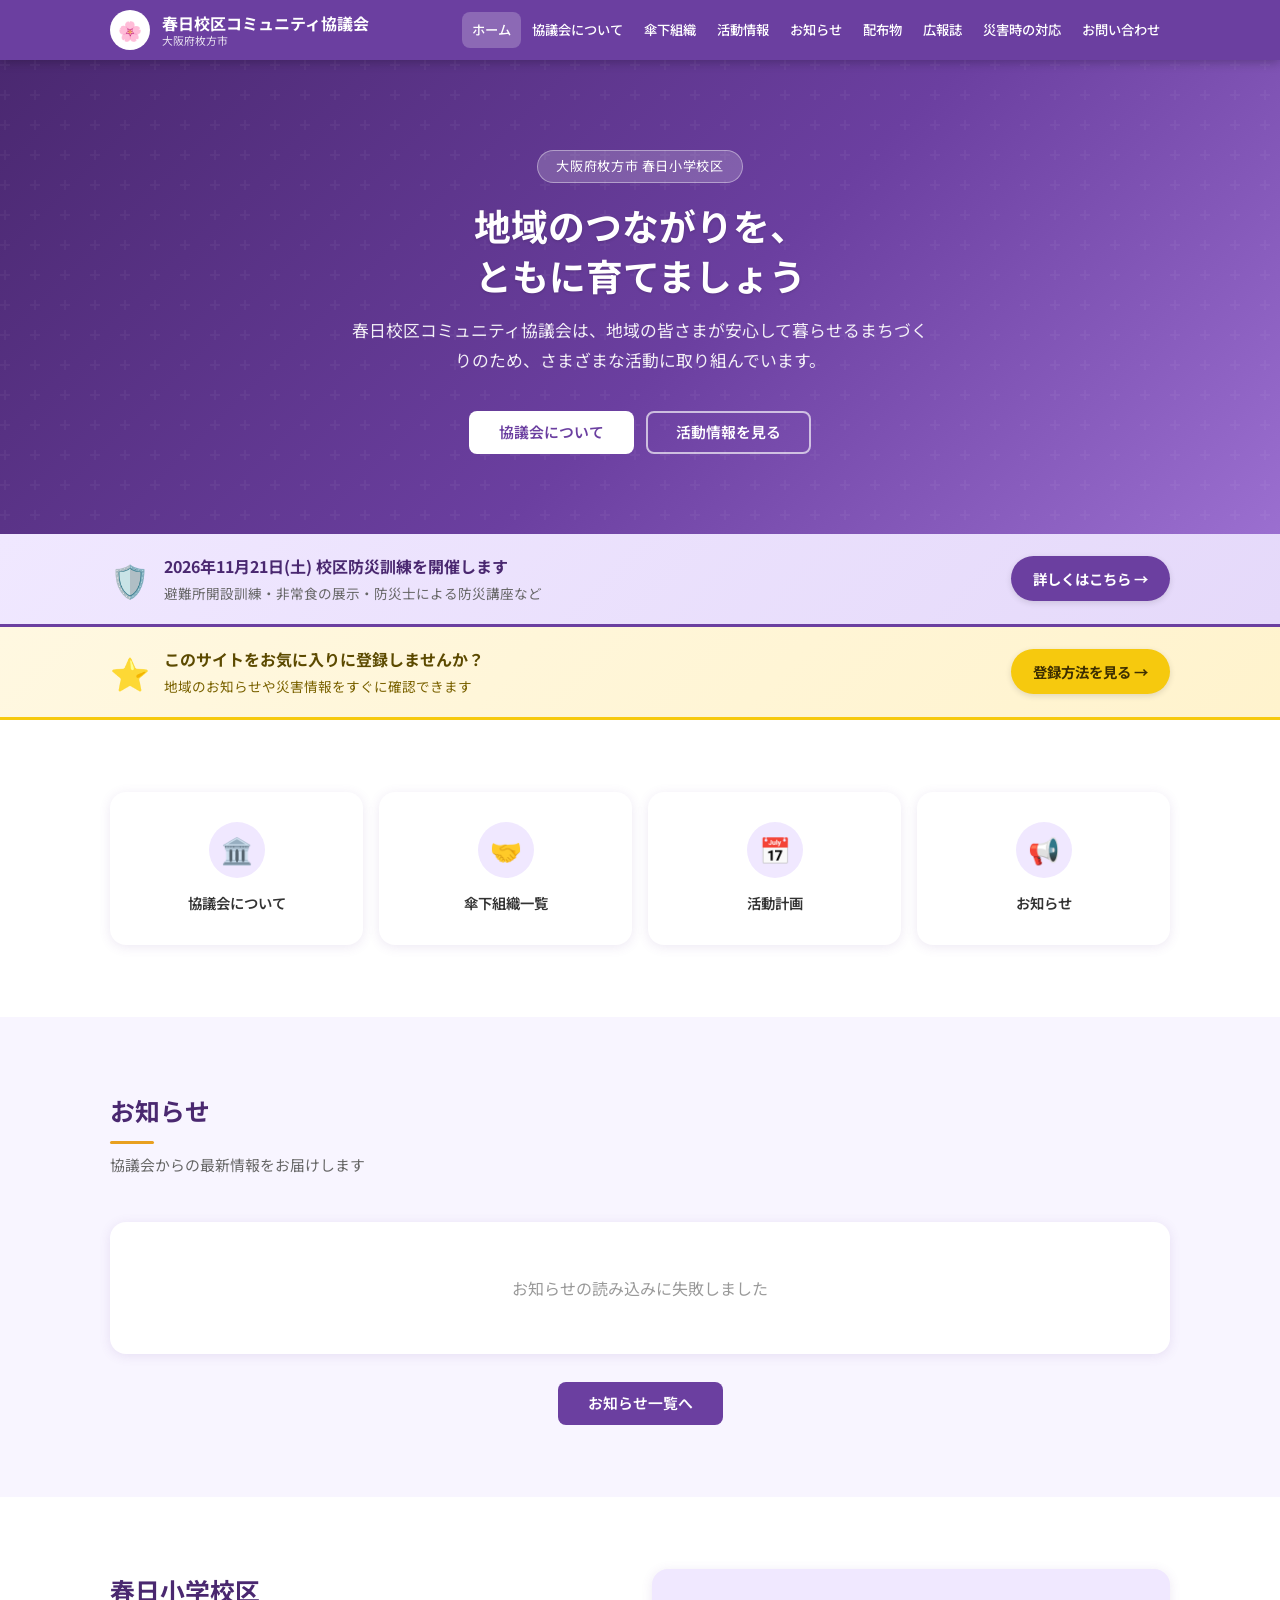
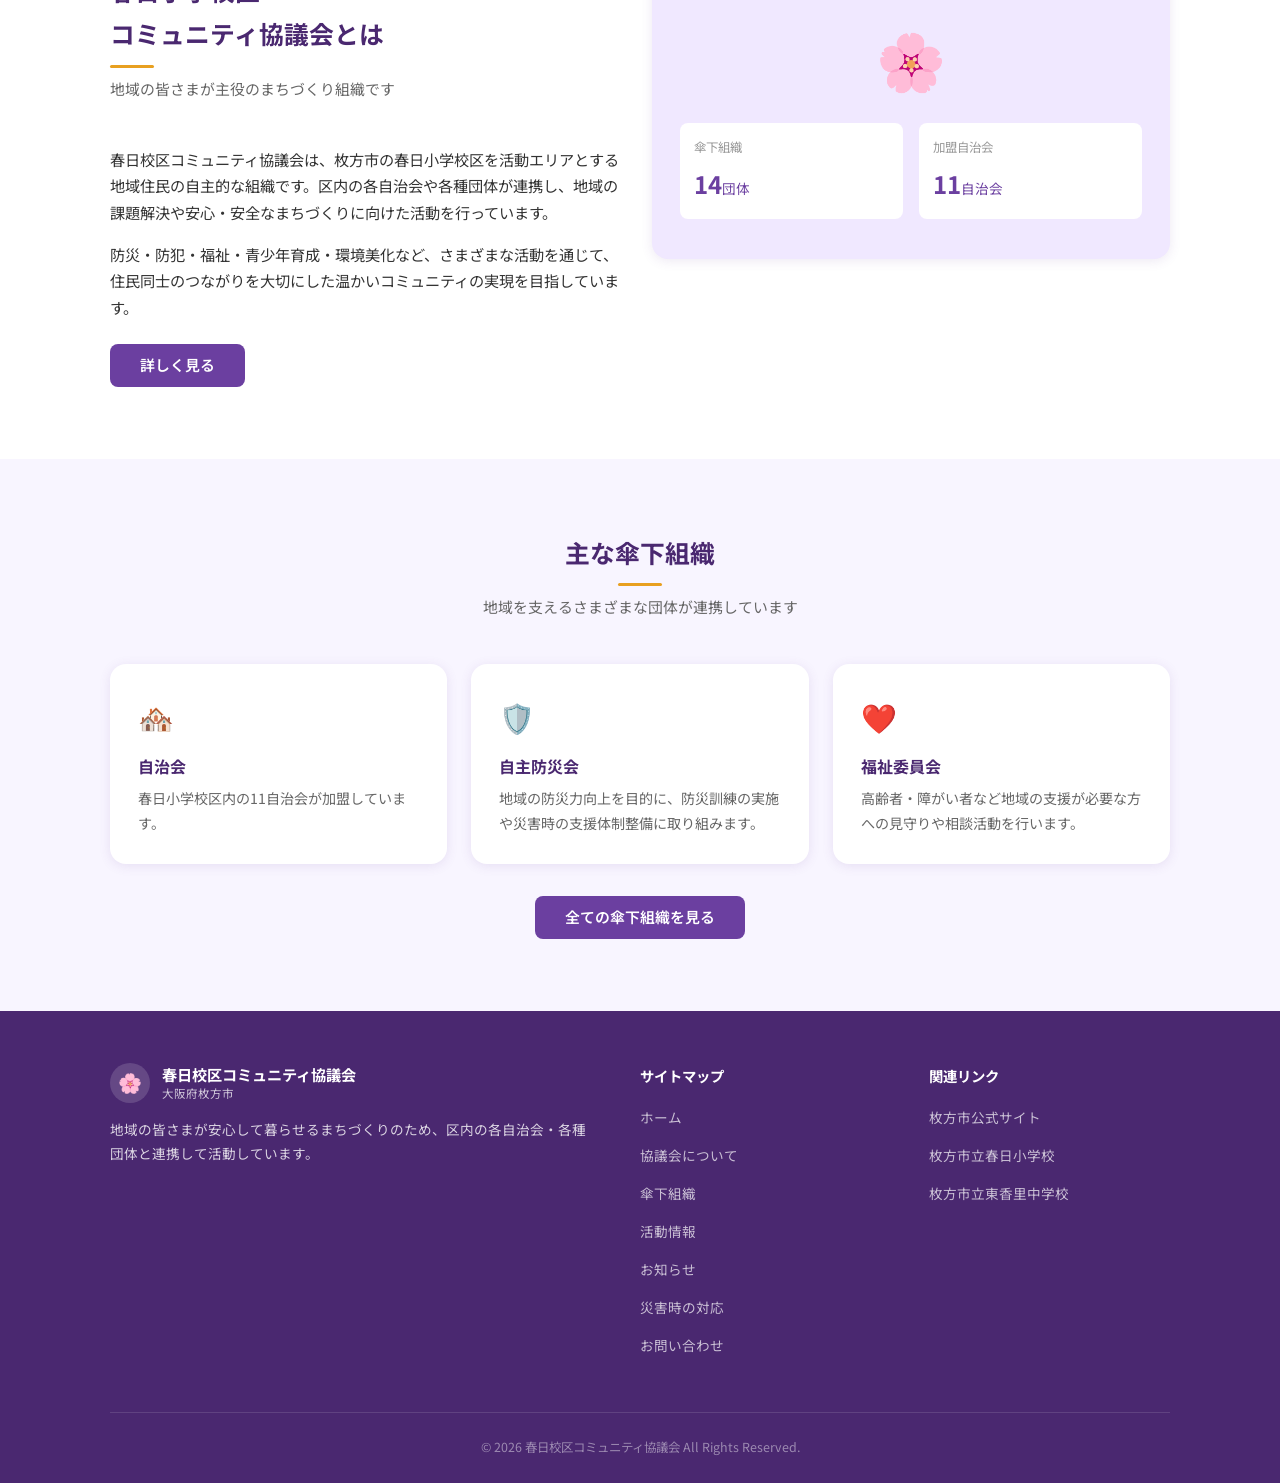
<file: index.html>
<!DOCTYPE html>
<html lang="ja">
<head>
  <meta charset="UTF-8">
  <meta name="viewport" content="width=device-width, initial-scale=1.0">
  <title>春日校区コミュニティ協議会</title>
  <meta name="description" content="大阪府枚方市 春日校区コミュニティ協議会の公式ウェブサイトです。地域の皆さまへのお知らせや活動情報を発信しています。">
  <link rel="canonical" href="https://hirakata-kasuga.github.io/">
  <link rel="preconnect" href="https://fonts.googleapis.com">
  <link href="https://fonts.googleapis.com/css2?family=Noto+Sans+JP:wght@400;500;700&display=swap" rel="stylesheet">
  <link rel="stylesheet" href="css/style.css">
  <script type="application/ld+json">
  {
    "@context": "https://schema.org",
    "@type": "Organization",
    "name": "春日校区コミュニティ協議会",
    "alternateName": "春日校区コミュニティ協議会（春日小学校区）",
    "url": "https://hirakata-kasuga.github.io/",
    "address": {
      "@type": "PostalAddress",
      "addressRegion": "大阪府",
      "addressLocality": "枚方市",
      "addressCountry": "JP"
    },
    "description": "大阪府枚方市 春日小学校区の地域住民組織。自治会・自主防災会・福祉委員会など傘下団体と連携し、防災・防犯・福祉・まちづくり活動を行っています。"
  }
  </script>
</head>
<body>

<!-- ── ヘッダー ── -->
<header class="site-header">
  <div class="header-inner">
    <a href="index.html" class="site-logo">
      <div class="logo-mark">🌸</div>
      <div class="logo-text">
        春日校区コミュニティ協議会
        <small>大阪府枚方市</small>
      </div>
    </a>
    <button class="nav-toggle" aria-label="メニューを開く" aria-expanded="false">
      <span></span><span></span><span></span>
    </button>
    <nav class="site-nav" aria-label="メインナビゲーション">
      <a href="index.html">ホーム</a>
      <a href="about.html">協議会について</a>
      <a href="organizations.html">傘下組織</a>
      <a href="activities.html">活動情報</a>
      <a href="news.html">お知らせ</a>
      <a href="haifubutsu.html">配布物</a>
      <a href="kouhou.html">広報誌</a>
      <a href="disaster.html">災害時の対応</a>
        <a href="contact.html">お問い合わせ</a>
    </nav>
  </div>
</header>

<!-- ── ヒーロー ── -->
<section class="hero">
  <div class="hero-content">
    <div class="hero-badge">大阪府枚方市 春日小学校区</div>
    <h1>地域のつながりを、<br>ともに育てましょう</h1>
    <p>春日校区コミュニティ協議会は、地域の皆さまが安心して暮らせるまちづくりのため、さまざまな活動に取り組んでいます。</p>
    <div class="hero-btns">
      <a href="about.html" class="btn btn-white">協議会について</a>
      <a href="activities.html" class="btn btn-outline">活動情報を見る</a>
    </div>
  </div>
</section>

<!-- ── 防災訓練告知バナー ── -->
<section style="background: linear-gradient(135deg, var(--primary-pale) 0%, #e5d9fa 100%); border-bottom: 3px solid var(--primary);">
  <div class="container" style="padding-top: 18px; padding-bottom: 18px;">
    <div style="display:flex; align-items:center; justify-content:space-between; flex-wrap:wrap; gap:12px;">
      <div style="display:flex; align-items:center; gap:14px;">
        <div style="font-size:2rem; line-height:1;">🛡️</div>
        <div>
          <div style="font-weight:700; color:var(--primary-dark); font-size:1rem;">2026年11月21日(土) 校区防災訓練を開催します</div>
          <div style="font-size:0.85rem; color:var(--text-light); margin-top:2px;">避難所開設訓練・非常食の展示・防災士による防災講座など</div>
        </div>
      </div>
      <a href="bousai-kunren.html" style="flex-shrink:0; background:var(--primary); color:white; font-weight:700; font-size:0.9rem; padding:10px 22px; border-radius:999px; text-decoration:none; white-space:nowrap; box-shadow:0 2px 6px rgba(0,0,0,0.12);">詳しくはこちら →</a>
    </div>
  </div>
</section>

<!-- ── お気に入り登録バナー ── -->
<section style="background: linear-gradient(135deg, #fff8e1 0%, #fff3cd 100%); border-bottom: 3px solid #f6c90e;">
  <div class="container" style="padding-top: 18px; padding-bottom: 18px;">
    <div style="display:flex; align-items:center; justify-content:space-between; flex-wrap:wrap; gap:12px;">
      <div style="display:flex; align-items:center; gap:14px;">
        <div style="font-size:2rem; line-height:1;">⭐</div>
        <div>
          <div style="font-weight:700; color:#5c4a00; font-size:1rem;">このサイトをお気に入りに登録しませんか？</div>
          <div style="font-size:0.85rem; color:#7a6200; margin-top:2px;">地域のお知らせや災害情報をすぐに確認できます</div>
        </div>
      </div>
      <a href="bookmark.html" style="flex-shrink:0; background:#f6c90e; color:#3d2e00; font-weight:700; font-size:0.9rem; padding:10px 22px; border-radius:999px; text-decoration:none; white-space:nowrap; box-shadow:0 2px 6px rgba(0,0,0,0.12);">登録方法を見る →</a>
    </div>
  </div>
</section>

<!-- ── クイックリンク ── -->
<section class="section">
  <div class="container">
    <div class="quick-links">
      <a href="about.html" class="quick-link">
        <div class="ql-icon">🏛️</div>
        <span>協議会について</span>
      </a>
      <a href="organizations.html" class="quick-link">
        <div class="ql-icon">🤝</div>
        <span>傘下組織一覧</span>
      </a>
      <a href="activities.html" class="quick-link">
        <div class="ql-icon">📅</div>
        <span>活動計画</span>
      </a>
      <a href="news.html" class="quick-link">
        <div class="ql-icon">📢</div>
        <span>お知らせ</span>
      </a>
    </div>
  </div>
</section>

<!-- ── お知らせ ── -->
<section class="section section-alt">
  <div class="container">
    <div class="section-head">
      <h2 class="section-title">お知らせ</h2>
      <p class="section-desc">協議会からの最新情報をお届けします</p>
    </div>

    <div class="card">
      <div id="indexNewsContainer"></div>
    </div>

    <div style="text-align:center; margin-top:28px;">
      <a href="news.html" class="btn btn-primary">お知らせ一覧へ</a>
    </div>
  </div>
</section>

<!-- ── 協議会紹介 ── -->
<section class="section">
  <div class="container">
    <div class="grid grid-2" style="align-items:start;">
      <div>
        <div class="section-head">
          <h2 class="section-title">春日小学校区<br>コミュニティ協議会とは</h2>
          <p class="section-desc">地域の皆さまが主役のまちづくり組織です</p>
        </div>
        <p style="margin-bottom:1em; font-size:0.95rem;">春日校区コミュニティ協議会は、枚方市の春日小学校区を活動エリアとする地域住民の自主的な組織です。区内の各自治会や各種団体が連携し、地域の課題解決や安心・安全なまちづくりに向けた活動を行っています。</p>
        <p style="margin-bottom:1em; font-size:0.95rem;">防災・防犯・福祉・青少年育成・環境美化など、さまざまな活動を通じて、住民同士のつながりを大切にした温かいコミュニティの実現を目指しています。</p>
        <a href="about.html" class="btn btn-primary" style="margin-top:8px;">詳しく見る</a>
      </div>
      <div>
        <div class="card" style="background:var(--primary-pale); border:none; text-align:center; padding:40px 28px;">
          <div style="font-size:3.5rem; margin-bottom:16px;">🌸</div>
          <div style="display:grid; grid-template-columns:1fr 1fr; gap:16px; text-align:left; margin-top:8px;">
            <div style="background:white; border-radius:var(--radius); padding:14px;">
              <div style="font-size:0.78rem; color:var(--text-muted); margin-bottom:4px;">傘下組織</div>
              <div style="font-size:1.5rem; font-weight:700; color:var(--primary);">14<span style="font-size:0.85rem; font-weight:400;">団体</span></div>
            </div>
            <div style="background:white; border-radius:var(--radius); padding:14px;">
              <div style="font-size:0.78rem; color:var(--text-muted); margin-bottom:4px;">加盟自治会</div>
              <div style="font-size:1.5rem; font-weight:700; color:var(--primary);">11<span style="font-size:0.85rem; font-weight:400;">自治会</span></div>
            </div>
          </div>
        </div>
      </div>
    </div>
  </div>
</section>

<!-- ── 傘下組織一部紹介 ── -->
<section class="section section-alt">
  <div class="container">
    <div class="section-head center">
      <h2 class="section-title">主な傘下組織</h2>
      <p class="section-desc">地域を支えるさまざまな団体が連携しています</p>
    </div>
    <div class="grid grid-3">
      <div class="card">
        <div style="font-size:1.8rem; margin-bottom:10px;">🏘️</div>
        <div style="font-weight:700; color:var(--primary-dark); margin-bottom:6px;">自治会</div>
        <p style="font-size:0.88rem; color:var(--text-light);">春日小学校区内の11自治会が加盟しています。</p>
      </div>
      <div class="card">
        <div style="font-size:1.8rem; margin-bottom:10px;">🛡️</div>
        <div style="font-weight:700; color:var(--primary-dark); margin-bottom:6px;">自主防災会</div>
        <p style="font-size:0.88rem; color:var(--text-light);">地域の防災力向上を目的に、防災訓練の実施や災害時の支援体制整備に取り組みます。</p>
      </div>
      <div class="card">
        <div style="font-size:1.8rem; margin-bottom:10px;">❤️</div>
        <div style="font-weight:700; color:var(--primary-dark); margin-bottom:6px;">福祉委員会</div>
        <p style="font-size:0.88rem; color:var(--text-light);">高齢者・障がい者など地域の支援が必要な方への見守りや相談活動を行います。</p>
      </div>
    </div>
    <div style="text-align:center; margin-top:32px;">
      <a href="organizations.html" class="btn btn-primary">全ての傘下組織を見る</a>
    </div>
  </div>
</section>

<!-- ── フッター ── -->
<footer class="site-footer">
  <div class="container">
    <div class="footer-grid">
      <div>
        <div class="footer-logo">
          <div class="logo-mark">🌸</div>
          <div class="footer-site-name">
            春日校区コミュニティ協議会
            <small>大阪府枚方市</small>
          </div>
        </div>
        <p class="footer-desc">地域の皆さまが安心して暮らせるまちづくりのため、区内の各自治会・各種団体と連携して活動しています。</p>
      </div>
      <div>
        <div class="footer-col-title">サイトマップ</div>
        <ul class="footer-nav">
          <li><a href="index.html">ホーム</a></li>
          <li><a href="about.html">協議会について</a></li>
          <li><a href="organizations.html">傘下組織</a></li>
          <li><a href="activities.html">活動情報</a></li>
          <li><a href="news.html">お知らせ</a></li>
          <li><a href="disaster.html">災害時の対応</a></li>
            <li><a href="contact.html">お問い合わせ</a></li>
        </ul>
      </div>
      <div>
        <div class="footer-col-title">関連リンク</div>
        <ul class="footer-nav">
          <li><a href="https://www.city.hirakata.osaka.jp/" target="_blank" rel="noopener">枚方市公式サイト</a></li>
            <li><a href="https://hirakata.schoolweb.ne.jp/2710043" target="_blank" rel="noopener">枚方市立春日小学校</a></li>
            <li><a href="https://hirakata.schoolweb.ne.jp/2720035" target="_blank" rel="noopener">枚方市立東香里中学校</a></li>
        </ul>
      </div>
    </div>
    <div class="footer-bottom">
      <p>&copy; 2026 春日校区コミュニティ協議会 All Rights Reserved.</p>
    </div>
  </div>
</footer>

<script src="js/config.js"></script>
<script src="js/sheets.js"></script>
<script src="js/main.js"></script>
<script src="js/index.js"></script>
</body>
</html>
</file>
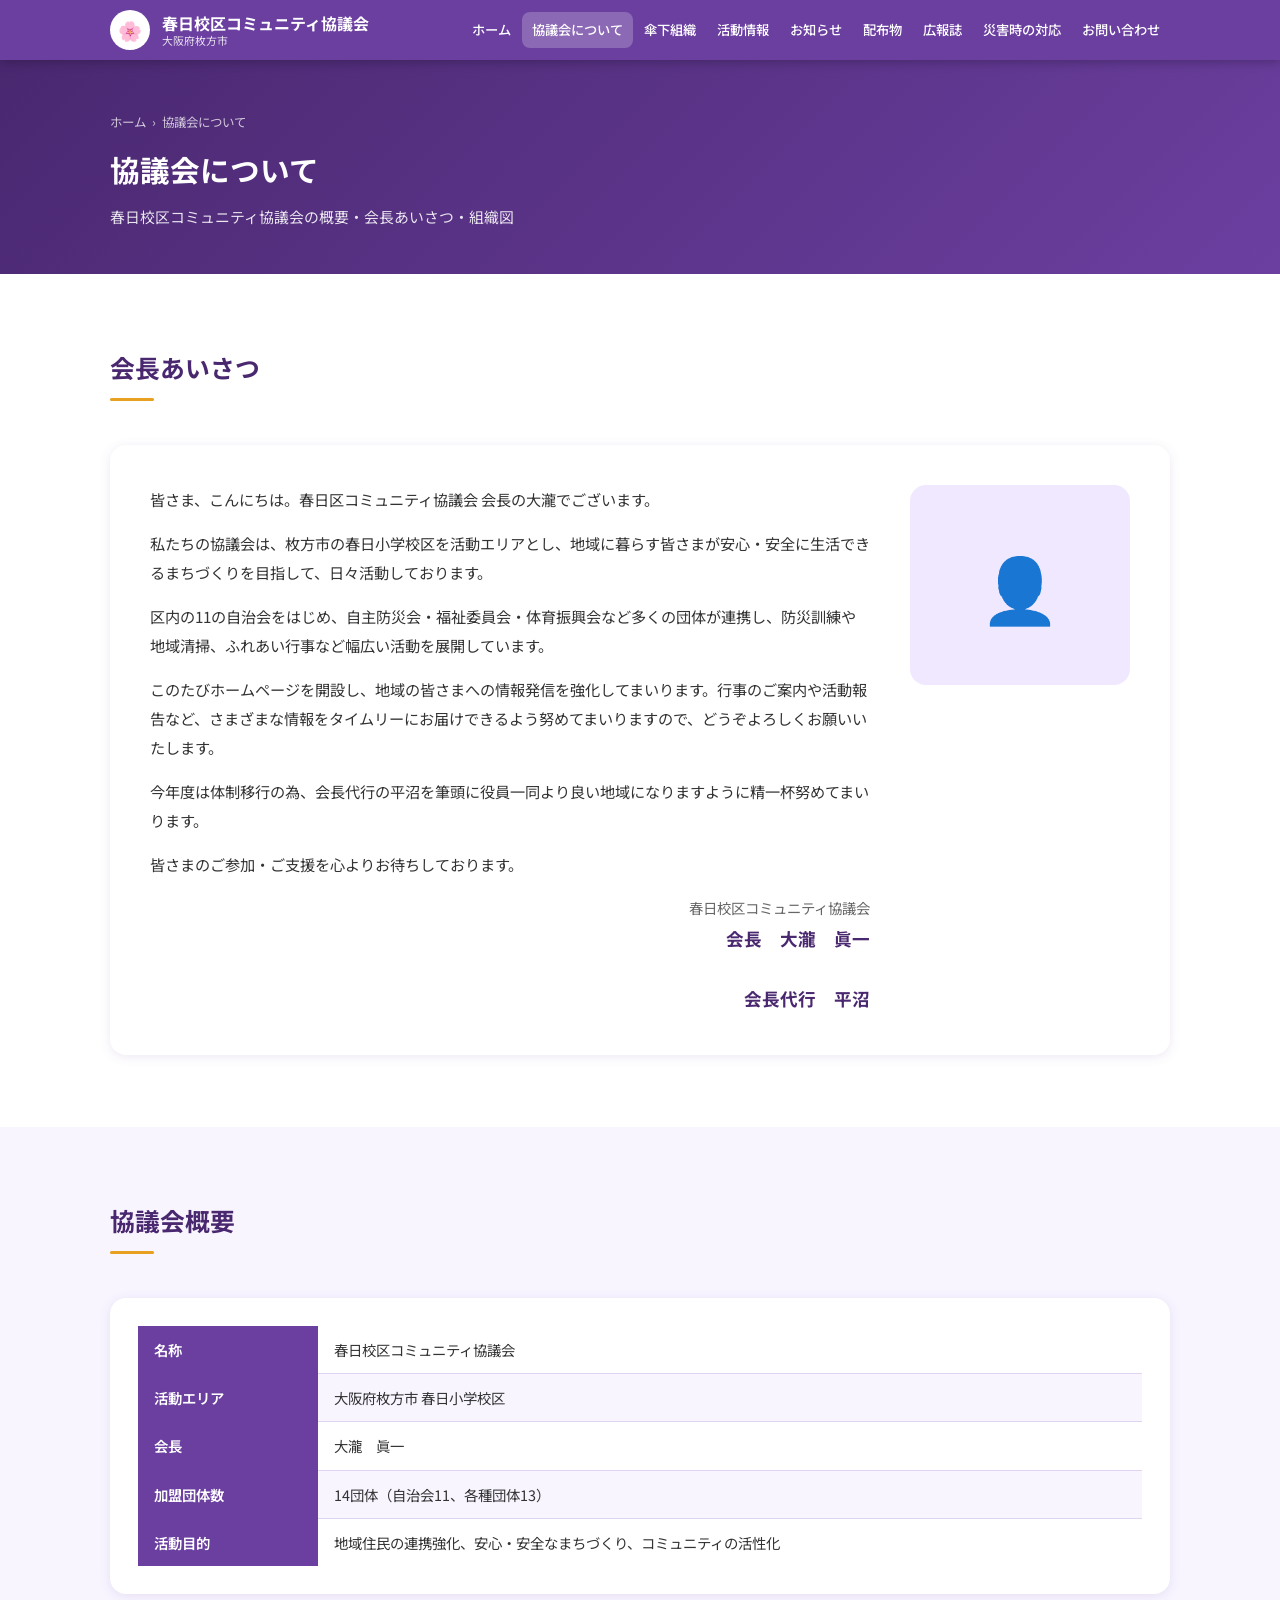
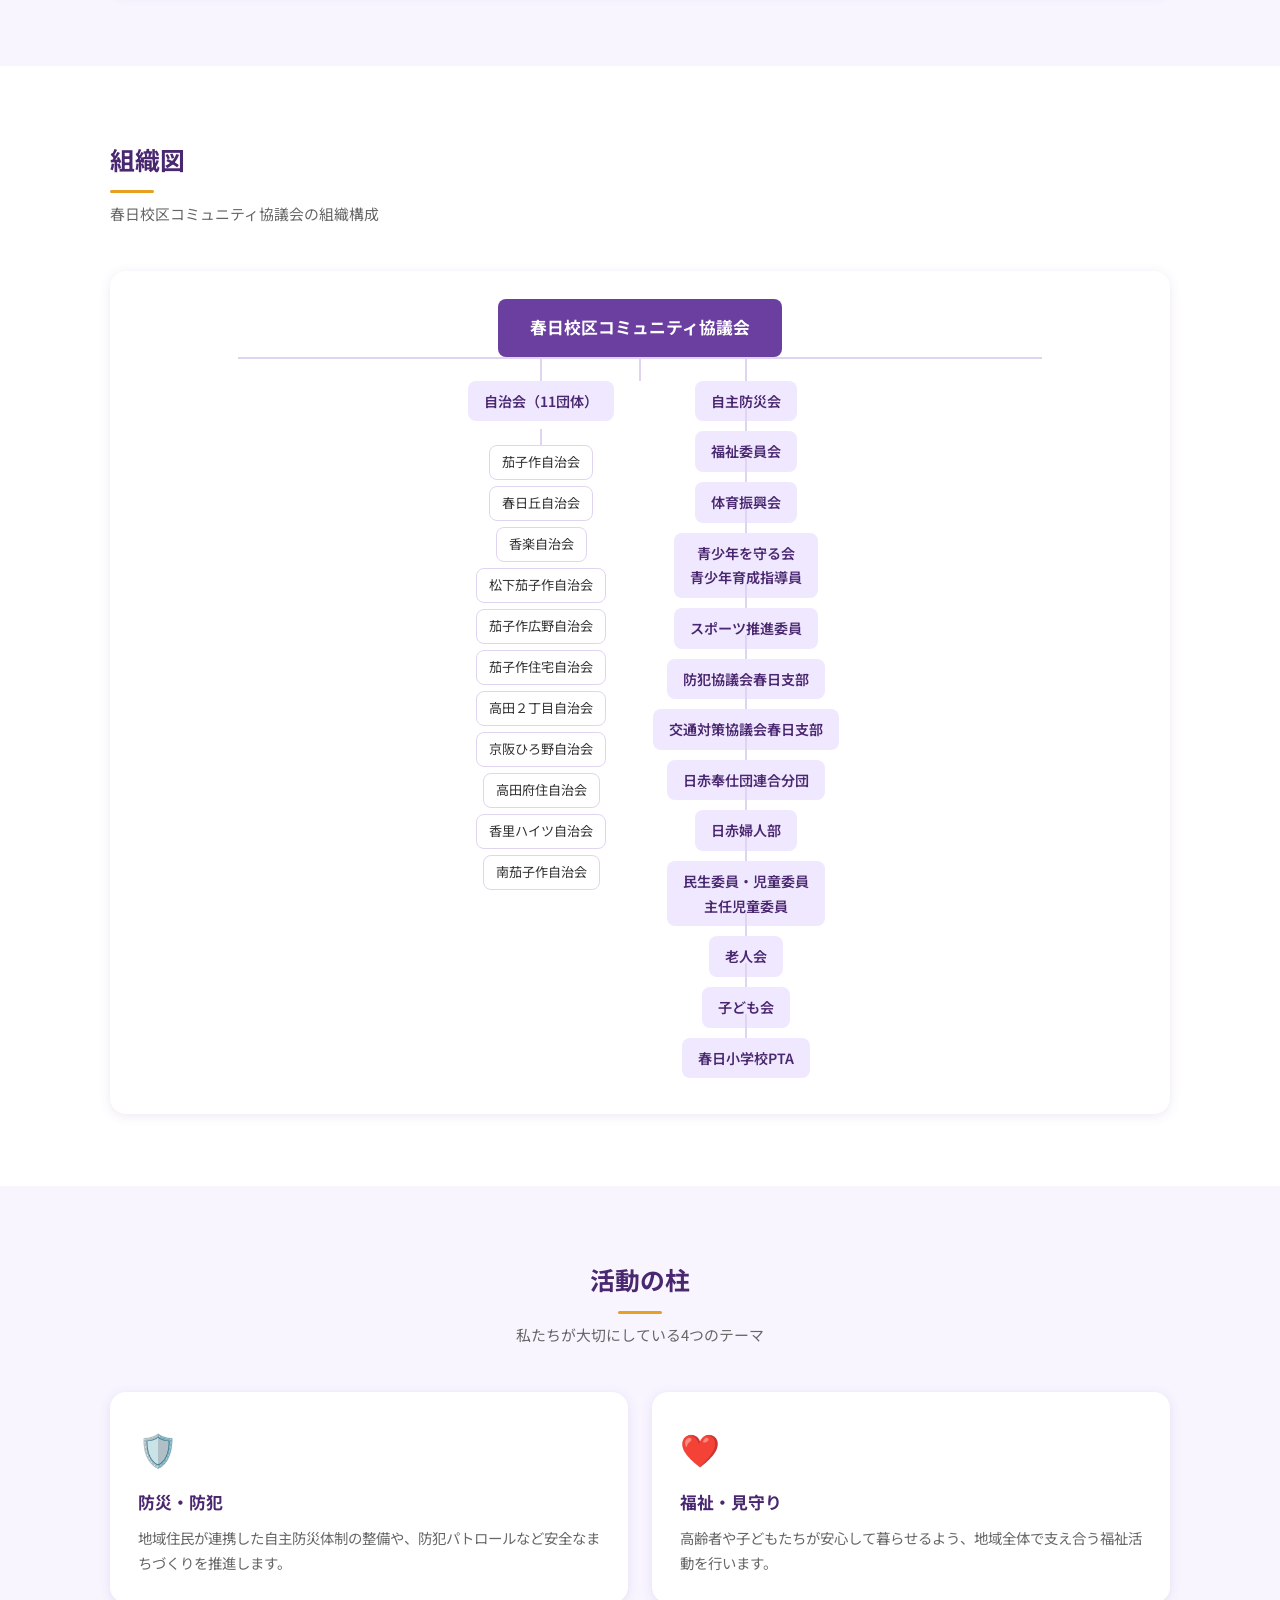
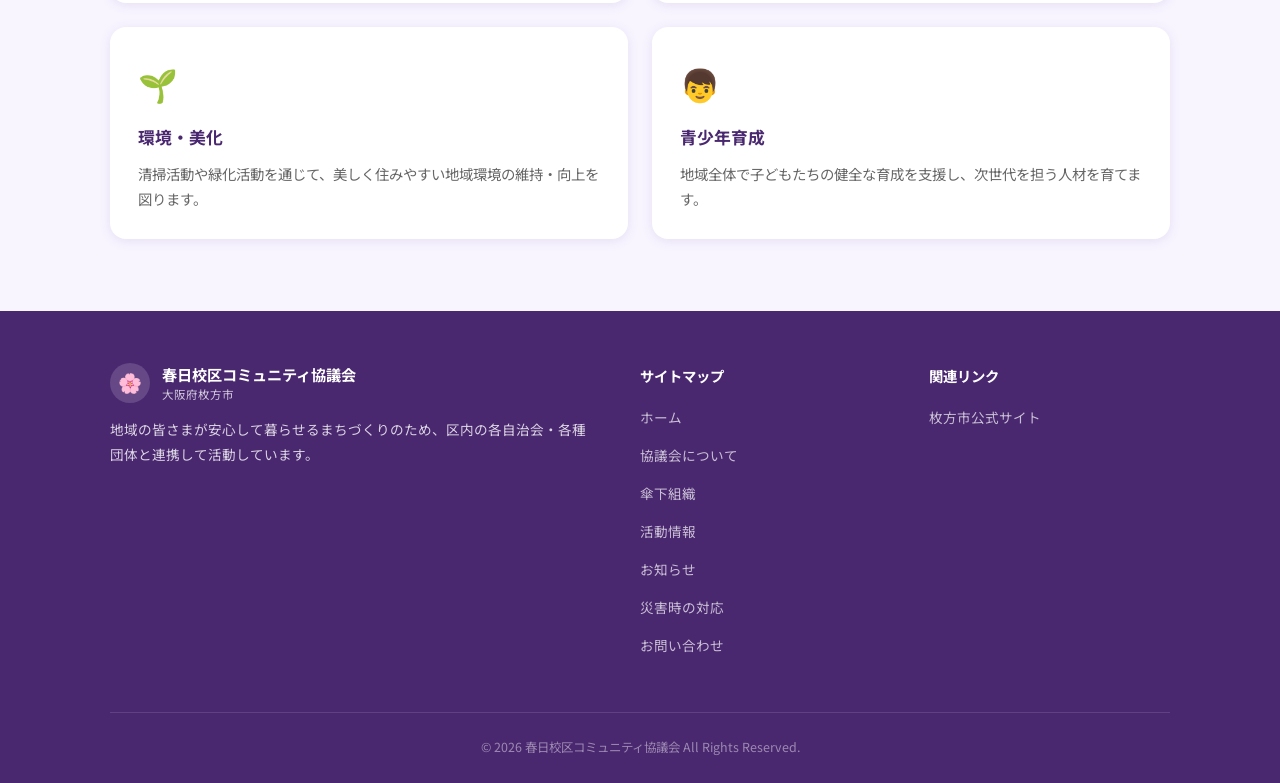
<file: about.html>
<!DOCTYPE html>
<html lang="ja">

<head>
  <meta charset="UTF-8">
  <meta name="viewport" content="width=device-width, initial-scale=1.0">
  <title>協議会について | 春日校区コミュニティ協議会</title>
  <meta name="description" content="春日校区コミュニティ協議会の概要、会長あいさつ、組織図をご紹介します。">
  <link rel="canonical" href="https://hirakata-kasuga.github.io/about.html">
  <link rel="preconnect" href="https://fonts.googleapis.com">
  <link href="https://fonts.googleapis.com/css2?family=Noto+Sans+JP:wght@400;500;700&display=swap" rel="stylesheet">
  <link rel="stylesheet" href="css/style.css">
</head>

<body>

  <header class="site-header">
    <div class="header-inner">
      <a href="index.html" class="site-logo">
        <div class="logo-mark">🌸</div>
        <div class="logo-text">
          春日校区コミュニティ協議会
          <small>大阪府枚方市</small>
        </div>
      </a>
      <button class="nav-toggle" aria-label="メニューを開く" aria-expanded="false">
        <span></span><span></span><span></span>
      </button>
      <nav class="site-nav">
        <a href="index.html">ホーム</a>
        <a href="about.html">協議会について</a>
        <a href="organizations.html">傘下組織</a>
        <a href="activities.html">活動情報</a>
        <a href="news.html">お知らせ</a>
        <a href="haifubutsu.html">配布物</a>
        <a href="kouhou.html">広報誌</a>
        <a href="disaster.html">災害時の対応</a>
        <a href="contact.html">お問い合わせ</a>
      </nav>
    </div>
  </header>

  <div class="page-header">
    <div class="container">
      <div class="breadcrumb"><a href="index.html">ホーム</a><span>›</span>協議会について</div>
      <h1>協議会について</h1>
      <p>春日校区コミュニティ協議会の概要・会長あいさつ・組織図</p>
    </div>
  </div>

  <!-- ── 会長あいさつ ── -->
  <section class="section">
    <div class="container">
      <div class="section-head">
        <h2 class="section-title">会長あいさつ</h2>
      </div>

      <div class="greeting-card">
        <div class="greeting-text">
          <p>皆さま、こんにちは。春日区コミュニティ協議会 会長の大瀧でございます。</p>
          <p>私たちの協議会は、枚方市の春日小学校区を活動エリアとし、地域に暮らす皆さまが安心・安全に生活できるまちづくりを目指して、日々活動しております。</p>
          <p>区内の11の自治会をはじめ、自主防災会・福祉委員会・体育振興会など多くの団体が連携し、防災訓練や地域清掃、ふれあい行事など幅広い活動を展開しています。</p>
          <p>このたびホームページを開設し、地域の皆さまへの情報発信を強化してまいります。行事のご案内や活動報告など、さまざまな情報をタイムリーにお届けできるよう努めてまいりますので、どうぞよろしくお願いいたします。</p>
          <p>今年度は体制移行の為、会長代行の平沼を筆頭に役員一同より良い地域になりますように精一杯努めてまいります。</p>
          <p>皆さまのご参加・ご支援を心よりお待ちしております。</p>
          <div class="greeting-sign">
            春日校区コミュニティ協議会<br>
            <strong>会長　大瀧　眞一</strong><br>
            <strong>会長代行　平沼</strong>
          </div>
        </div>
        <div class="greeting-img">👤</div>
      </div>
    </div>
  </section>

  <!-- ── 協議会概要 ── -->
  <section class="section section-alt">
    <div class="container">
      <div class="section-head">
        <h2 class="section-title">協議会概要</h2>
      </div>
      <div class="card">
        <div class="table-wrap">
          <table>
            <tr>
              <th style="width:180px;">名称</th>
              <td>春日校区コミュニティ協議会</td>
            </tr>
            <tr>
              <th>活動エリア</th>
              <td>大阪府枚方市 春日小学校区</td>
            </tr>
            <tr>
              <th>会長</th>
              <td>大瀧　眞一</td>
            </tr>
            <tr>
              <th>加盟団体数</th>
              <td>14団体（自治会11、各種団体13）</td>
            </tr>
            <tr>
              <th>活動目的</th>
              <td>地域住民の連携強化、安心・安全なまちづくり、コミュニティの活性化</td>
            </tr>
          </table>
        </div>
      </div>
    </div>
  </section>

  <!-- ── 組織図 ── -->
  <section class="section">
    <div class="container">
      <div class="section-head">
        <h2 class="section-title">組織図</h2>
        <p class="section-desc">春日校区コミュニティ協議会の組織構成</p>
      </div>

      <div class="card">
        <div class="org-wrap">
          <div class="org-chart">

            <!-- トップ -->
            <div class="org-top">
              <div class="org-box-main">春日校区コミュニティ協議会</div>
            </div>

            <!-- 傘下一覧 -->
            <div class="org-row">

              <!-- 自治会（子要素あり） -->
              <div class="org-col" style="min-width:200px;">
                <div class="org-box-sub">自治会（11団体）</div>
                <div class="org-leaves">
                  <div class="org-box-leaf">茄子作自治会</div>
                  <div class="org-box-leaf">春日丘自治会</div>
                  <div class="org-box-leaf">香楽自治会</div>
                  <div class="org-box-leaf">松下茄子作自治会</div>
                  <div class="org-box-leaf">茄子作広野自治会</div>
                  <div class="org-box-leaf">茄子作住宅自治会</div>
                  <div class="org-box-leaf">高田２丁目自治会</div>
                  <div class="org-box-leaf">京阪ひろ野自治会</div>
                  <div class="org-box-leaf">高田府住自治会</div>
                  <div class="org-box-leaf">香里ハイツ自治会</div>
                  <div class="org-box-leaf">南茄子作自治会</div>
                </div>
              </div>

              <!-- 各種団体 -->
              <div style="display:flex; flex-direction:column; gap:10px; padding-top:0;">
                <div class="org-col">
                  <div class="org-box-sub">自主防災会</div>
                </div>
                <div class="org-col">
                  <div class="org-box-sub">福祉委員会</div>
                </div>
                <div class="org-col">
                  <div class="org-box-sub">体育振興会</div>
                </div>
                <div class="org-col">
                  <div class="org-box-sub">青少年を守る会<br>青少年育成指導員</div>
                </div>
                <div class="org-col">
                  <div class="org-box-sub">スポーツ推進委員</div>
                </div>
                <div class="org-col">
                  <div class="org-box-sub">防犯協議会春日支部</div>
                </div>
                <div class="org-col">
                  <div class="org-box-sub">交通対策協議会春日支部</div>
                </div>
                <div class="org-col">
                  <div class="org-box-sub">日赤奉仕団連合分団</div>
                </div>
                <div class="org-col">
                  <div class="org-box-sub">日赤婦人部</div>
                </div>
                <div class="org-col">
                  <div class="org-box-sub">民生委員・児童委員<br>主任児童委員</div>
                </div>
                <div class="org-col">
                  <div class="org-box-sub">老人会</div>
                </div>
                <div class="org-col">
                  <div class="org-box-sub">子ども会</div>
                </div>
                <div class="org-col">
                  <div class="org-box-sub">春日小学校PTA</div>
                </div>
              </div>

            </div>
          </div>
        </div>
      </div>
    </div>
  </section>

  <!-- ── 活動理念 ── -->
  <section class="section section-alt">
    <div class="container">
      <div class="section-head center">
        <h2 class="section-title">活動の柱</h2>
        <p class="section-desc">私たちが大切にしている4つのテーマ</p>
      </div>
      <div class="grid grid-2">
        <div class="card">
          <div style="font-size:2rem; margin-bottom:12px;">🛡️</div>
          <div style="font-weight:700; color:var(--primary-dark); font-size:1.05rem; margin-bottom:8px;">防災・防犯</div>
          <p style="font-size:0.9rem; color:var(--text-light);">地域住民が連携した自主防災体制の整備や、防犯パトロールなど安全なまちづくりを推進します。</p>
        </div>
        <div class="card">
          <div style="font-size:2rem; margin-bottom:12px;">❤️</div>
          <div style="font-weight:700; color:var(--primary-dark); font-size:1.05rem; margin-bottom:8px;">福祉・見守り</div>
          <p style="font-size:0.9rem; color:var(--text-light);">高齢者や子どもたちが安心して暮らせるよう、地域全体で支え合う福祉活動を行います。</p>
        </div>
        <div class="card">
          <div style="font-size:2rem; margin-bottom:12px;">🌱</div>
          <div style="font-weight:700; color:var(--primary-dark); font-size:1.05rem; margin-bottom:8px;">環境・美化</div>
          <p style="font-size:0.9rem; color:var(--text-light);">清掃活動や緑化活動を通じて、美しく住みやすい地域環境の維持・向上を図ります。</p>
        </div>
        <div class="card">
          <div style="font-size:2rem; margin-bottom:12px;">👦</div>
          <div style="font-weight:700; color:var(--primary-dark); font-size:1.05rem; margin-bottom:8px;">青少年育成</div>
          <p style="font-size:0.9rem; color:var(--text-light);">地域全体で子どもたちの健全な育成を支援し、次世代を担う人材を育てます。</p>
        </div>
      </div>
    </div>
  </section>

  <footer class="site-footer">
    <div class="container">
      <div class="footer-grid">
        <div>
          <div class="footer-logo">
            <div class="logo-mark">🌸</div>
            <div class="footer-site-name">
              春日校区コミュニティ協議会
              <small>大阪府枚方市</small>
            </div>
          </div>
          <p class="footer-desc">地域の皆さまが安心して暮らせるまちづくりのため、区内の各自治会・各種団体と連携して活動しています。</p>
        </div>
        <div>
          <div class="footer-col-title">サイトマップ</div>
          <ul class="footer-nav">
            <li><a href="index.html">ホーム</a></li>
            <li><a href="about.html">協議会について</a></li>
            <li><a href="organizations.html">傘下組織</a></li>
            <li><a href="activities.html">活動情報</a></li>
            <li><a href="news.html">お知らせ</a></li>
            <li><a href="disaster.html">災害時の対応</a></li>
            <li><a href="contact.html">お問い合わせ</a></li>
          </ul>
        </div>
        <div>
          <div class="footer-col-title">関連リンク</div>
          <ul class="footer-nav">
            <li><a href="https://www.city.hirakata.osaka.jp/" target="_blank" rel="noopener">枚方市公式サイト</a></li>
          </ul>
        </div>
      </div>
      <div class="footer-bottom">
        <p>&copy; 2026 春日校区コミュニティ協議会 All Rights Reserved.</p>
      </div>
    </div>
  </footer>

  <script src="js/main.js"></script>
</body>

</html>
</file>
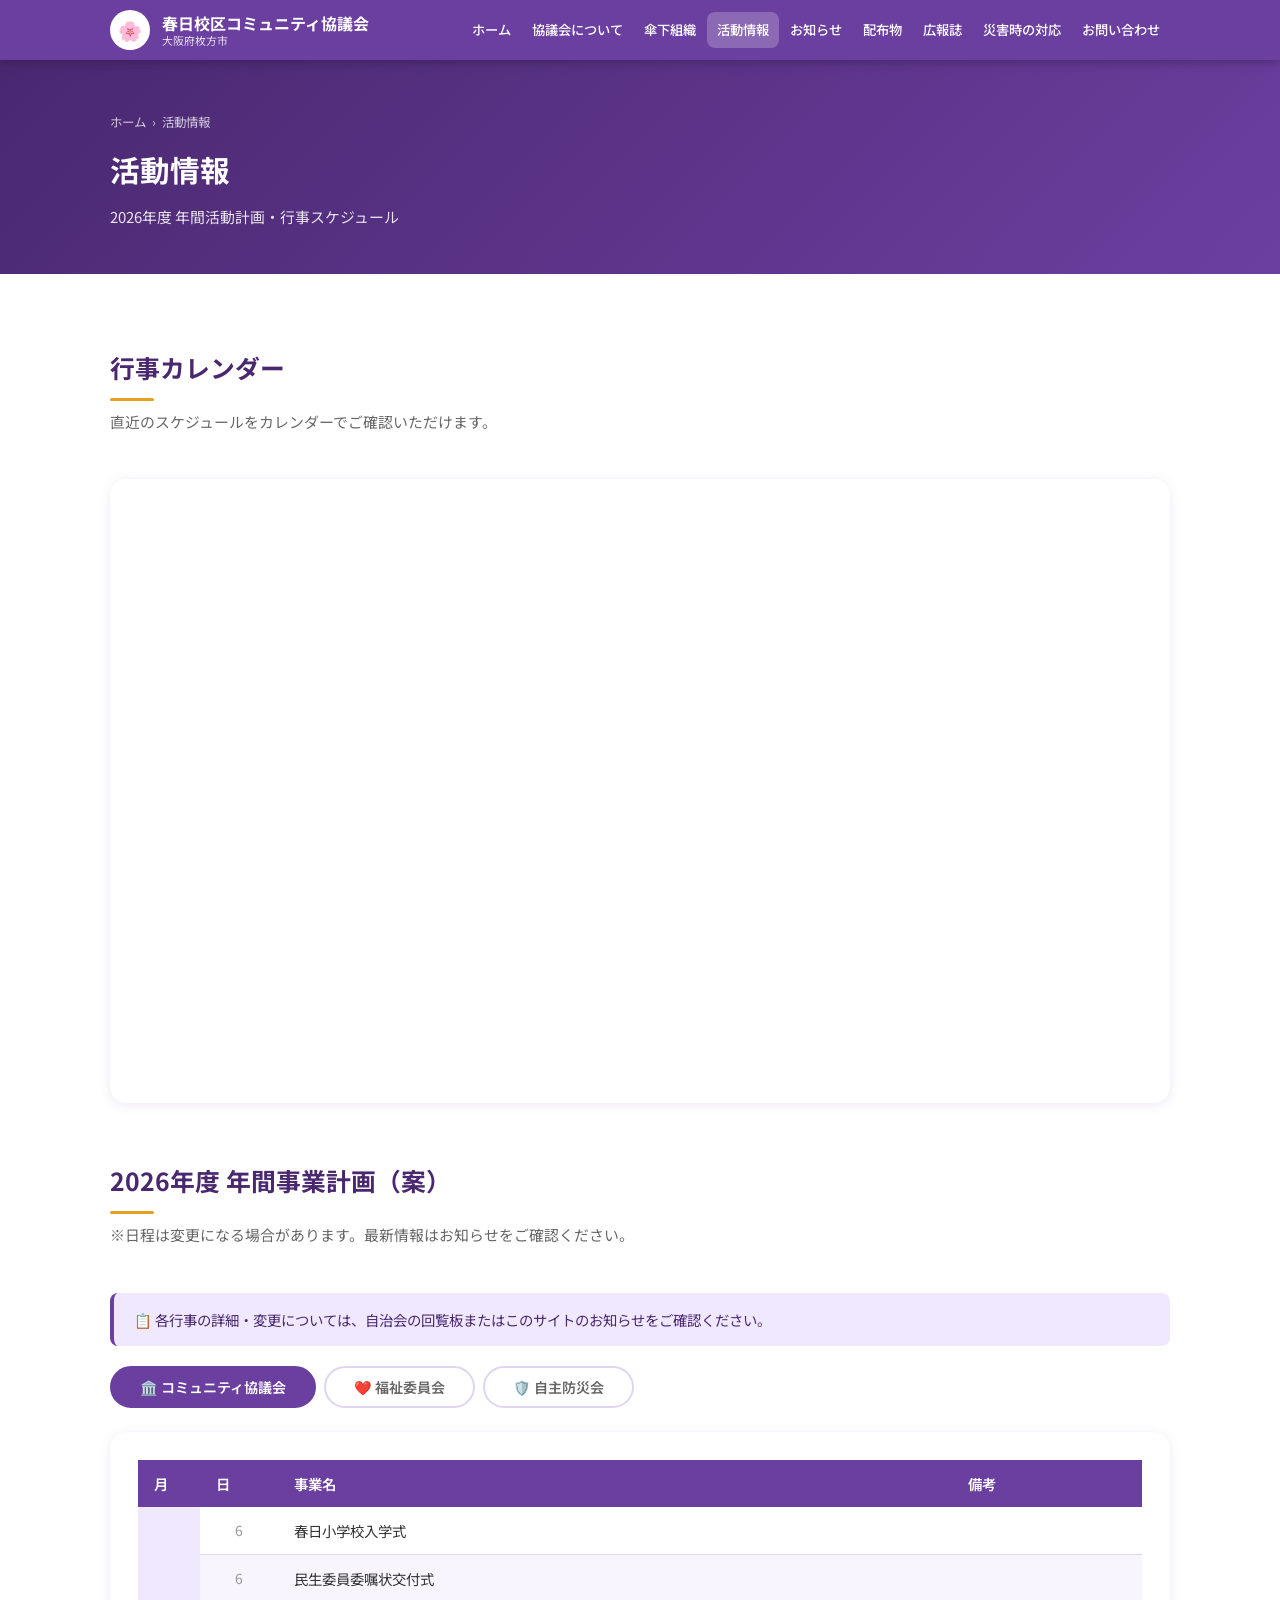
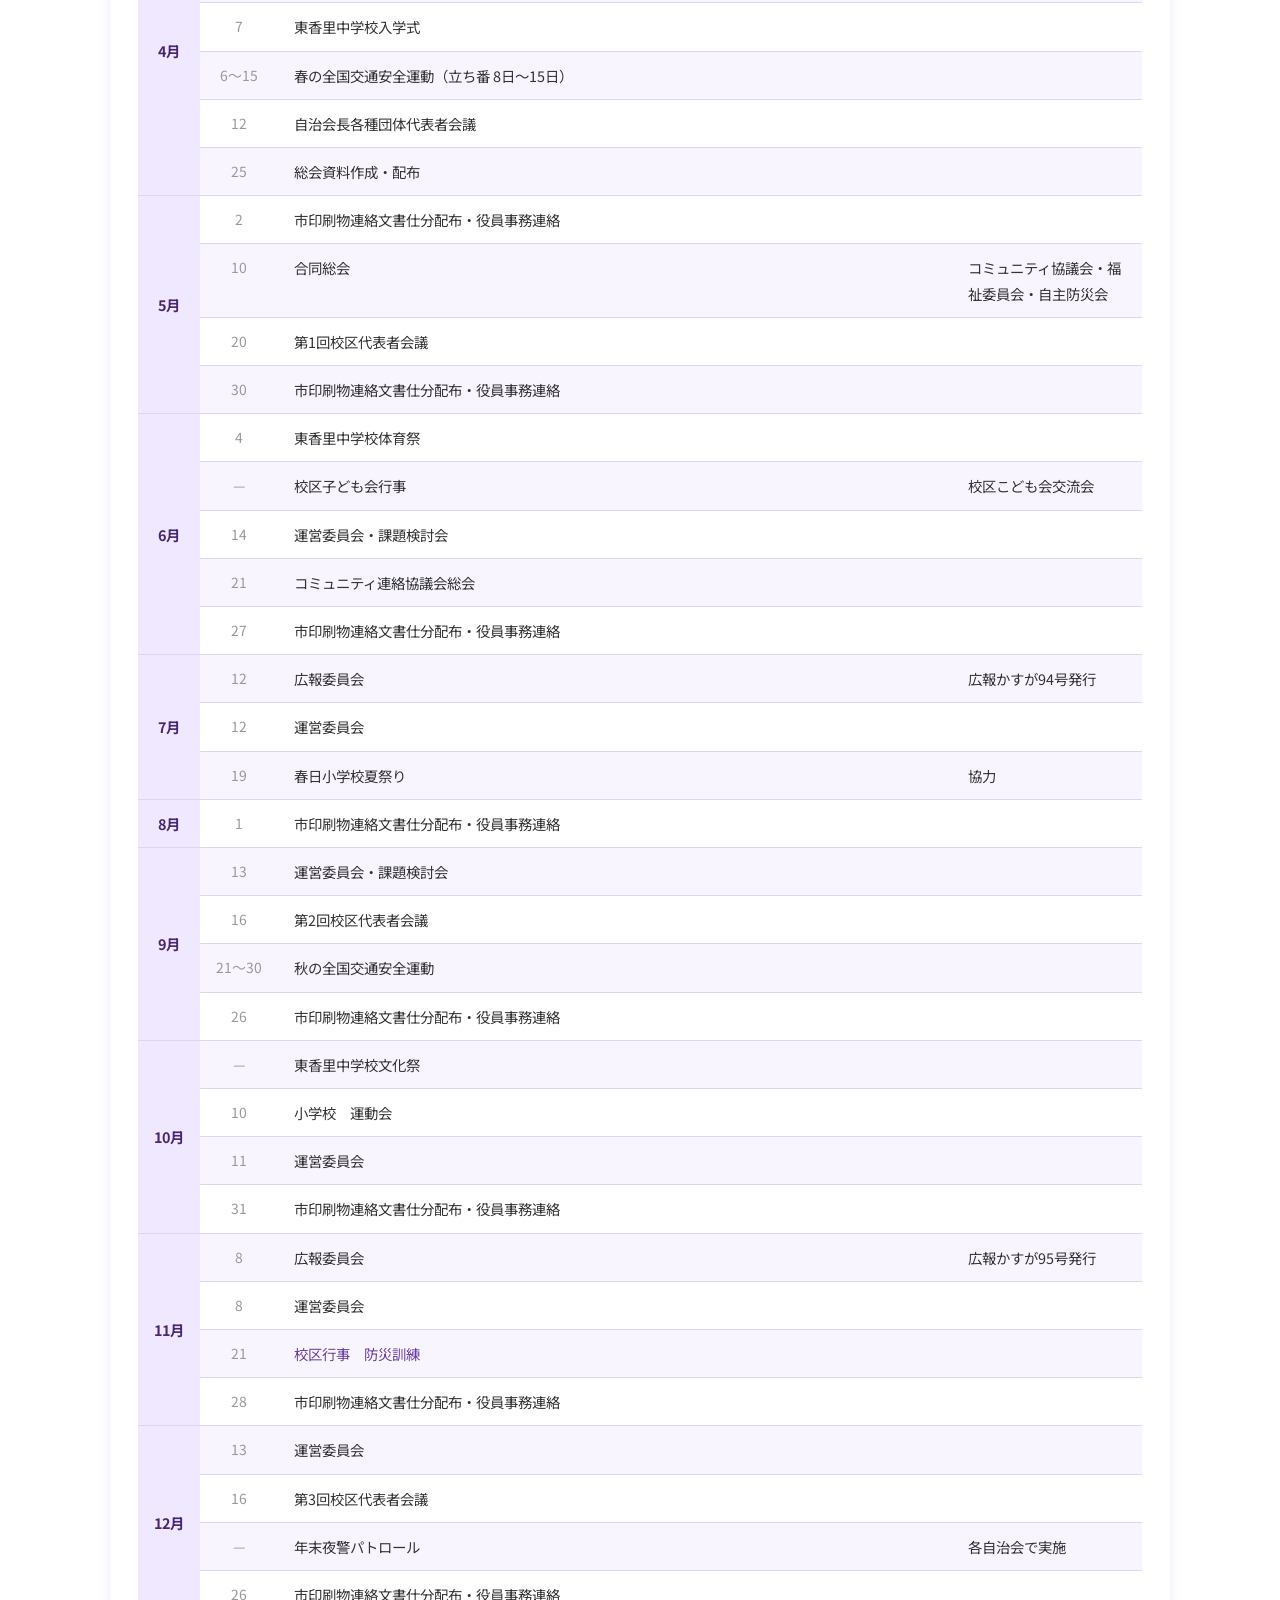
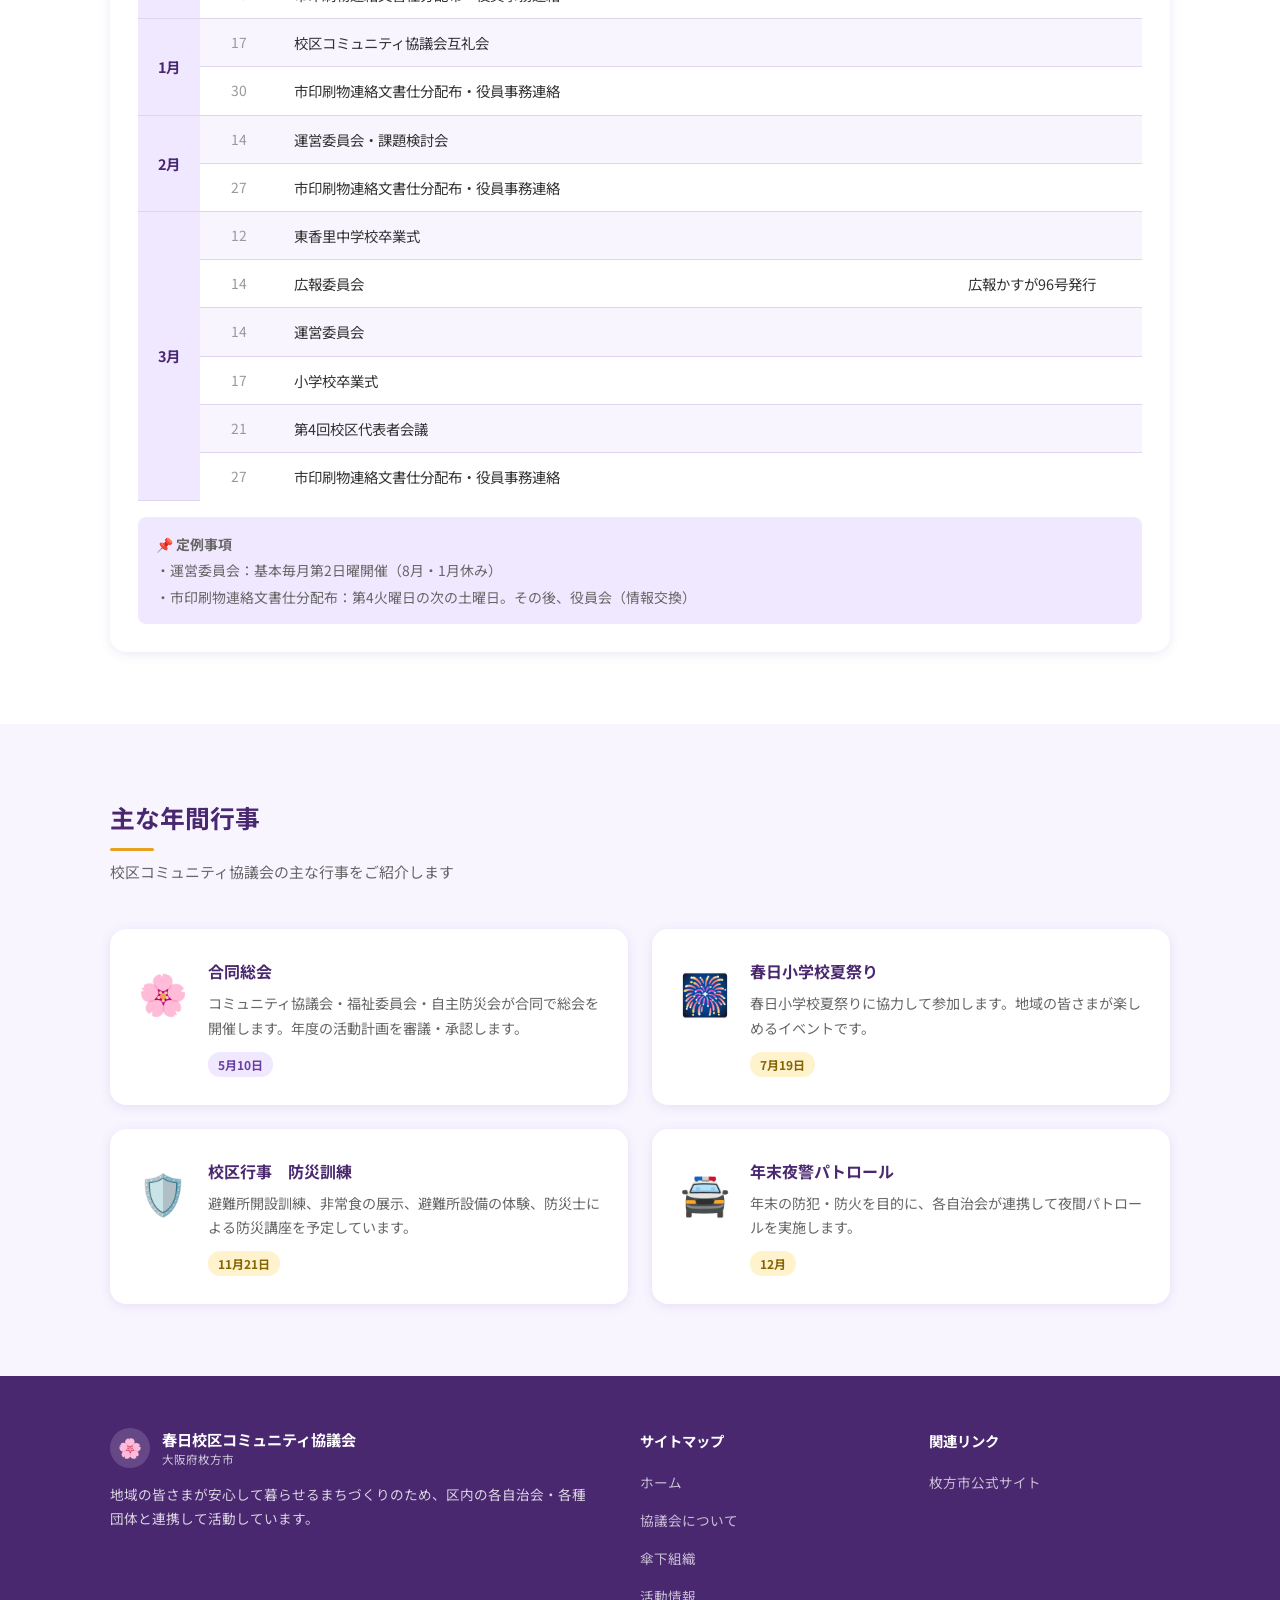
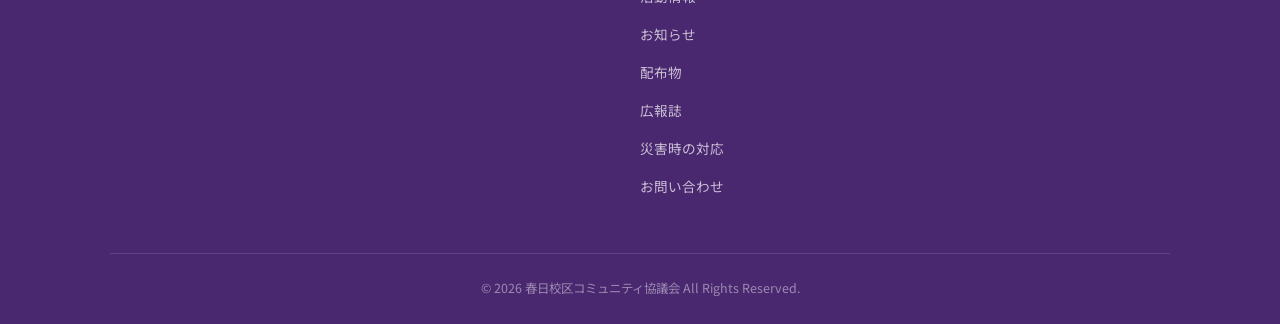
<file: activities.html>
<!DOCTYPE html>
<html lang="ja">
<head>
  <meta charset="UTF-8">
  <meta name="viewport" content="width=device-width, initial-scale=1.0">
  <title>活動情報 | 春日校区コミュニティ協議会</title>
  <meta name="description" content="春日校区コミュニティ協議会の年間活動計画と活動報告をご紹介します。">
  <link rel="canonical" href="https://hirakata-kasuga.github.io/activities.html">
  <link rel="preconnect" href="https://fonts.googleapis.com">
  <link href="https://fonts.googleapis.com/css2?family=Noto+Sans+JP:wght@400;500;700&display=swap" rel="stylesheet">
  <link rel="stylesheet" href="css/style.css">
  <style>
    /* ── タブ ── */
    .plan-tabs {
      display: flex;
      gap: 8px;
      margin-bottom: 24px;
      flex-wrap: wrap;
    }
    .plan-tab-btn {
      padding: 9px 28px;
      border-radius: 24px;
      border: 2px solid var(--border);
      background: white;
      color: var(--text-light);
      font-size: 0.88rem;
      font-weight: 600;
      cursor: pointer;
      font-family: var(--font);
      transition: all var(--transition);
    }
    .plan-tab-btn.active,
    .plan-tab-btn:hover {
      border-color: var(--primary);
      background: var(--primary);
      color: white;
    }
    .plan-tab-content { display: none; }
    .plan-tab-content.active { display: block; }

    /* ── スケジュール表 ── */
    .schedule-table .month-cell {
      font-weight: 700;
      text-align: center;
      white-space: nowrap;
      color: var(--primary-dark);
      background: var(--primary-pale) !important;
      vertical-align: middle;
    }
    .schedule-table .date-cell {
      text-align: center;
      white-space: nowrap;
      font-size: 0.87rem;
      color: var(--text-muted);
    }
    .schedule-table .note-cell {
      font-size: 0.83rem;
      color: var(--text-muted);
    }

    /* ── 注記ボックス ── */
    .note-box {
      background: var(--primary-pale);
      border-radius: var(--radius);
      padding: 14px 18px;
      margin-top: 16px;
      font-size: 0.87rem;
      color: var(--text-light);
      line-height: 1.9;
    }

    /* ── Googleカレンダー ── */
    .calendar-wrap {
      background: white;
      border-radius: var(--radius-lg);
      padding: 12px;
      box-shadow: var(--shadow);
      margin-bottom: 48px;
    }
    .calendar-iframe-container {
      width: 100%;
      height: 600px;
      border-radius: var(--radius);
      overflow: hidden;
    }
    .calendar-iframe-container iframe {
      width: 100%;
      height: 100%;
      border: 0;
    }
    @media (max-width: 768px) {
      .calendar-wrap {
        padding: 8px;
        margin-bottom: 36px;
      }
      .calendar-iframe-container {
        height: 450px;
      }
    }
  </style>
</head>
<body>

<header class="site-header">
  <div class="header-inner">
    <a href="index.html" class="site-logo">
      <div class="logo-mark">🌸</div>
      <div class="logo-text">春日校区コミュニティ協議会<small>大阪府枚方市</small></div>
    </a>
    <button class="nav-toggle" aria-label="メニューを開く" aria-expanded="false">
      <span></span><span></span><span></span>
    </button>
    <nav class="site-nav">
      <a href="index.html">ホーム</a>
      <a href="about.html">協議会について</a>
      <a href="organizations.html">傘下組織</a>
      <a href="activities.html">活動情報</a>
      <a href="news.html">お知らせ</a>
      <a href="haifubutsu.html">配布物</a>
      <a href="kouhou.html">広報誌</a>
      <a href="disaster.html">災害時の対応</a>
        <a href="contact.html">お問い合わせ</a>
    </nav>
  </div>
</header>

<div class="page-header">
  <div class="container">
    <div class="breadcrumb"><a href="index.html">ホーム</a><span>›</span>活動情報</div>
    <h1>活動情報</h1>
    <p>2026年度 年間活動計画・行事スケジュール</p>
  </div>
</div>

<!-- ── 活動情報コンテンツ ── -->
<section class="section">
  <div class="container">

    <!-- 行事カレンダー -->
    <div class="section-head">
      <h2 class="section-title">行事カレンダー</h2>
      <p class="section-desc">直近のスケジュールをカレンダーでご確認いただけます。</p>
    </div>

    <div class="calendar-wrap">
      <div class="calendar-iframe-container">
        <iframe src="https://calendar.google.com/calendar/embed?src=hirakatakasuga%40gmail.com&ctz=Asia%2FTokyo" style="border: 0" width="800" height="600" frameborder="0" scrolling="no"></iframe>
      </div>
    </div>

    <!-- 年間事業計画（案） -->
    <div class="section-head" style="margin-top: 56px;">
      <h2 class="section-title">2026年度 年間事業計画（案）</h2>
      <p class="section-desc">※日程は変更になる場合があります。最新情報はお知らせをご確認ください。</p>
    </div>

    <div class="alert alert-info">
      📋 各行事の詳細・変更については、自治会の回覧板またはこのサイトのお知らせをご確認ください。
    </div>

    <!-- タブ切り替え -->
    <div class="plan-tabs" role="group" aria-label="団体切り替え">
      <button class="plan-tab-btn active" data-tab="community">🏛️ コミュニティ協議会</button>
      <button class="plan-tab-btn" data-tab="welfare">❤️ 福祉委員会</button>
      <button class="plan-tab-btn" data-tab="bousai">🛡️ 自主防災会</button>
    </div>

    <!-- ── コミュニティ協議会 ── -->
    <div class="plan-tab-content active" id="tab-community">
      <div class="card">
        <div class="table-wrap">
          <table class="schedule-table">
            <thead>
              <tr>
                <th style="width:60px;">月</th>
                <th style="width:65px;">日</th>
                <th>事業名</th>
                <th style="width:190px;">備考</th>
              </tr>
            </thead>
            <tbody>
              <!-- 4月 (6行) -->
              <tr>
                <td rowspan="6" class="month-cell">4月</td>
                <td class="date-cell">6</td>
                <td>春日小学校入学式</td>
                <td></td>
              </tr>
              <tr><td class="date-cell">6</td><td>民生委員委嘱状交付式</td><td></td></tr>
              <tr><td class="date-cell">7</td><td>東香里中学校入学式</td><td></td></tr>
              <tr><td class="date-cell">6〜15</td><td>春の全国交通安全運動（立ち番 8日〜15日）</td><td></td></tr>
              <tr><td class="date-cell">12</td><td>自治会長各種団体代表者会議</td><td></td></tr>
              <tr><td class="date-cell">25</td><td>総会資料作成・配布</td><td></td></tr>

              <!-- 5月 (4行) -->
              <tr>
                <td rowspan="4" class="month-cell">5月</td>
                <td class="date-cell">2</td>
                <td>市印刷物連絡文書仕分配布・役員事務連絡</td>
                <td></td>
              </tr>
              <tr><td class="date-cell">10</td><td>合同総会</td><td>コミュニティ協議会・福祉委員会・自主防災会</td></tr>
              <tr><td class="date-cell">20</td><td>第1回校区代表者会議</td><td></td></tr>
              <tr><td class="date-cell">30</td><td>市印刷物連絡文書仕分配布・役員事務連絡</td><td></td></tr>

              <!-- 6月 (5行) -->
              <tr>
                <td rowspan="5" class="month-cell">6月</td>
                <td class="date-cell">4</td>
                <td>東香里中学校体育祭</td>
                <td></td>
              </tr>
              <tr><td class="date-cell">—</td><td>校区子ども会行事</td><td>校区こども会交流会</td></tr>
              <tr><td class="date-cell">14</td><td>運営委員会・課題検討会</td><td></td></tr>
              <tr><td class="date-cell">21</td><td>コミュニティ連絡協議会総会</td><td></td></tr>
              <tr><td class="date-cell">27</td><td>市印刷物連絡文書仕分配布・役員事務連絡</td><td></td></tr>

              <!-- 7月 (3行) -->
              <tr>
                <td rowspan="3" class="month-cell">7月</td>
                <td class="date-cell">12</td>
                <td>広報委員会</td>
                <td>広報かすが94号発行</td>
              </tr>
              <tr><td class="date-cell">12</td><td>運営委員会</td><td></td></tr>
              <tr><td class="date-cell">19</td><td>春日小学校夏祭り</td><td>協力</td></tr>

              <!-- 8月 (1行) -->
              <tr>
                <td class="month-cell">8月</td>
                <td class="date-cell">1</td>
                <td>市印刷物連絡文書仕分配布・役員事務連絡</td>
                <td></td>
              </tr>

              <!-- 9月 (4行) -->
              <tr>
                <td rowspan="4" class="month-cell">9月</td>
                <td class="date-cell">13</td>
                <td>運営委員会・課題検討会</td>
                <td></td>
              </tr>
              <tr><td class="date-cell">16</td><td>第2回校区代表者会議</td><td></td></tr>
              <tr><td class="date-cell">21〜30</td><td>秋の全国交通安全運動</td><td></td></tr>
              <tr><td class="date-cell">26</td><td>市印刷物連絡文書仕分配布・役員事務連絡</td><td></td></tr>

              <!-- 10月 (4行) -->
              <tr>
                <td rowspan="4" class="month-cell">10月</td>
                <td class="date-cell">—</td>
                <td>東香里中学校文化祭</td>
                <td></td>
              </tr>
              <tr><td class="date-cell">10</td><td>小学校　運動会</td><td></td></tr>
              <tr><td class="date-cell">11</td><td>運営委員会</td><td></td></tr>
              <tr><td class="date-cell">31</td><td>市印刷物連絡文書仕分配布・役員事務連絡</td><td></td></tr>

              <!-- 11月 (4行) -->
              <tr>
                <td rowspan="4" class="month-cell">11月</td>
                <td class="date-cell">8</td>
                <td>広報委員会</td>
                <td>広報かすが95号発行</td>
              </tr>
              <tr><td class="date-cell">8</td><td>運営委員会</td><td></td></tr>
              <tr><td class="date-cell">21</td><td><a href="bousai-kunren.html">校区行事　防災訓練</a></td><td></td></tr>
              <tr><td class="date-cell">28</td><td>市印刷物連絡文書仕分配布・役員事務連絡</td><td></td></tr>

              <!-- 12月 (4行) -->
              <tr>
                <td rowspan="4" class="month-cell">12月</td>
                <td class="date-cell">13</td>
                <td>運営委員会</td>
                <td></td>
              </tr>
              <tr><td class="date-cell">16</td><td>第3回校区代表者会議</td><td></td></tr>
              <tr><td class="date-cell">—</td><td>年末夜警パトロール</td><td>各自治会で実施</td></tr>
              <tr><td class="date-cell">26</td><td>市印刷物連絡文書仕分配布・役員事務連絡</td><td></td></tr>

              <!-- 1月 (2行) -->
              <tr>
                <td rowspan="2" class="month-cell">1月</td>
                <td class="date-cell">17</td>
                <td>校区コミュニティ協議会互礼会</td>
                <td></td>
              </tr>
              <tr><td class="date-cell">30</td><td>市印刷物連絡文書仕分配布・役員事務連絡</td><td></td></tr>

              <!-- 2月 (2行) -->
              <tr>
                <td rowspan="2" class="month-cell">2月</td>
                <td class="date-cell">14</td>
                <td>運営委員会・課題検討会</td>
                <td></td>
              </tr>
              <tr><td class="date-cell">27</td><td>市印刷物連絡文書仕分配布・役員事務連絡</td><td></td></tr>

              <!-- 3月 (6行) -->
              <tr>
                <td rowspan="6" class="month-cell">3月</td>
                <td class="date-cell">12</td>
                <td>東香里中学校卒業式</td>
                <td></td>
              </tr>
              <tr><td class="date-cell">14</td><td>広報委員会</td><td>広報かすが96号発行</td></tr>
              <tr><td class="date-cell">14</td><td>運営委員会</td><td></td></tr>
              <tr><td class="date-cell">17</td><td>小学校卒業式</td><td></td></tr>
              <tr><td class="date-cell">21</td><td>第4回校区代表者会議</td><td></td></tr>
              <tr><td class="date-cell">27</td><td>市印刷物連絡文書仕分配布・役員事務連絡</td><td></td></tr>
            </tbody>
          </table>
        </div>
        <div class="note-box">
          📌 <strong>定例事項</strong><br>
          ・運営委員会：基本毎月第2日曜開催（8月・1月休み）<br>
          ・市印刷物連絡文書仕分配布：第4火曜日の次の土曜日。その後、役員会（情報交換）
        </div>
      </div>
    </div>

    <!-- ── 福祉委員会 ── -->
    <div class="plan-tab-content" id="tab-welfare">
      <div class="card">
        <div class="table-wrap">
          <table class="schedule-table">
            <thead>
              <tr>
                <th style="width:60px;">月</th>
                <th style="width:65px;">日</th>
                <th>活動事業名</th>
                <th style="width:190px;">備考</th>
              </tr>
            </thead>
            <tbody>
              <!-- 4月 (5行) -->
              <tr>
                <td rowspan="5" class="month-cell">4月</td>
                <td class="date-cell">4</td>
                <td>小学唱歌を歌う会（中止）</td>
                <td></td>
              </tr>
              <tr><td class="date-cell">4</td><td>定例会</td><td></td></tr>
              <tr><td class="date-cell">14</td><td>四役会議</td><td></td></tr>
              <tr><td class="date-cell">17</td><td>子育てサロン</td><td></td></tr>
              <tr><td class="date-cell">24</td><td>合同総会・総会資料作成</td><td></td></tr>

              <!-- 5月 (5行) -->
              <tr>
                <td rowspan="5" class="month-cell">5月</td>
                <td class="date-cell">2</td>
                <td>小学唱歌を歌う会</td>
                <td></td>
              </tr>
              <tr><td class="date-cell">2</td><td>定例会</td><td></td></tr>
              <tr><td class="date-cell">10</td><td>合同総会</td><td></td></tr>
              <tr><td class="date-cell">18</td><td>《校福協》代表者会議</td><td></td></tr>
              <tr><td class="date-cell">27</td><td>常任福祉委員会・元気づくり地域づくり会議</td><td></td></tr>

              <!-- 6月 (4行) -->
              <tr>
                <td rowspan="4" class="month-cell">6月</td>
                <td class="date-cell">6</td>
                <td>小学唱歌を歌う会</td>
                <td></td>
              </tr>
              <tr><td class="date-cell">6</td><td>定例会</td><td></td></tr>
              <tr><td class="date-cell">7</td><td>ふれあいグラウンドゴルフ</td><td></td></tr>
              <tr><td class="date-cell">24</td><td>ひとり暮らし・昼間ひとり在宅高齢者の集い</td><td>※茄子作公民館・春日丘自治会館に分かれて実施</td></tr>

              <!-- 7月 (4行) -->
              <tr>
                <td rowspan="4" class="month-cell">7月</td>
                <td class="date-cell">4</td>
                <td>（広報かすが）94号発行</td>
                <td></td>
              </tr>
              <tr><td class="date-cell">4</td><td>小学唱歌を歌う会</td><td></td></tr>
              <tr><td class="date-cell">4</td><td>定例会</td><td></td></tr>
              <tr><td class="date-cell">22</td><td>常任福祉委員会・元気づくり地域づくり会議</td><td></td></tr>

              <!-- 8月 (1行) -->
              <tr>
                <td class="month-cell">8月</td>
                <td class="date-cell">21</td>
                <td>子育てサロン</td>
                <td></td>
              </tr>

              <!-- 9月 (4行) -->
              <tr>
                <td rowspan="4" class="month-cell">9月</td>
                <td class="date-cell">5</td>
                <td>ひとり在宅高齢者訪問</td>
                <td>9〜10月中に訪問</td>
              </tr>
              <tr><td class="date-cell">5</td><td>小学唱歌を歌う会</td><td></td></tr>
              <tr><td class="date-cell">5</td><td>定例会</td><td></td></tr>
              <tr><td class="date-cell">30</td><td>常任福祉委員会</td><td></td></tr>

              <!-- 10月 (4行) -->
              <tr>
                <td rowspan="4" class="month-cell">10月</td>
                <td class="date-cell">3</td>
                <td>小学唱歌を歌う会</td>
                <td></td>
              </tr>
              <tr><td class="date-cell">3</td><td>定例会</td><td></td></tr>
              <tr><td class="date-cell">3</td><td>子育てサロン</td><td></td></tr>
              <tr><td class="date-cell">16</td><td>茄子作自治会文化祭</td><td>校区福祉委員会共催</td></tr>

              <!-- 11月 (5行) -->
              <tr>
                <td rowspan="5" class="month-cell">11月</td>
                <td class="date-cell">1</td>
                <td>ふれあいグラウンドゴルフ</td>
                <td></td>
              </tr>
              <tr><td class="date-cell">7</td><td>小学唱歌を歌う会</td><td></td></tr>
              <tr><td class="date-cell">7</td><td>定例会</td><td></td></tr>
              <tr><td class="date-cell">25</td><td>常任福祉委員会・元気づくり地域づくり会議</td><td></td></tr>
              <tr><td class="date-cell">25</td><td>ひとり暮らし・昼間ひとり在宅高齢者の集い</td><td>※茄子作公民館・春日丘自治会館に分かれて実施</td></tr>

              <!-- 12月 (6行) -->
              <tr>
                <td rowspan="6" class="month-cell">12月</td>
                <td class="date-cell">1</td>
                <td>（広報かすが）95号発行</td>
                <td></td>
              </tr>
              <tr><td class="date-cell">5</td><td>元気づくり・地域づくり会議研修（グループワーク）</td><td></td></tr>
              <tr><td class="date-cell">5</td><td>定例会</td><td></td></tr>
              <tr><td class="date-cell">5</td><td>小学唱歌を歌う会</td><td></td></tr>
              <tr><td class="date-cell">18</td><td>子育てサロン</td><td></td></tr>
              <tr><td class="date-cell">18</td><td>《校福協》代表者会議</td><td></td></tr>

              <!-- 1月 (3行) -->
              <tr>
                <td rowspan="3" class="month-cell">1月</td>
                <td class="date-cell">6</td>
                <td>小学唱歌を歌う会</td>
                <td></td>
              </tr>
              <tr><td class="date-cell">6</td><td>定例会</td><td></td></tr>
              <tr><td class="date-cell">19</td><td>子育てサロン</td><td></td></tr>

              <!-- 2月 (5行) -->
              <tr>
                <td rowspan="5" class="month-cell">2月</td>
                <td class="date-cell">6</td>
                <td>（広報かすが）96号発行</td>
                <td></td>
              </tr>
              <tr><td class="date-cell">6</td><td>小学唱歌を歌う会</td><td></td></tr>
              <tr><td class="date-cell">6</td><td>定例会</td><td></td></tr>
              <tr><td class="date-cell">24</td><td>ひとり在宅高齢者訪問・ひとり暮らし・昼間ひとり在宅高齢者の集い</td><td>茄子作公民館・春日丘自治会館に分かれて実施</td></tr>
              <tr><td class="date-cell">24</td><td>常任福祉委員会・元気づくり地域づくり会議・《校福協》代表者会議</td><td></td></tr>

              <!-- 3月 (4行) -->
              <tr>
                <td rowspan="4" class="month-cell">3月</td>
                <td class="date-cell">6</td>
                <td>小学唱歌を歌う会</td>
                <td></td>
              </tr>
              <tr><td class="date-cell">6</td><td>定例会</td><td></td></tr>
              <tr><td class="date-cell">24</td><td>ひとり暮らし・昼間ひとり在宅高齢者の集い</td><td>茄子作公民館・春日丘自治会館に分かれて実施</td></tr>
              <tr><td class="date-cell">24</td><td>常任福祉委員会・元気づくり地域づくり会議・《校福協》代表者会議</td><td></td></tr>
            </tbody>
          </table>
        </div>
        <div class="note-box">
          📌 <strong>その他</strong><br>
          ・《校福協》研修・南エリア会議・研修は開催月日が未定です。
        </div>
      </div>
    </div>

    <!-- ── 自主防災会 ── -->
    <div class="plan-tab-content" id="tab-bousai">
      <div class="card">
        <div class="table-wrap">
          <table class="schedule-table">
            <thead>
              <tr>
                <th style="width:60px;">月</th>
                <th style="width:65px;">日</th>
                <th>活動内容</th>
                <th style="width:190px;">備考</th>
              </tr>
            </thead>
            <tbody>
              <!-- 4月 (2行) -->
              <tr>
                <td rowspan="2" class="month-cell">4月</td>
                <td class="date-cell">12</td>
                <td>代表者会議</td>
                <td></td>
              </tr>
              <tr><td class="date-cell">6〜15</td><td>春の交通安全運動</td><td></td></tr>

              <!-- 5月 (2行) -->
              <tr>
                <td rowspan="2" class="month-cell">5月</td>
                <td class="date-cell">10</td>
                <td>合同総会</td>
                <td>コミュニティ協議会・福祉委員会・自主防災会</td>
              </tr>
              <tr><td class="date-cell">25</td><td>総会資料作成・配布</td><td></td></tr>

              <!-- 6月 (1行) -->
              <tr>
                <td class="month-cell">6月</td>
                <td class="date-cell">—</td>
                <td>自主防災会</td>
                <td></td>
              </tr>

              <!-- 7月 (1行) -->
              <tr>
                <td class="month-cell">7月</td>
                <td class="date-cell">12</td>
                <td>自主防災会</td>
                <td></td>
              </tr>

              <!-- 9月 (1行) -->
              <tr>
                <td class="month-cell">9月</td>
                <td class="date-cell">21〜30</td>
                <td>秋の交通安全運動</td>
                <td></td>
              </tr>

              <!-- 10月 (1行) -->
              <tr>
                <td class="month-cell">10月</td>
                <td class="date-cell">11</td>
                <td>自主防災会</td>
                <td></td>
              </tr>

              <!-- 11月 (2行) -->
              <tr>
                <td rowspan="2" class="month-cell">11月</td>
                <td class="date-cell">8</td>
                <td>自主防災会</td>
                <td></td>
              </tr>
              <tr><td class="date-cell">21</td><td>防災訓練</td><td></td></tr>

              <!-- 12月 (1行) -->
              <tr>
                <td class="month-cell">12月</td>
                <td class="date-cell">13</td>
                <td>自主防災会</td>
                <td></td>
              </tr>

              <!-- 1月 (1行) -->
              <tr>
                <td class="month-cell">1月</td>
                <td class="date-cell">17</td>
                <td>校区コミュニティ協議会互礼会</td>
                <td></td>
              </tr>

              <!-- 2月 (1行) -->
              <tr>
                <td class="month-cell">2月</td>
                <td class="date-cell">14</td>
                <td>自主防災会</td>
                <td></td>
              </tr>
            </tbody>
          </table>
        </div>
        <div class="note-box">
          📌 <strong>その他</strong><br>
          ・会議・行事は中止・延期になる場合があります。
        </div>
      </div>
    </div>

  </div>
</section>

<!-- ── 主な行事 ── -->
<section class="section section-alt">
  <div class="container">
    <div class="section-head">
      <h2 class="section-title">主な年間行事</h2>
      <p class="section-desc">校区コミュニティ協議会の主な行事をご紹介します</p>
    </div>
    <div class="grid grid-2">
      <div class="card" style="display:flex; gap:20px; align-items:flex-start;">
        <div style="font-size:2.5rem; flex-shrink:0;">🌸</div>
        <div>
          <div style="font-weight:700; color:var(--primary-dark); margin-bottom:6px;">合同総会</div>
          <p style="font-size:0.88rem; color:var(--text-light);">コミュニティ協議会・福祉委員会・自主防災会が合同で総会を開催します。年度の活動計画を審議・承認します。</p>
          <div style="margin-top:8px;"><span class="tag tag-info">5月10日</span></div>
        </div>
      </div>
      <div class="card" style="display:flex; gap:20px; align-items:flex-start;">
        <div style="font-size:2.5rem; flex-shrink:0;">🎆</div>
        <div>
          <div style="font-weight:700; color:var(--primary-dark); margin-bottom:6px;">春日小学校夏祭り</div>
          <p style="font-size:0.88rem; color:var(--text-light);">春日小学校夏祭りに協力して参加します。地域の皆さまが楽しめるイベントです。</p>
          <div style="margin-top:8px;"><span class="tag tag-event">7月19日</span></div>
        </div>
      </div>
      <a href="bousai-kunren.html" class="card" style="display:flex; gap:20px; align-items:flex-start; color:inherit;">
        <div style="font-size:2.5rem; flex-shrink:0;">🛡️</div>
        <div>
          <div style="font-weight:700; color:var(--primary-dark); margin-bottom:6px;">校区行事　防災訓練</div>
          <p style="font-size:0.88rem; color:var(--text-light);">避難所開設訓練、非常食の展示、避難所設備の体験、防災士による防災講座を予定しています。</p>
          <div style="margin-top:8px;"><span class="tag tag-event">11月21日</span></div>
        </div>
      </a>
      <div class="card" style="display:flex; gap:20px; align-items:flex-start;">
        <div style="font-size:2.5rem; flex-shrink:0;">🚔</div>
        <div>
          <div style="font-weight:700; color:var(--primary-dark); margin-bottom:6px;">年末夜警パトロール</div>
          <p style="font-size:0.88rem; color:var(--text-light);">年末の防犯・防火を目的に、各自治会が連携して夜間パトロールを実施します。</p>
          <div style="margin-top:8px;"><span class="tag tag-event">12月</span></div>
        </div>
      </div>
    </div>
  </div>
</section>

<footer class="site-footer">
  <div class="container">
    <div class="footer-grid">
      <div>
        <div class="footer-logo">
          <div class="logo-mark">🌸</div>
          <div class="footer-site-name">春日校区コミュニティ協議会<small>大阪府枚方市</small></div>
        </div>
        <p class="footer-desc">地域の皆さまが安心して暮らせるまちづくりのため、区内の各自治会・各種団体と連携して活動しています。</p>
      </div>
      <div>
        <div class="footer-col-title">サイトマップ</div>
        <ul class="footer-nav">
          <li><a href="index.html">ホーム</a></li>
          <li><a href="about.html">協議会について</a></li>
          <li><a href="organizations.html">傘下組織</a></li>
          <li><a href="activities.html">活動情報</a></li>
          <li><a href="news.html">お知らせ</a></li>
          <li><a href="haifubutsu.html">配布物</a></li>
          <li><a href="kouhou.html">広報誌</a></li>
          <li><a href="disaster.html">災害時の対応</a></li>
            <li><a href="contact.html">お問い合わせ</a></li>
        </ul>
      </div>
      <div>
        <div class="footer-col-title">関連リンク</div>
        <ul class="footer-nav">
          <li><a href="https://www.city.hirakata.osaka.jp/" target="_blank" rel="noopener">枚方市公式サイト</a></li>
        </ul>
      </div>
    </div>
    <div class="footer-bottom">
      <p>&copy; 2026 春日校区コミュニティ協議会 All Rights Reserved.</p>
    </div>
  </div>
</footer>

<script src="js/main.js"></script>
<script>
  // タブ切り替え
  document.querySelectorAll('.plan-tab-btn').forEach(function(btn) {
    btn.addEventListener('click', function() {
      document.querySelectorAll('.plan-tab-btn').forEach(function(b) { b.classList.remove('active'); });
      document.querySelectorAll('.plan-tab-content').forEach(function(c) { c.classList.remove('active'); });
      btn.classList.add('active');
      document.getElementById('tab-' + btn.dataset.tab).classList.add('active');
    });
  });
</script>
</body>
</html>
</file>
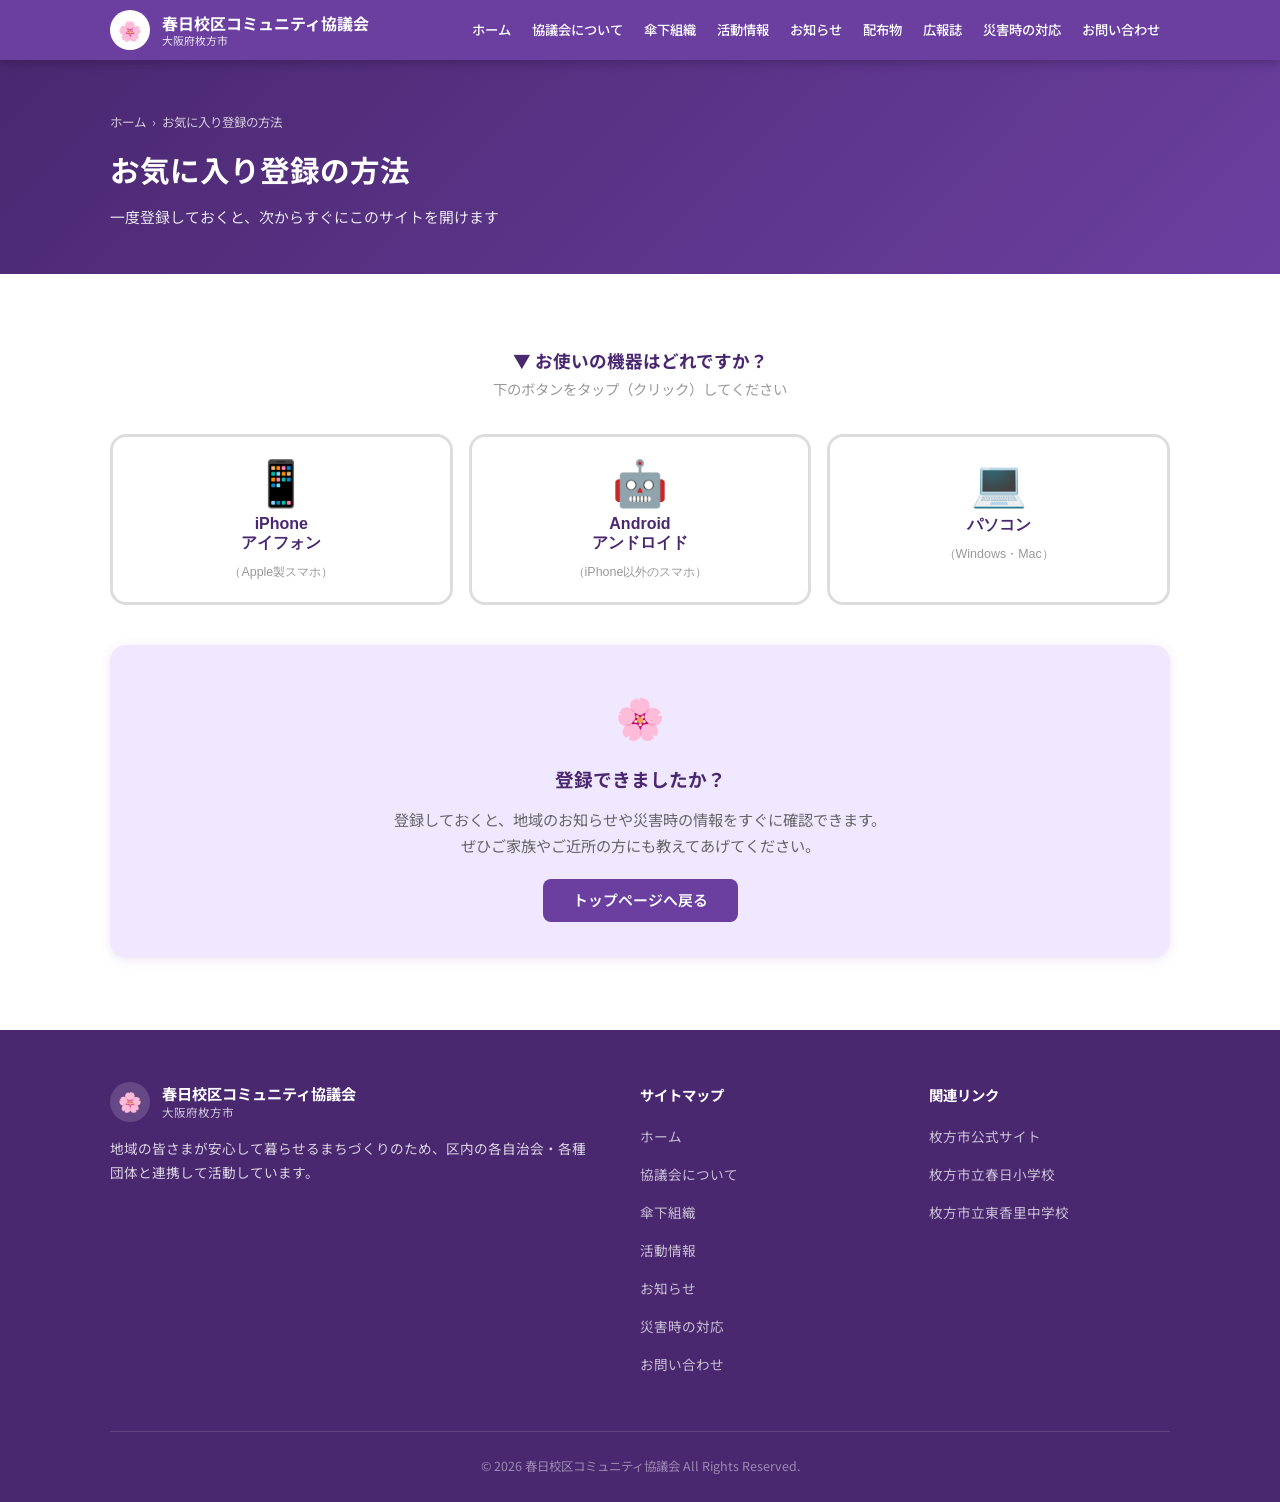
<file: bookmark.html>
<!DOCTYPE html>
<html lang="ja">
<head>
  <meta charset="UTF-8">
  <meta name="viewport" content="width=device-width, initial-scale=1.0">
  <title>お気に入り登録の方法 | 春日校区コミュニティ協議会</title>
  <meta name="description" content="春日校区コミュニティ協議会のウェブサイトをお気に入りに登録する方法をご案内します。">
  <link rel="canonical" href="https://hirakata-kasuga.github.io/bookmark.html">
  <link rel="preconnect" href="https://fonts.googleapis.com">
  <link href="https://fonts.googleapis.com/css2?family=Noto+Sans+JP:wght@400;500;700&display=swap" rel="stylesheet">
  <link rel="stylesheet" href="css/style.css">
  <style>
    /* ── 機器選択ボタン ── */
    .device-select {
      display: grid;
      grid-template-columns: repeat(3, 1fr);
      gap: 16px;
      margin: 32px 0 40px;
    }
    .device-btn {
      display: flex;
      flex-direction: column;
      align-items: center;
      gap: 10px;
      padding: 24px 12px 20px;
      border-radius: 16px;
      border: 3px solid #ddd;
      background: white;
      cursor: pointer;
      transition: all 0.2s;
      text-decoration: none;
      color: var(--text-dark);
    }
    .device-btn:hover { border-color: var(--primary); background: var(--primary-pale); }
    .device-btn.active {
      border-color: var(--primary);
      background: var(--primary-pale);
      box-shadow: 0 0 0 3px var(--primary-pale);
    }
    .device-btn .d-icon { font-size: 2.8rem; line-height: 1; }
    .device-btn .d-name { font-size: 1rem; font-weight: 700; text-align: center; color: var(--primary-dark); }
    .device-btn .d-sub { font-size: 0.78rem; color: var(--text-muted); text-align: center; line-height: 1.4; }

    /* ── 手順パネル ── */
    .guide-panel { display: none; }
    .guide-panel.active { display: block; }

    .guide-lead {
      background: #fff8e1;
      border-left: 5px solid #f6c90e;
      border-radius: var(--radius);
      padding: 16px 20px;
      font-size: 1rem;
      line-height: 1.8;
      margin-bottom: 32px;
    }

    /* ── ステップ ── */
    .step-list { display: flex; flex-direction: column; gap: 28px; }
    .step-item {
      display: flex;
      gap: 18px;
      align-items: flex-start;
    }
    .step-num {
      flex-shrink: 0;
      width: 42px; height: 42px;
      background: var(--primary);
      color: white;
      border-radius: 50%;
      display: flex; align-items: center; justify-content: center;
      font-weight: 700; font-size: 1.1rem;
    }
    .step-body { flex: 1; }
    .step-body .step-title {
      font-size: 1.05rem;
      font-weight: 700;
      color: var(--text-dark);
      margin-bottom: 6px;
      line-height: 1.5;
    }
    .step-body .step-desc {
      font-size: 0.95rem;
      color: var(--text-light);
      line-height: 1.8;
      margin: 0;
    }
    .step-img {
      margin-top: 14px;
      border-radius: 12px;
      overflow: hidden;
      border: 1px solid #e0e0e0;
      background: #f9f9f9;
    }
    .step-img svg { display: block; width: 100%; }

    /* PC ブラウザ切り替え */
    .browser-choice {
      display: flex;
      gap: 10px;
      margin-bottom: 20px;
      flex-wrap: wrap;
    }
    .bchoice-btn {
      padding: 8px 22px;
      border-radius: 999px;
      border: 2px solid var(--primary);
      background: white; color: var(--primary);
      font-size: 0.9rem; font-weight: 700; cursor: pointer;
      transition: all 0.15s;
    }
    .bchoice-btn.active { background: var(--primary); color: white; }
    .bchoice-panel { display: none; }
    .bchoice-panel.active { display: block; }

    .shortcut-tip {
      margin-top: 18px;
      background: #f0f4ff;
      border-radius: var(--radius);
      padding: 12px 16px;
      font-size: 0.9rem;
      color: #333;
    }
    .key {
      display: inline-block; background: #e0e0e0;
      border: 1px solid #aaa; border-radius: 5px;
      padding: 1px 10px; font-size: 0.88rem; font-weight: 700;
      box-shadow: 0 2px 0 #888;
    }

    @media (max-width: 480px) {
      .device-select { grid-template-columns: 1fr 1fr; }
      .device-btn .d-icon { font-size: 2.2rem; }
      .device-btn .d-name { font-size: 0.9rem; }
    }
  </style>
</head>
<body>

<header class="site-header">
  <div class="header-inner">
    <a href="index.html" class="site-logo">
      <div class="logo-mark">🌸</div>
      <div class="logo-text">
        春日校区コミュニティ協議会
        <small>大阪府枚方市</small>
      </div>
    </a>
    <button class="nav-toggle" aria-label="メニューを開く" aria-expanded="false">
      <span></span><span></span><span></span>
    </button>
    <nav class="site-nav" aria-label="メインナビゲーション">
      <a href="index.html">ホーム</a>
      <a href="about.html">協議会について</a>
      <a href="organizations.html">傘下組織</a>
      <a href="activities.html">活動情報</a>
      <a href="news.html">お知らせ</a>
      <a href="haifubutsu.html">配布物</a>
      <a href="kouhou.html">広報誌</a>
      <a href="disaster.html">災害時の対応</a>
      <a href="contact.html">お問い合わせ</a>
    </nav>
  </div>
</header>

<div class="page-header">
  <div class="container">
    <div class="breadcrumb"><a href="index.html">ホーム</a><span>›</span>お気に入り登録の方法</div>
    <h1>お気に入り登録の方法</h1>
    <p>一度登録しておくと、次からすぐにこのサイトを開けます</p>
  </div>
</div>

<section class="section">
  <div class="container">

    <div style="text-align:center; margin-bottom:8px;">
      <p style="font-size:1.1rem; font-weight:700; color:var(--primary-dark);">
        ▼ お使いの機器はどれですか？
      </p>
      <p style="font-size:0.9rem; color:var(--text-muted);">下のボタンをタップ（クリック）してください</p>
    </div>

    <!-- 機器選択 -->
    <div class="device-select">
      <button class="device-btn" onclick="selectDevice('iphone', this)">
        <span class="d-icon">📱</span>
        <span class="d-name">iPhone<br>アイフォン</span>
        <span class="d-sub">（Apple製スマホ）</span>
      </button>
      <button class="device-btn" onclick="selectDevice('android', this)">
        <span class="d-icon">🤖</span>
        <span class="d-name">Android<br>アンドロイド</span>
        <span class="d-sub">（iPhone以外のスマホ）</span>
      </button>
      <button class="device-btn" onclick="selectDevice('pc', this)">
        <span class="d-icon">💻</span>
        <span class="d-name">パソコン</span>
        <span class="d-sub">（Windows・Mac）</span>
      </button>
    </div>

    <!-- ════ iPhone ════ -->
    <div id="guide-iphone" class="guide-panel">
      <div class="guide-lead">
        📌 iPhoneでは「<strong>ホーム画面に追加</strong>」すると、アプリのアイコンと同じように、次からワンタッチで開けます。
      </div>

      <div class="step-list">

        <div class="step-item">
          <div class="step-num">1</div>
          <div class="step-body">
            <div class="step-title">このサイトを開いた状態にする</div>
            <p class="step-desc">今このページを見ているなら、そのままで大丈夫です。</p>
          </div>
        </div>

        <div class="step-item">
          <div class="step-num">2</div>
          <div class="step-body">
            <div class="step-title">画面の下の方にある「四角と上矢印」のマークをタップする</div>
            <p class="step-desc">「共有ボタン」と呼ばれるマークです。下の図の青く囲まれた部分です。</p>
            <div class="step-img">
              <svg viewBox="0 0 360 100" xmlns="http://www.w3.org/2000/svg" font-family="sans-serif">
                <rect width="360" height="100" fill="#f2f2f7"/>
                <rect x="0" y="0" width="360" height="100" fill="white"/>
                <line x1="0" y1="1" x2="360" y2="1" stroke="#d1d1d6" stroke-width="1"/>
                <!-- back -->
                <text x="38" y="58" font-size="26" fill="#c7c7cc" text-anchor="middle">‹</text>
                <!-- forward -->
                <text x="100" y="58" font-size="26" fill="#c7c7cc" text-anchor="middle">›</text>
                <!-- 共有ボタン 強調 -->
                <rect x="148" y="18" width="64" height="64" rx="14" fill="#ddeeff" stroke="#007aff" stroke-width="3"/>
                <!-- box -->
                <rect x="168" y="48" width="24" height="18" rx="3" fill="none" stroke="#007aff" stroke-width="2.5"/>
                <!-- arrow -->
                <line x1="180" y1="47" x2="180" y2="30" stroke="#007aff" stroke-width="2.5"/>
                <polyline points="172,38 180,28 188,38" fill="none" stroke="#007aff" stroke-width="2.5" stroke-linejoin="round"/>
                <!-- label -->
                <text x="180" y="94" font-size="12" fill="#007aff" text-anchor="middle" font-weight="700">←これをタップ</text>
                <!-- bookmark -->
                <text x="274" y="58" font-size="24" fill="#c7c7cc" text-anchor="middle">⊡</text>
                <!-- tabs -->
                <text x="336" y="56" font-size="22" fill="#c7c7cc" text-anchor="middle">⧉</text>
              </svg>
            </div>
          </div>
        </div>

        <div class="step-item">
          <div class="step-num">3</div>
          <div class="step-body">
            <div class="step-title">画面をスクロールして「ホーム画面に追加」を探してタップする</div>
            <p class="step-desc">メニューが下から出てきます。「ホーム画面に追加」という文字を探してタップしてください。</p>
            <div class="step-img">
              <svg viewBox="0 0 360 220" xmlns="http://www.w3.org/2000/svg" font-family="sans-serif">
                <rect width="360" height="220" fill="#f2f2f7"/>
                <rect x="10" y="10" width="340" height="200" rx="16" fill="white" stroke="#ddd"/>
                <!-- header -->
                <text x="180" y="40" font-size="14" fill="#888" text-anchor="middle">春日校区コミュニティ協議会</text>
                <line x1="10" y1="52" x2="350" y2="52" stroke="#eee"/>
                <!-- アイコン列 -->
                <text x="55" y="90" font-size="28" text-anchor="middle">📨</text>
                <text x="55" y="108" font-size="11" fill="#555" text-anchor="middle">メール</text>
                <text x="115" y="90" font-size="28" text-anchor="middle">💬</text>
                <text x="115" y="108" font-size="11" fill="#555" text-anchor="middle">メッセージ</text>
                <text x="175" y="90" font-size="28" text-anchor="middle">📋</text>
                <text x="175" y="108" font-size="11" fill="#555" text-anchor="middle">コピー</text>
                <text x="235" y="90" font-size="28" text-anchor="middle">🔖</text>
                <text x="235" y="108" font-size="11" fill="#555" text-anchor="middle">ブックマーク</text>
                <line x1="10" y1="120" x2="350" y2="120" stroke="#eee"/>
                <!-- ホーム画面に追加 highlight -->
                <rect x="10" y="121" width="340" height="50" fill="#ddeeff" rx="0"/>
                <text x="50" y="152" font-size="26" text-anchor="middle">📲</text>
                <text x="80" y="148" font-size="16" fill="#007aff" font-weight="700">ホーム画面に追加</text>
                <rect x="305" y="133" width="28" height="28" rx="6" fill="#007aff"/>
                <text x="319" y="152" font-size="16" fill="white" text-anchor="middle">✓</text>
                <text x="180" y="206" font-size="13" fill="#007aff" text-anchor="middle">←これをタップ</text>
              </svg>
            </div>
          </div>
        </div>

        <div class="step-item">
          <div class="step-num">4</div>
          <div class="step-body">
            <div class="step-title">右上の「追加」をタップする</div>
            <p class="step-desc">名前が表示されます。そのまま右上の「追加」をタップしてください。</p>
            <div class="step-img">
              <svg viewBox="0 0 360 110" xmlns="http://www.w3.org/2000/svg" font-family="sans-serif">
                <rect width="360" height="110" fill="#f2f2f7"/>
                <rect x="10" y="10" width="340" height="90" rx="16" fill="white" stroke="#ddd"/>
                <text x="180" y="38" font-size="15" fill="#1c1c1e" text-anchor="middle" font-weight="700">ホーム画面に追加</text>
                <line x1="10" y1="48" x2="350" y2="48" stroke="#eee"/>
                <rect x="30" y="58" width="220" height="32" rx="8" fill="#f2f2f7"/>
                <text x="46" y="79" font-size="14" fill="#1c1c1e">春日校区コミュニティ協議会</text>
                <rect x="264" y="56" width="72" height="34" rx="17" fill="#007aff"/>
                <text x="300" y="78" font-size="15" fill="white" text-anchor="middle" font-weight="700">追加</text>
                <text x="300" y="102" font-size="12" fill="#007aff" text-anchor="middle">←これをタップ</text>
              </svg>
            </div>
          </div>
        </div>

        <div class="step-item">
          <div class="step-num">5</div>
          <div class="step-body">
            <div class="step-title">完了！ホーム画面にアイコンが追加されます</div>
            <p class="step-desc">ホーム画面に「春日校区コミュニティ協議会」のアイコンが現れます。<strong>次からはこのアイコンをタップするだけ</strong>でサイトが開きます。</p>
            <div class="step-img">
              <svg viewBox="0 0 360 180" xmlns="http://www.w3.org/2000/svg" font-family="sans-serif">
                <rect width="360" height="180" fill="#1a1a2e"/>
                <!-- 時刻 -->
                <text x="180" y="36" font-size="22" fill="white" text-anchor="middle" font-weight="700">9:41</text>
                <text x="180" y="56" font-size="12" fill="#aaa" text-anchor="middle">7月11日（金）</text>
                <!-- アイコン群（グレー：他のアプリ） -->
                <rect x="28"  y="76" width="52" height="52" rx="12" fill="#555"/>
                <rect x="98"  y="76" width="52" height="52" rx="12" fill="#555"/>
                <rect x="168" y="76" width="52" height="52" rx="12" fill="#555"/>
                <!-- 春日アイコン（強調） -->
                <rect x="238" y="76" width="52" height="52" rx="12" fill="#ff6b9d" stroke="white" stroke-width="3"/>
                <text x="264" y="111" font-size="28" text-anchor="middle">🌸</text>
                <text x="264" y="144" font-size="10" fill="white" text-anchor="middle">春日校区</text>
                <!-- 矢印と説明 -->
                <line x1="264" y1="150" x2="264" y2="163" stroke="#f6c90e" stroke-width="2" stroke-dasharray="3,2"/>
                <text x="264" y="175" font-size="11" fill="#f6c90e" text-anchor="middle" font-weight="700">← 次からここをタップ！</text>
              </svg>
            </div>
          </div>
        </div>

      </div>
    </div><!-- /guide-iphone -->

    <!-- ════ Android ════ -->
    <div id="guide-android" class="guide-panel">
      <div class="guide-lead">
        📌 Androidスマホでは「<strong>ホーム画面に追加</strong>」すると、アプリのアイコンと同じように、次からワンタッチで開けます。<br>
        <span style="font-size:0.9rem;">インターネットを開くアプリ（Yahoo!・Google・その他どれでも）で、同じように操作できます。</span>
      </div>

      <div class="step-list">

        <div class="step-item">
          <div class="step-num">1</div>
          <div class="step-body">
            <div class="step-title">インターネットのアプリ（Yahoo!など）でこのサイトを開く</div>
            <p class="step-desc">いつもインターネットを見るときに使っているアプリでこのページを開いてください。</p>
          </div>
        </div>

        <div class="step-item">
          <div class="step-num">2</div>
          <div class="step-body">
            <div class="step-title">画面のどこかにある「点が縦に3つ」か「≡（三本線）」のマークをタップする</div>
            <p class="step-desc">メニューを開くボタンです。多くの場合、画面の右上または右下にあります。見当たらない場合は画面を軽く下にスワイプするとあらわれることがあります。</p>
            <div class="step-img">
              <svg viewBox="0 0 360 90" xmlns="http://www.w3.org/2000/svg" font-family="sans-serif">
                <rect width="360" height="90" fill="#f5f5f5"/>
                <!-- 縦三点の例 -->
                <rect x="20" y="10" width="150" height="70" rx="10" fill="white" stroke="#ddd"/>
                <text x="95" y="36" font-size="12" fill="#888" text-anchor="middle">よくあるパターン①</text>
                <rect x="138" y="20" width="22" height="50" rx="11" fill="#ddeeff" stroke="#1a73e8" stroke-width="2"/>
                <circle cx="149" cy="32" r="3" fill="#1a73e8"/>
                <circle cx="149" cy="42" r="3" fill="#1a73e8"/>
                <circle cx="149" cy="52" r="3" fill="#1a73e8"/>
                <text x="95" y="76" font-size="11" fill="#1a73e8" text-anchor="middle">縦に点が3つ</text>
                <!-- 三本線の例 -->
                <rect x="190" y="10" width="150" height="70" rx="10" fill="white" stroke="#ddd"/>
                <text x="265" y="36" font-size="12" fill="#888" text-anchor="middle">よくあるパターン②</text>
                <rect x="308" y="20" width="22" height="50" rx="6" fill="#ddeeff" stroke="#1a73e8" stroke-width="2"/>
                <line x1="314" y1="32" x2="324" y2="32" stroke="#1a73e8" stroke-width="2.5" stroke-linecap="round"/>
                <line x1="314" y1="42" x2="324" y2="42" stroke="#1a73e8" stroke-width="2.5" stroke-linecap="round"/>
                <line x1="314" y1="52" x2="324" y2="52" stroke="#1a73e8" stroke-width="2.5" stroke-linecap="round"/>
                <text x="265" y="76" font-size="11" fill="#1a73e8" text-anchor="middle">横線が3本</text>
              </svg>
            </div>
          </div>
        </div>

        <div class="step-item">
          <div class="step-num">3</div>
          <div class="step-body">
            <div class="step-title">メニューの中から「ホーム画面に追加」を探してタップする</div>
            <p class="step-desc">メニューが出てきます。「ホーム画面に追加」または「ショートカットを追加」という文字を探してタップしてください。</p>
            <div class="step-img">
              <svg viewBox="0 0 360 160" xmlns="http://www.w3.org/2000/svg" font-family="sans-serif">
                <rect width="360" height="160" fill="#f1f3f4"/>
                <rect x="80" y="8" width="272" height="148" rx="10" fill="white" stroke="#ddd">
                  <animate attributeName="opacity" values="1" dur="0s"/>
                </rect>
                <text x="104" y="40" font-size="14" fill="#3c4043">お気に入りに追加</text>
                <line x1="90" y1="52" x2="344" y2="52" stroke="#f0f0f0"/>
                <!-- ホーム画面に追加 highlight -->
                <rect x="81" y="53" width="271" height="44" fill="#ddeeff"/>
                <text x="104" y="80" font-size="14" fill="#1a73e8" font-weight="700">📲 ホーム画面に追加</text>
                <line x1="90" y1="97" x2="344" y2="97" stroke="#f0f0f0"/>
                <text x="104" y="122" font-size="14" fill="#3c4043">共有</text>
                <line x1="90" y1="134" x2="344" y2="134" stroke="#f0f0f0"/>
                <text x="104" y="152" font-size="14" fill="#3c4043">履歴</text>
                <text x="90" y="155" font-size="11" fill="#1a73e8">↑これをタップ</text>
              </svg>
            </div>
            <p class="step-desc" style="margin-top:10px; background:#fff8e1; padding:10px 14px; border-radius:8px; font-size:0.88rem;">
              ⚠️ 「ホーム画面に追加」が見当たらない場合は、「共有」や「その他」をタップすると出てくることがあります。
            </p>
          </div>
        </div>

        <div class="step-item">
          <div class="step-num">4</div>
          <div class="step-body">
            <div class="step-title">「追加」をタップする</div>
            <p class="step-desc">確認の画面が出たら「追加」をタップしてください。</p>
          </div>
        </div>

        <div class="step-item">
          <div class="step-num">5</div>
          <div class="step-body">
            <div class="step-title">完了！ホーム画面にアイコンが追加されます</div>
            <p class="step-desc">ホーム画面に「春日校区コミュニティ協議会」のアイコンが現れます。<strong>次からはこのアイコンをタップするだけ</strong>でサイトが開きます。</p>
            <div class="step-img">
              <svg viewBox="0 0 360 180" xmlns="http://www.w3.org/2000/svg" font-family="sans-serif">
                <rect width="360" height="180" fill="#1a1a2e"/>
                <text x="180" y="36" font-size="22" fill="white" text-anchor="middle" font-weight="700">9:41</text>
                <text x="180" y="56" font-size="12" fill="#aaa" text-anchor="middle">7月11日（金）</text>
                <!-- 他のアプリアイコン（グレー） -->
                <rect x="28"  y="76" width="52" height="52" rx="12" fill="#555"/>
                <rect x="98"  y="76" width="52" height="52" rx="12" fill="#555"/>
                <rect x="168" y="76" width="52" height="52" rx="12" fill="#555"/>
                <!-- 春日アイコン（強調） -->
                <rect x="238" y="76" width="52" height="52" rx="12" fill="#ff6b9d" stroke="white" stroke-width="3"/>
                <text x="264" y="111" font-size="28" text-anchor="middle">🌸</text>
                <text x="264" y="144" font-size="10" fill="white" text-anchor="middle">春日校区</text>
                <line x1="264" y1="150" x2="264" y2="163" stroke="#f6c90e" stroke-width="2" stroke-dasharray="3,2"/>
                <text x="264" y="175" font-size="11" fill="#f6c90e" text-anchor="middle" font-weight="700">← 次からここをタップ！</text>
              </svg>
            </div>
          </div>
        </div>

      </div>
    </div><!-- /guide-android -->

    <!-- ════ PC ════ -->
    <div id="guide-pc" class="guide-panel">
      <div class="guide-lead">
        📌 パソコンでは「<strong>お気に入り（ブックマーク）</strong>」に登録すると、次から一覧から選ぶだけで開けます。<br>
        パソコンに最初から入っているインターネットのアプリによって手順が少し違います。下から選んでください。
      </div>

      <!-- ブラウザ選択 -->
      <div class="browser-choice">
        <button class="bchoice-btn active" onclick="selectBrowser('chrome', this)">
          Google Chrome<br><small style="font-weight:400;">（カラフルな丸のマーク）</small>
        </button>
        <button class="bchoice-btn" onclick="selectBrowser('edge', this)">
          Microsoft Edge<br><small style="font-weight:400;">（青い波のマーク）</small>
        </button>
      </div>
      <p style="font-size:0.85rem; color:var(--text-muted); margin-bottom:24px;">※ どちらかわからない場合は、上のマークと見比べてみてください。</p>

      <!-- Chrome -->
      <div id="pc-chrome" class="bchoice-panel active">
        <div class="step-list">
          <div class="step-item">
            <div class="step-num">1</div>
            <div class="step-body">
              <div class="step-title">このサイトを開いた状態で、右上の「点が縦に3つ」のマークをクリックする</div>
              <p class="step-desc">画面の右上の角にあるメニューボタンです。</p>
              <div class="step-img">
                <svg viewBox="0 0 600 52" xmlns="http://www.w3.org/2000/svg" font-family="sans-serif">
                  <rect width="600" height="52" fill="#dee1e6"/>
                  <rect x="8" y="8" width="458" height="36" rx="18" fill="white" stroke="#ddd"/>
                  <text x="34" y="31" font-size="14" fill="#5f6368">🔒</text>
                  <text x="58" y="31" font-size="13" fill="#444">hirakata-kasuga.github.io</text>
                  <text x="494" y="32" font-size="18" fill="#888" text-anchor="middle">☆</text>
                  <!-- 3-dot 強調 -->
                  <rect x="542" y="6" width="48" height="40" rx="20" fill="#ddeeff" stroke="#1a73e8" stroke-width="2.5"/>
                  <circle cx="566" cy="18" r="3" fill="#1a73e8"/>
                  <circle cx="566" cy="26" r="3" fill="#1a73e8"/>
                  <circle cx="566" cy="34" r="3" fill="#1a73e8"/>
                </svg>
              </div>
            </div>
          </div>
          <div class="step-item">
            <div class="step-num">2</div>
            <div class="step-body">
              <div class="step-title">「ブックマークとリスト」→「ブックマークに追加」をクリックする</div>
              <p class="step-desc">メニューが出てきます。「ブックマークとリスト」の上にマウスを乗せると、横にメニューが出るので「ブックマークに追加」をクリックしてください。</p>
            </div>
          </div>
          <div class="step-item">
            <div class="step-num">3</div>
            <div class="step-body">
              <div class="step-title">「完了」をクリックして終わり</div>
              <p class="step-desc">小さな画面が出てきます。名前はそのままで「完了」をクリックすれば登録完了です。</p>
            </div>
          </div>
        </div>
        <div class="shortcut-tip">
          ⌨️ キーボードを使う場合： <span class="key">Ctrl</span> を押しながら <span class="key">D</span> を押すと、すぐ登録できます。
        </div>
      </div>

      <!-- Edge -->
      <div id="pc-edge" class="bchoice-panel">
        <div class="step-list">
          <div class="step-item">
            <div class="step-num">1</div>
            <div class="step-body">
              <div class="step-title">このサイトを開いた状態で、アドレスバーの右側にある「☆（星）」マークをクリックする</div>
              <p class="step-desc">ホームページのアドレスが書いてある欄の右側に小さな星のマークがあります。</p>
              <div class="step-img">
                <svg viewBox="0 0 600 52" xmlns="http://www.w3.org/2000/svg" font-family="sans-serif">
                  <rect width="600" height="52" fill="#e9e9e9"/>
                  <rect x="8" y="8" width="458" height="36" rx="4" fill="white" stroke="#ddd"/>
                  <text x="34" y="31" font-size="14" fill="#5f6368">🔒</text>
                  <text x="58" y="31" font-size="13" fill="#444">hirakata-kasuga.github.io</text>
                  <!-- star 強調 -->
                  <rect x="474" y="6" width="48" height="40" rx="6" fill="#ddeeff" stroke="#0078d4" stroke-width="2.5"/>
                  <text x="498" y="34" font-size="24" fill="#0078d4" text-anchor="middle">☆</text>
                  <text x="498" y="50" font-size="10" fill="#0078d4" text-anchor="middle">←ここ</text>
                </svg>
              </div>
            </div>
          </div>
          <div class="step-item">
            <div class="step-num">2</div>
            <div class="step-body">
              <div class="step-title">「完了」をクリックして終わり</div>
              <p class="step-desc">小さな画面が出てきます。名前はそのままで「完了」をクリックすれば登録完了です。</p>
            </div>
          </div>
        </div>
        <div class="shortcut-tip">
          ⌨️ キーボードを使う場合： <span class="key">Ctrl</span> を押しながら <span class="key">D</span> を押すと、すぐ登録できます。
        </div>
      </div>

    </div><!-- /guide-pc -->

    <!-- 呼びかけ -->
    <div class="card" style="background:var(--primary-pale); border:none; text-align:center; padding:36px 24px; margin-top:8px;">
      <div style="font-size:2.5rem; margin-bottom:12px;">🌸</div>
      <h3 style="color:var(--primary-dark); margin-bottom:10px;">登録できましたか？</h3>
      <p style="font-size:0.95rem; color:var(--text-light); margin-bottom:20px;">
        登録しておくと、地域のお知らせや災害時の情報をすぐに確認できます。<br>
        ぜひご家族やご近所の方にも教えてあげてください。
      </p>
      <a href="index.html" class="btn btn-primary">トップページへ戻る</a>
    </div>

  </div>
</section>

<footer class="site-footer">
  <div class="container">
    <div class="footer-grid">
      <div>
        <div class="footer-logo">
          <div class="logo-mark">🌸</div>
          <div class="footer-site-name">
            春日校区コミュニティ協議会
            <small>大阪府枚方市</small>
          </div>
        </div>
        <p class="footer-desc">地域の皆さまが安心して暮らせるまちづくりのため、区内の各自治会・各種団体と連携して活動しています。</p>
      </div>
      <div>
        <div class="footer-col-title">サイトマップ</div>
        <ul class="footer-nav">
          <li><a href="index.html">ホーム</a></li>
          <li><a href="about.html">協議会について</a></li>
          <li><a href="organizations.html">傘下組織</a></li>
          <li><a href="activities.html">活動情報</a></li>
          <li><a href="news.html">お知らせ</a></li>
          <li><a href="disaster.html">災害時の対応</a></li>
          <li><a href="contact.html">お問い合わせ</a></li>
        </ul>
      </div>
      <div>
        <div class="footer-col-title">関連リンク</div>
        <ul class="footer-nav">
          <li><a href="https://www.city.hirakata.osaka.jp/" target="_blank" rel="noopener">枚方市公式サイト</a></li>
          <li><a href="https://hirakata.schoolweb.ne.jp/2710043" target="_blank" rel="noopener">枚方市立春日小学校</a></li>
          <li><a href="https://hirakata.schoolweb.ne.jp/2720035" target="_blank" rel="noopener">枚方市立東香里中学校</a></li>
        </ul>
      </div>
    </div>
    <div class="footer-bottom">
      <p>&copy; 2026 春日校区コミュニティ協議会 All Rights Reserved.</p>
    </div>
  </div>
</footer>

<script src="js/main.js"></script>
<script>
  function selectDevice(device, btn) {
    document.querySelectorAll('.device-btn').forEach(b => b.classList.remove('active'));
    btn.classList.add('active');
    document.querySelectorAll('.guide-panel').forEach(p => p.classList.remove('active'));
    document.getElementById('guide-' + device).classList.add('active');
    document.getElementById('guide-' + device).scrollIntoView({ behavior: 'smooth', block: 'start' });
  }

  function selectBrowser(browser, btn) {
    document.querySelectorAll('.bchoice-btn').forEach(b => b.classList.remove('active'));
    btn.classList.add('active');
    document.querySelectorAll('.bchoice-panel').forEach(p => p.classList.remove('active'));
    document.getElementById('pc-' + browser).classList.add('active');
  }
</script>
</body>
</html>
</file>
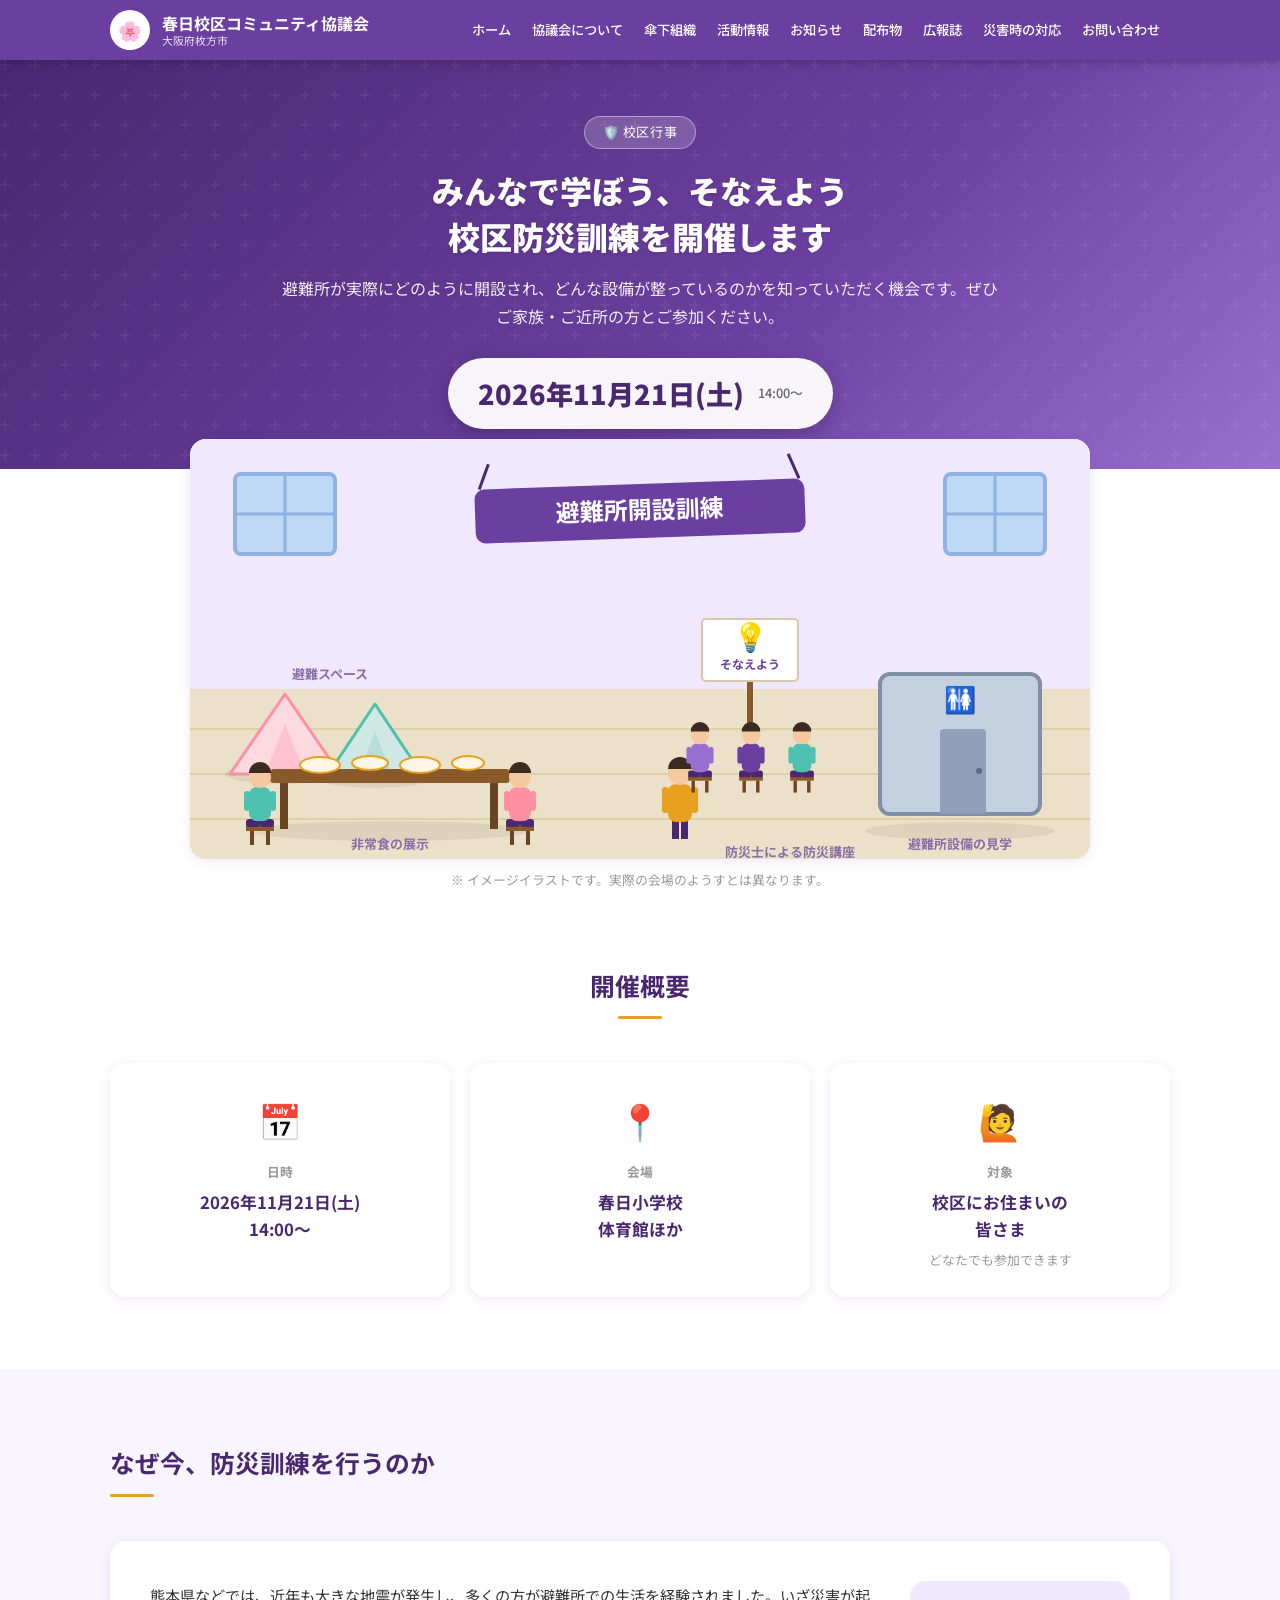
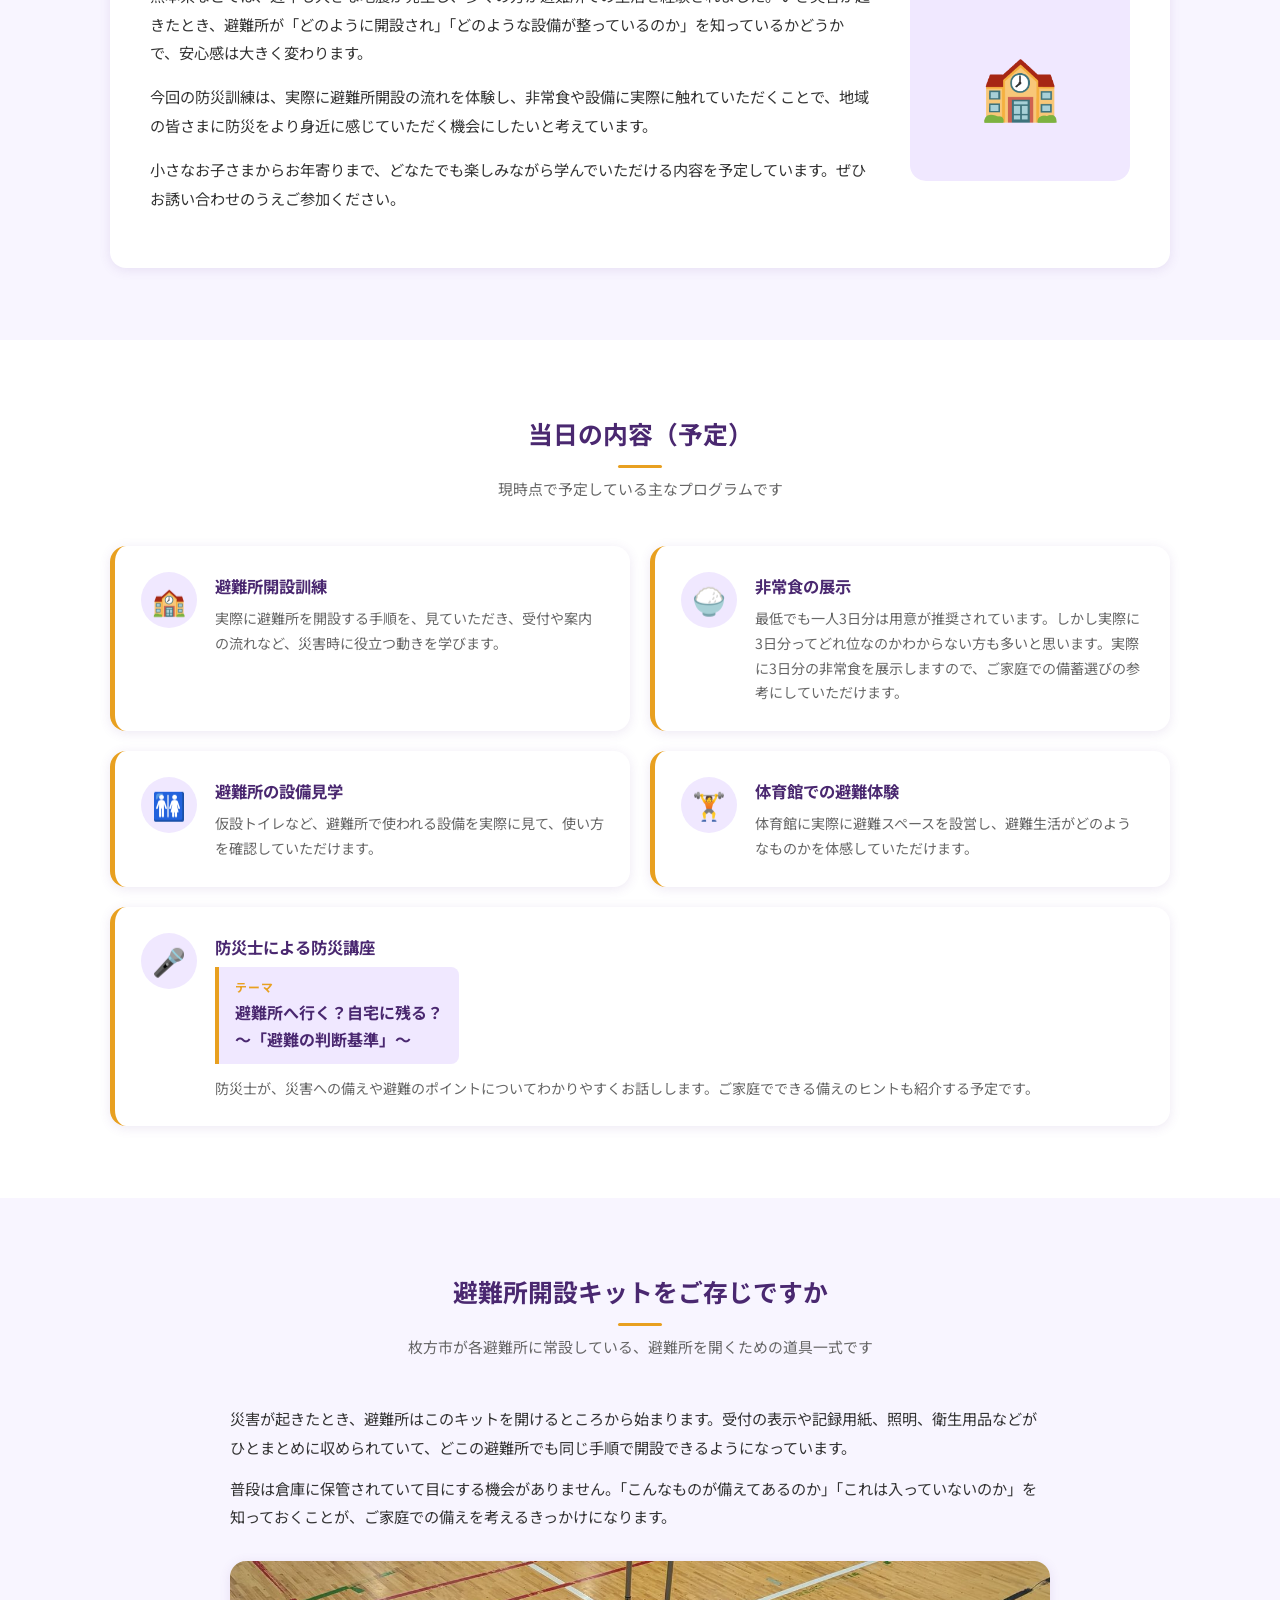
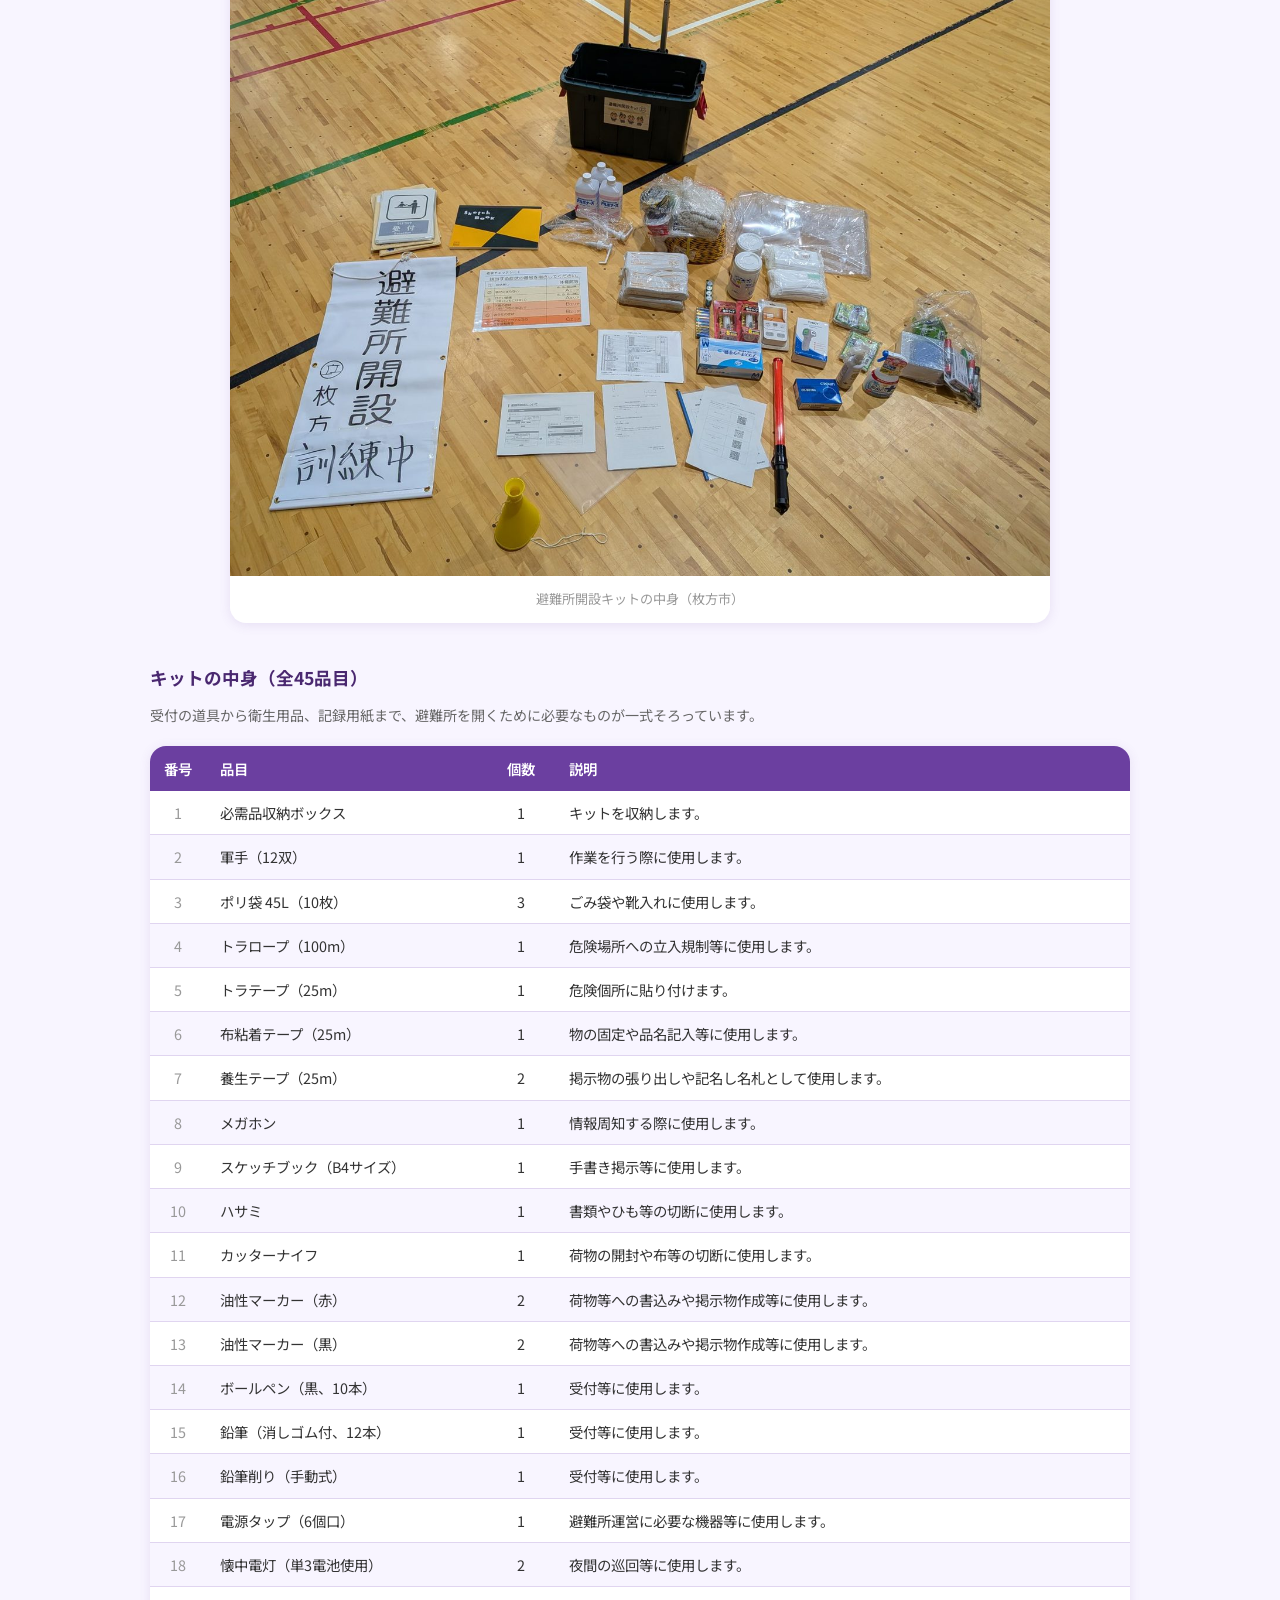
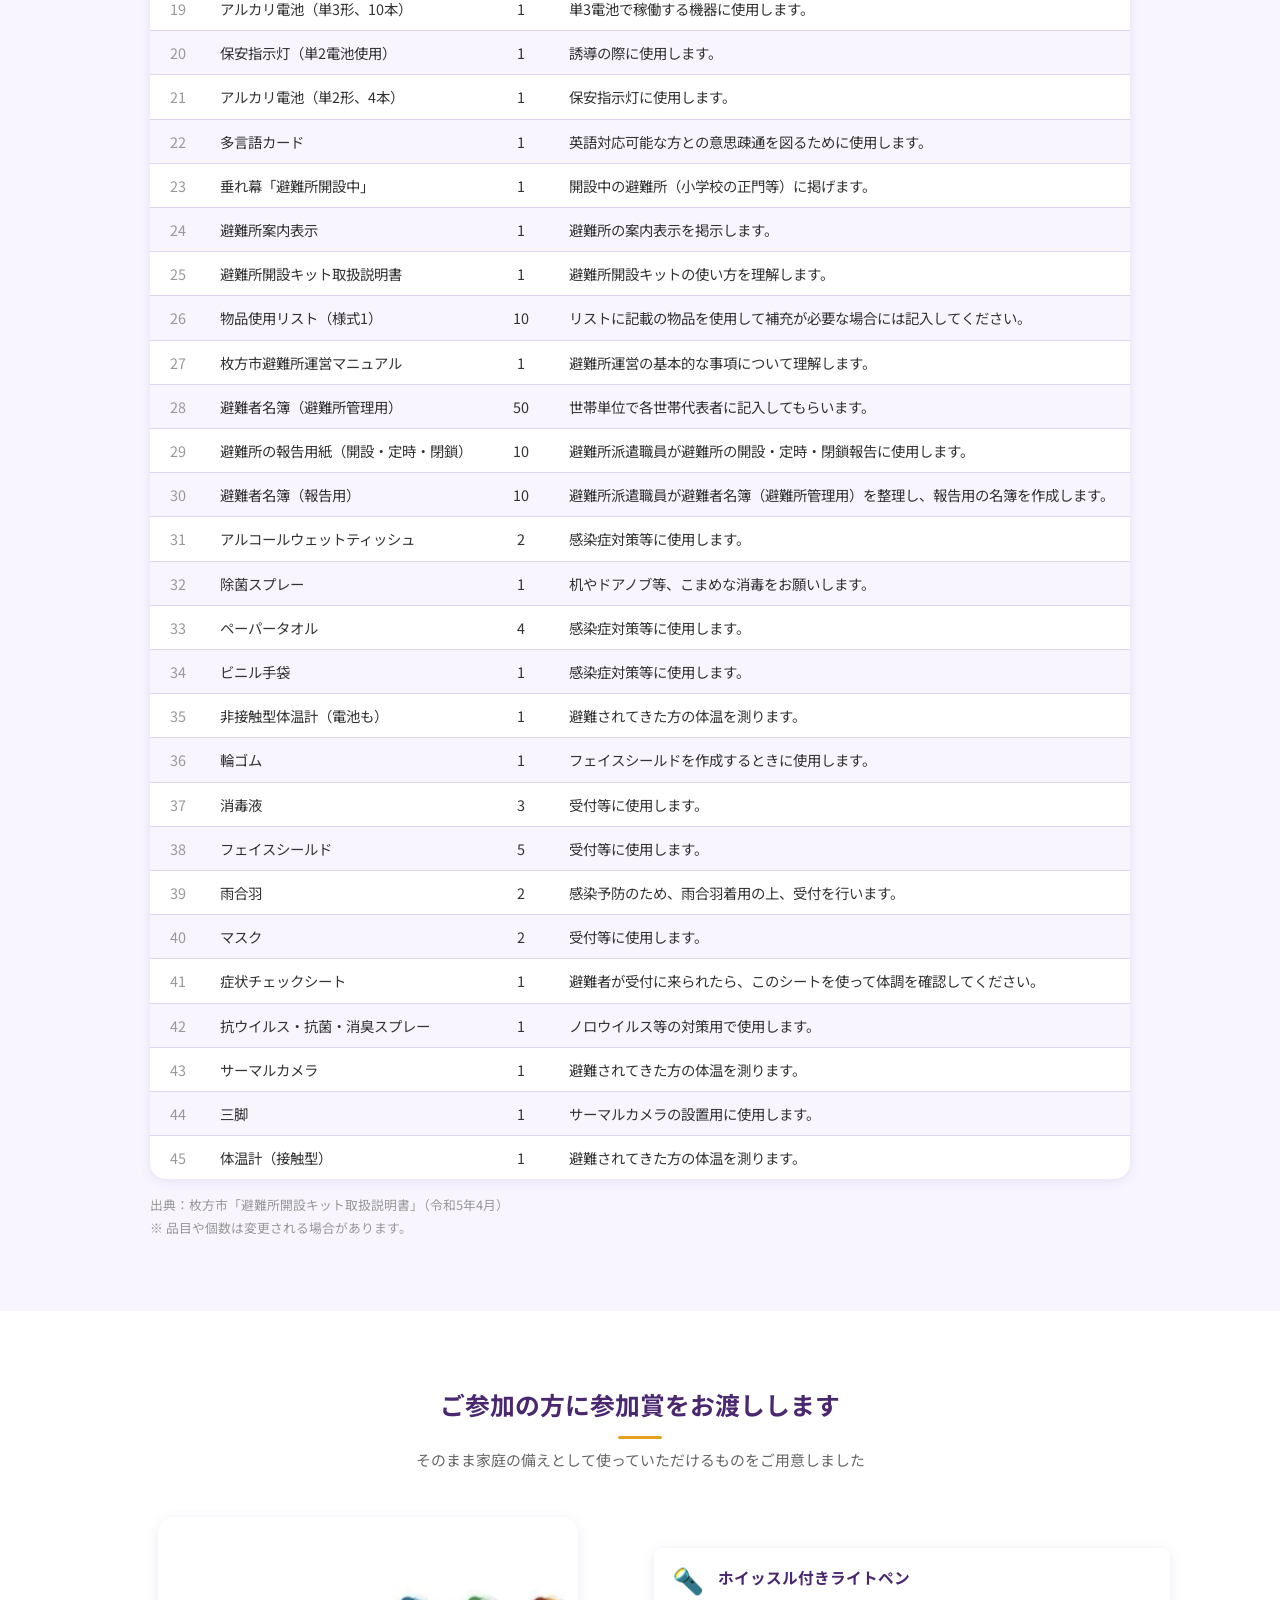
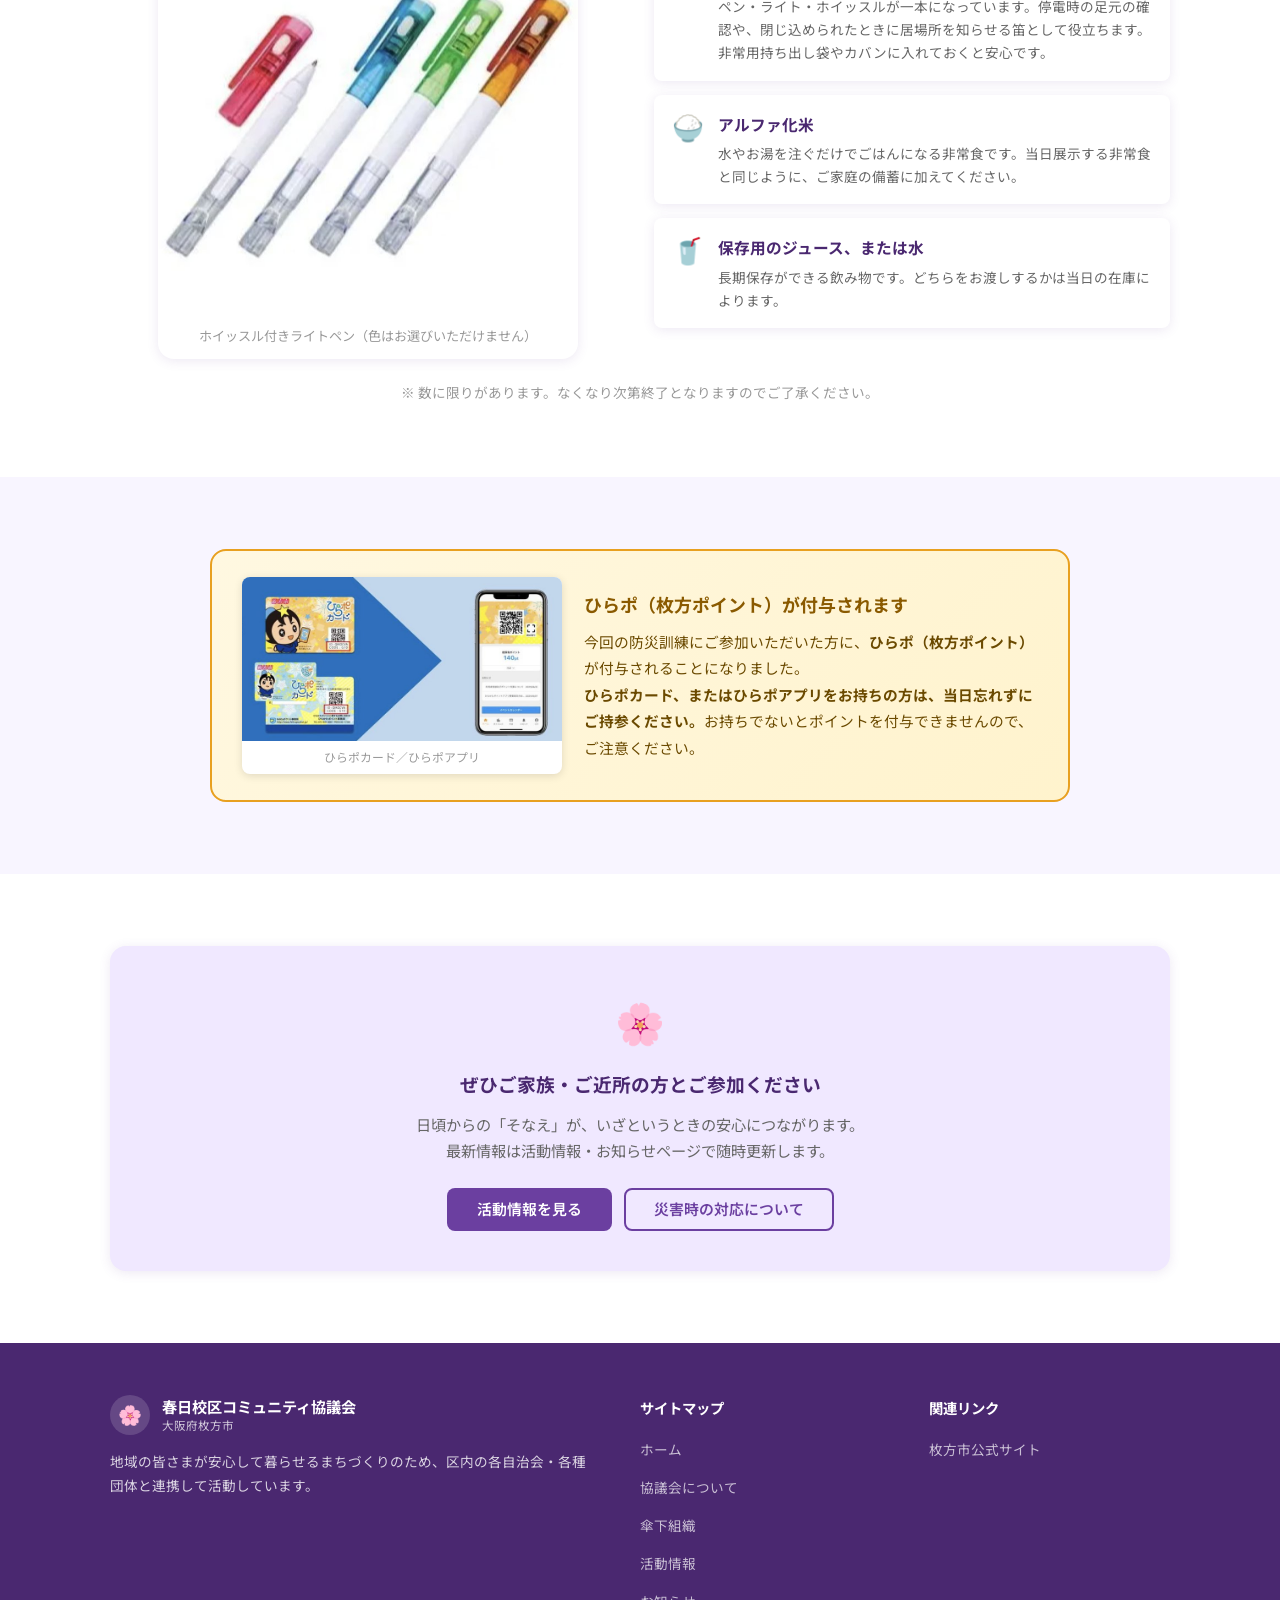
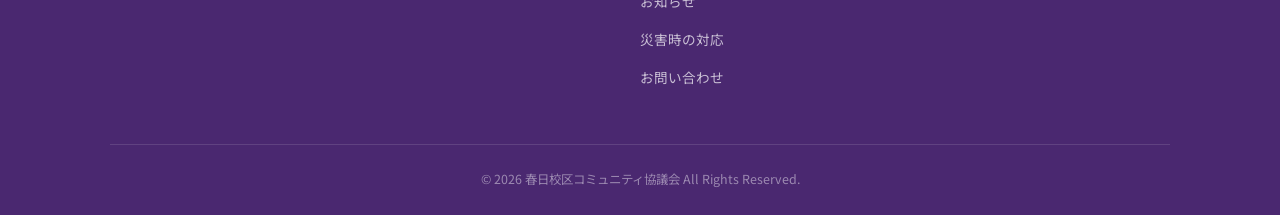
<file: bousai-kunren.html>
<!DOCTYPE html>
<html lang="ja">
<head>
  <meta charset="UTF-8">
  <meta name="viewport" content="width=device-width, initial-scale=1.0">
  <title>校区防災訓練のお知らせ（2026年11月21日） | 春日校区コミュニティ協議会</title>
  <meta name="description" content="2026年11月21日(土)に春日校区で実施する防災訓練のご案内です。避難所開設訓練、非常食の展示、避難所設備体験、防災士による防災講座を予定しています。">
  <link rel="canonical" href="https://hirakata-kasuga.github.io/bousai-kunren.html">
  <link rel="preconnect" href="https://fonts.googleapis.com">
  <link href="https://fonts.googleapis.com/css2?family=Noto+Sans+JP:wght@400;500;700;900&display=swap" rel="stylesheet">
  <link rel="stylesheet" href="css/style.css">
  <style>
    /* ── 日付ヒーロー ── */
    .bk-hero {
      background: linear-gradient(135deg, var(--primary-dark) 0%, var(--primary) 60%, var(--primary-light) 100%);
      color: white;
      padding: 56px 20px 40px;
      text-align: center;
      position: relative;
      overflow: hidden;
    }
    .bk-hero::before {
      content: '';
      position: absolute;
      inset: 0;
      background: url("data:image/svg+xml,%3Csvg width='60' height='60' viewBox='0 0 60 60' xmlns='http://www.w3.org/2000/svg'%3E%3Cg fill='none' fill-rule='evenodd'%3E%3Cg fill='%23ffffff' fill-opacity='0.05'%3E%3Cpath d='M36 34v-4h-2v4h-4v2h4v4h2v-4h4v-2h-4zm0-30V0h-2v4h-4v2h4v4h2V6h4V4h-4zM6 34v-4H4v4H0v2h4v4h2v-4h4v-2H6zM6 4V0H4v4H0v2h4v4h2V6h4V4H6z'/%3E%3C/g%3E%3C/g%3E%3C/svg%3E");
    }
    .bk-hero-inner { position: relative; z-index: 1; max-width: 720px; margin: 0 auto; }
    .bk-hero-badge {
      display: inline-block;
      background: rgba(255,255,255,0.18);
      border: 1px solid rgba(255,255,255,0.4);
      padding: 4px 18px;
      border-radius: 20px;
      font-size: 0.82rem;
      margin-bottom: 18px;
      letter-spacing: 0.05em;
    }
    .bk-hero h1 {
      font-size: 2rem;
      font-weight: 900;
      margin-bottom: 14px;
      line-height: 1.45;
      text-shadow: 0 1px 3px rgba(0,0,0,0.15);
    }
    .bk-hero p { font-size: 1rem; opacity: 0.92; margin-bottom: 28px; }
    .bk-date-badge {
      display: inline-flex;
      align-items: center;
      gap: 14px;
      background: rgba(255,255,255,0.95);
      color: var(--primary-dark);
      border-radius: 999px;
      padding: 12px 30px;
      font-weight: 700;
      box-shadow: 0 6px 20px rgba(0,0,0,0.2);
    }
    .bk-date-badge .num { font-size: 1.7rem; font-weight: 900; }
    .bk-date-badge .sub { font-size: 0.8rem; font-weight: 500; color: var(--text-light); }

    /* ── イラスト ── */
    .illust-frame {
      background: #F0E8FF;
      border-radius: var(--radius-lg);
      overflow: hidden;
      box-shadow: var(--shadow);
      margin: -30px auto 0;
      max-width: 900px;
      position: relative;
      z-index: 2;
    }
    .illust-frame svg { display: block; width: 100%; height: auto; }
    .illust-caption {
      text-align: center;
      font-size: 0.8rem;
      color: var(--text-muted);
      margin-top: 10px;
    }

    /* ── 概要カード ── */
    .overview-grid {
      display: grid;
      grid-template-columns: repeat(3, 1fr);
      gap: 20px;
    }
    .overview-card {
      background: white;
      border-radius: var(--radius-lg);
      box-shadow: var(--shadow);
      padding: 26px 22px;
      text-align: center;
    }
    .overview-card .oc-icon { font-size: 2.2rem; margin-bottom: 10px; }
    .overview-card .oc-label { font-size: 0.8rem; color: var(--text-muted); font-weight: 700; margin-bottom: 6px; }
    .overview-card .oc-main { font-size: 1.05rem; font-weight: 700; color: var(--primary-dark); line-height: 1.6; }
    .overview-card .oc-note { font-size: 0.8rem; color: var(--text-muted); margin-top: 6px; }

    /* ── プログラムカード ── */
    .program-grid { display: grid; grid-template-columns: repeat(2, 1fr); gap: 20px; }
    .program-card {
      background: white;
      border-radius: var(--radius-lg);
      box-shadow: var(--shadow);
      padding: 26px;
      display: flex;
      gap: 18px;
      align-items: flex-start;
      border-left: 5px solid var(--accent);
      transition: box-shadow var(--transition), transform var(--transition);
    }
    .program-card:hover { box-shadow: var(--shadow-hover); transform: translateY(-3px); }
    .program-card .pc-icon {
      flex-shrink: 0;
      width: 56px; height: 56px;
      background: var(--primary-pale);
      border-radius: 50%;
      display: flex; align-items: center; justify-content: center;
      font-size: 1.7rem;
    }
    .program-card .pc-title { font-weight: 700; color: var(--primary-dark); font-size: 1.02rem; margin-bottom: 6px; }
    .program-card .pc-desc { font-size: 0.88rem; color: var(--text-light); line-height: 1.75; }
    .program-card .pc-theme {
      display: inline-block;
      background: var(--primary-pale);
      border-left: 4px solid var(--accent);
      border-radius: 0 var(--radius) var(--radius) 0;
      padding: 10px 16px;
      margin-bottom: 12px;
      font-size: 1rem;
      font-weight: 700;
      color: var(--primary-dark);
      line-height: 1.7;
    }
    .program-card .pc-theme .pc-theme-label {
      display: block;
      font-size: 0.74rem;
      font-weight: 700;
      color: var(--accent);
      letter-spacing: 0.08em;
      margin-bottom: 2px;
    }

    /* ── 写真 ── */
    .photo-frame {
      background: white;
      border-radius: var(--radius-lg);
      box-shadow: var(--shadow);
      overflow: hidden;
      margin: 0 auto;
    }
    .photo-frame img { width: 100%; display: block; }
    .photo-caption {
      font-size: 0.82rem;
      color: var(--text-muted);
      text-align: center;
      padding: 12px 16px;
      line-height: 1.7;
    }

    /* ── 品目一覧テーブル ── */
    .kit-table { width: 100%; border-collapse: collapse; font-size: 0.9rem; }
    .kit-table th {
      background: var(--primary);
      color: white;
      text-align: left;
      padding: 10px 14px;
      font-weight: 600;
      white-space: nowrap;
    }
    .kit-table td { padding: 9px 14px; border-bottom: 1px solid var(--border); vertical-align: top; }
    .kit-table tr:last-child td { border-bottom: none; }
    .kit-table tr:nth-child(even) td { background: var(--bg-light); }
    .kit-table th.num, .kit-table td.num { text-align: center; white-space: nowrap; width: 54px; }
    .kit-table th.qty, .kit-table td.qty { text-align: center; white-space: nowrap; width: 68px; }
    .kit-table td.num { color: var(--text-muted); }
    .kit-table thead th { color: #fff; }

    /* ── ひらポ告知 ── */
    .hirapo-box {
      display: flex;
      gap: 22px;
      align-items: center;
      flex-wrap: wrap;
      background: linear-gradient(135deg, #FFF8E1 0%, #FFF3CD 100%);
      border: 2px solid var(--accent);
      border-radius: var(--radius-lg);
      padding: 26px 30px;
    }
    .hirapo-box .hp-image {
      flex-shrink: 0;
      width: 320px;
      max-width: 100%;
      border-radius: var(--radius);
      overflow: hidden;
      background: white;
      box-shadow: 0 2px 8px rgba(0, 0, 0, 0.12);
    }
    .hirapo-box .hp-image img { width: 100%; display: block; }
    .hirapo-box .hp-image .hp-cap {
      font-size: 0.74rem;
      color: var(--text-muted);
      text-align: center;
      padding: 7px 10px;
      line-height: 1.6;
    }
    .hirapo-box .hp-title { font-weight: 700; color: #8A5A00; font-size: 1.12rem; margin-bottom: 8px; }
    .hirapo-box .hp-desc { font-size: 0.92rem; color: #6B4A00; line-height: 1.8; }

    /* ── 参加賞 ── */
    .gift-layout { display: grid; grid-template-columns: 1fr 1fr; gap: 28px; align-items: center; }
    .gift-list { display: flex; flex-direction: column; gap: 14px; }
    .gift-item {
      display: flex;
      gap: 14px;
      align-items: flex-start;
      background: white;
      border-radius: var(--radius);
      box-shadow: var(--shadow);
      padding: 16px 18px;
    }
    .gift-item .gi-icon { font-size: 1.6rem; line-height: 1.2; flex-shrink: 0; }
    .gift-item .gi-title { font-weight: 700; color: var(--primary-dark); font-size: 0.98rem; margin-bottom: 4px; }
    .gift-item .gi-desc { font-size: 0.85rem; color: var(--text-light); line-height: 1.7; }

    @media (max-width: 768px) {
      .overview-grid { grid-template-columns: 1fr; }
      .program-grid { grid-template-columns: 1fr; }
      .bk-hero h1 { font-size: 1.5rem; }
      .gift-layout { grid-template-columns: 1fr; }
      .hirapo-box { padding: 22px; gap: 16px; }
      .program-card .pc-theme {
        display: block;
        font-size: 0.95rem;
        padding: 10px 13px;
      }
    }

    /* スマホでは品目一覧を1件ずつの縦積みにする */
    @media (max-width: 600px) {
      .kit-table thead { display: none; }
      .kit-table, .kit-table tbody, .kit-table tr, .kit-table td { display: block; width: auto; }
      .kit-table tr {
        padding: 12px 16px;
        border-bottom: 1px solid var(--border);
      }
      .kit-table tr:last-child { border-bottom: none; }
      .kit-table tr:nth-child(even) { background: var(--bg-light); }
      .kit-table tr:nth-child(even) td { background: transparent; }
      .kit-table td { border: none; padding: 0; }
      .kit-table td.num {
        display: inline;
        width: auto;
        font-size: 0.82rem;
        color: var(--text-muted);
      }
      .kit-table td.num::after { content: "."; }
      .kit-table td.item {
        display: inline;
        font-weight: 700;
        color: var(--primary-dark);
      }
      .kit-table td.qty {
        display: inline;
        width: auto;
        color: var(--primary);
        font-weight: 700;
      }
      .kit-table td.qty::before { content: "（"; }
      .kit-table td.qty::after { content: "個）"; }
      .kit-table td.desc {
        display: block;
        margin-top: 5px;
        font-size: 0.84rem;
        color: var(--text-light);
        line-height: 1.7;
      }
    }
  </style>
</head>
<body>

  <header class="site-header">
    <div class="header-inner">
      <a href="index.html" class="site-logo">
        <div class="logo-mark">🌸</div>
        <div class="logo-text">
          春日校区コミュニティ協議会
          <small>大阪府枚方市</small>
        </div>
      </a>
      <button class="nav-toggle" aria-label="メニューを開く" aria-expanded="false">
        <span></span><span></span><span></span>
      </button>
      <nav class="site-nav">
        <a href="index.html">ホーム</a>
        <a href="about.html">協議会について</a>
        <a href="organizations.html">傘下組織</a>
        <a href="activities.html">活動情報</a>
        <a href="news.html">お知らせ</a>
        <a href="haifubutsu.html">配布物</a>
        <a href="kouhou.html">広報誌</a>
        <a href="disaster.html">災害時の対応</a>
        <a href="contact.html">お問い合わせ</a>
      </nav>
    </div>
  </header>

  <!-- ── ヒーロー ── -->
  <section class="bk-hero">
    <div class="bk-hero-inner">
      <div class="bk-hero-badge">🛡️ 校区行事</div>
      <h1>みんなで学ぼう、そなえよう<br>校区防災訓練を開催します</h1>
      <p>避難所が実際にどのように開設され、どんな設備が整っているのかを知っていただく機会です。ぜひご家族・ご近所の方とご参加ください。</p>
      <div class="bk-date-badge">
        <span class="num">2026年11月21日(土)</span>
        <span class="sub">14:00〜</span>
      </div>
    </div>
  </section>

  <!-- ── イラスト ── -->
  <div class="container">
    <figure class="illust-frame">
      <svg viewBox="0 0 900 420" xmlns="http://www.w3.org/2000/svg" role="img" aria-labelledby="illustTitle">
        <title id="illustTitle">体育館で行われる避難所開設訓練のイメージイラスト</title>

        <defs>
          <g id="p-stand">
            <rect x="-8" y="-20" width="7" height="20" fill="#4A2870"/>
            <rect x="1" y="-20" width="7" height="20" fill="#4A2870"/>
            <rect x="-12" y="-55" width="24" height="38" rx="8" fill="currentColor"/>
            <rect x="-18" y="-52" width="7" height="26" rx="3" fill="currentColor"/>
            <rect x="11" y="-52" width="7" height="26" rx="3" fill="currentColor"/>
            <circle cx="0" cy="-66" r="12" fill="#F4C9A0"/>
            <path d="M-12,-70 a12,12 0 0 1 24,0 z" fill="#3A2A20"/>
          </g>
          <g id="p-seat">
            <rect x="-14" y="-4" width="28" height="6" fill="#8B5A2B"/>
            <rect x="-10" y="2" width="4" height="14" fill="#6B4423"/>
            <rect x="6" y="2" width="4" height="14" fill="#6B4423"/>
            <rect x="-14" y="-10" width="14" height="8" rx="3" fill="#4A2870"/>
            <rect x="0" y="-10" width="14" height="8" rx="3" fill="#4A2870"/>
            <rect x="-11" y="-42" width="22" height="34" rx="8" fill="currentColor"/>
            <rect x="-16" y="-38" width="6" height="20" rx="3" fill="currentColor"/>
            <rect x="10" y="-38" width="6" height="20" rx="3" fill="currentColor"/>
            <circle cx="0" cy="-52" r="11" fill="#F4C9A0"/>
            <path d="M-11,-56 a11,11 0 0 1 22,0 z" fill="#3A2A20"/>
          </g>
        </defs>

        <!-- 壁 -->
        <rect x="0" y="0" width="900" height="250" fill="#F0E8FF"/>
        <!-- 床（体育館フロア） -->
        <rect x="0" y="250" width="900" height="170" fill="#EBE0C8"/>
        <g stroke="#DDCFA6" stroke-width="2">
          <line x1="0" y1="290" x2="900" y2="290"/>
          <line x1="0" y1="335" x2="900" y2="335"/>
          <line x1="0" y1="380" x2="900" y2="380"/>
        </g>

        <!-- 窓 -->
        <g>
          <rect x="45" y="35" width="100" height="80" rx="6" fill="#BFD8F5" stroke="#8FB2E0" stroke-width="4"/>
          <line x1="95" y1="35" x2="95" y2="115" stroke="#8FB2E0" stroke-width="3"/>
          <line x1="45" y1="75" x2="145" y2="75" stroke="#8FB2E0" stroke-width="3"/>
        </g>
        <g>
          <rect x="755" y="35" width="100" height="80" rx="6" fill="#BFD8F5" stroke="#8FB2E0" stroke-width="4"/>
          <line x1="805" y1="35" x2="805" y2="115" stroke="#8FB2E0" stroke-width="3"/>
          <line x1="755" y1="75" x2="855" y2="75" stroke="#8FB2E0" stroke-width="3"/>
        </g>

        <!-- 横断幕 -->
        <g transform="rotate(-2 450 70)">
          <line x1="300" y1="20" x2="290" y2="45" stroke="#4A2870" stroke-width="3"/>
          <line x1="600" y1="20" x2="610" y2="45" stroke="#4A2870" stroke-width="3"/>
          <rect x="285" y="45" width="330" height="54" rx="10" fill="#6B3FA0"/>
          <text x="450" y="80" font-family="'Noto Sans JP', sans-serif" font-size="24" font-weight="700" fill="white" text-anchor="middle">避難所開設訓練</text>
        </g>

        <!-- 左：簡易テント -->
        <g>
          <ellipse cx="95" cy="335" rx="60" ry="10" fill="#000" opacity="0.06"/>
          <path d="M95,255 L40,335 L150,335 Z" fill="#FFD9E0" stroke="#FF8FA3" stroke-width="3" stroke-linejoin="round"/>
          <path d="M95,285 L75,335 L115,335 Z" fill="#FFC2CE"/>
        </g>
        <g>
          <ellipse cx="185" cy="340" rx="55" ry="9" fill="#000" opacity="0.06"/>
          <path d="M185,265 L135,340 L235,340 Z" fill="#CFE8E3" stroke="#4FC1B0" stroke-width="3" stroke-linejoin="round"/>
          <path d="M185,292 L167,340 L203,340 Z" fill="#B7DED7"/>
        </g>
        <text x="140" y="240" font-size="13" fill="#8B6FA8" text-anchor="middle" font-weight="700">避難スペース</text>

        <!-- 中央：非常食の展示 -->
        <g>
          <ellipse cx="200" cy="392" rx="140" ry="10" fill="#000" opacity="0.06"/>
          <rect x="80" y="330" width="240" height="14" rx="4" fill="#8B5A2B"/>
          <rect x="90" y="344" width="8" height="46" fill="#6B4423"/>
          <rect x="300" y="344" width="8" height="46" fill="#6B4423"/>
          <!-- 器 -->
          <ellipse cx="130" cy="326" rx="20" ry="8" fill="#FFF6E5" stroke="#E8A020" stroke-width="2"/>
          <ellipse cx="180" cy="324" rx="18" ry="7" fill="#FFF6E5" stroke="#E8A020" stroke-width="2"/>
          <ellipse cx="230" cy="326" rx="20" ry="8" fill="#FFF6E5" stroke="#E8A020" stroke-width="2"/>
          <ellipse cx="278" cy="324" rx="16" ry="7" fill="#FFF6E5" stroke="#E8A020" stroke-width="2"/>
        </g>
        <use href="#p-seat" x="70" y="390" style="color:#4FC1B0"/>
        <use href="#p-seat" x="330" y="390" transform="scale(-1,1) translate(-660,0)" style="color:#FF8FA3"/>
        <text x="200" y="410" font-size="13" fill="#8B6FA8" text-anchor="middle" font-weight="700">非常食の展示</text>

        <!-- 右：仮設トイレ -->
        <g>
          <ellipse cx="770" cy="392" rx="95" ry="9" fill="#000" opacity="0.06"/>
          <rect x="690" y="235" width="160" height="140" rx="10" fill="#C3D0DF" stroke="#7E8FA6" stroke-width="4"/>
          <rect x="750" y="290" width="46" height="85" rx="4" fill="#8FA0B8"/>
          <circle cx="789" cy="332" r="3" fill="#5C6C82"/>
          <text x="770" y="270" font-size="26" text-anchor="middle">🚻</text>
        </g>
        <text x="770" y="410" font-size="13" fill="#8B6FA8" text-anchor="middle" font-weight="700">避難所設備の見学</text>

        <!-- 防災士による講座 -->
        <g transform="translate(560,330)">
          <rect x="-3" y="-95" width="6" height="95" fill="#8B5A2B"/>
          <rect x="-48" y="-150" width="96" height="62" rx="4" fill="white" stroke="#D8C8A8" stroke-width="2"/>
          <text x="0" y="-122" font-size="28" text-anchor="middle">💡</text>
          <text x="0" y="-100" font-family="'Noto Sans JP', sans-serif" font-size="12" fill="#6B3FA0" text-anchor="middle" font-weight="700">そなえよう</text>
        </g>
        <use href="#p-stand" x="490" y="400" style="color:#E8A020"/>
        <use href="#p-seat" x="600" y="400" transform="scale(0.85)" style="color:#9B6FD0"/>
        <use href="#p-seat" x="660" y="400" transform="scale(0.85)" style="color:#6B3FA0"/>
        <use href="#p-seat" x="720" y="400" transform="scale(0.85)" style="color:#4FC1B0"/>
        <text x="600" y="418" font-size="13" fill="#8B6FA8" text-anchor="middle" font-weight="700">防災士による防災講座</text>
      </svg>
    </figure>
    <p class="illust-caption">※ イメージイラストです。実際の会場のようすとは異なります。</p>
  </div>

  <!-- ── 開催概要 ── -->
  <section class="section">
    <div class="container">
      <div class="section-head center">
        <h2 class="section-title">開催概要</h2>
      </div>
      <div class="overview-grid">
        <div class="overview-card">
          <div class="oc-icon">📅</div>
          <div class="oc-label">日時</div>
          <div class="oc-main">2026年11月21日(土)<br>14:00〜</div>
        </div>
        <div class="overview-card">
          <div class="oc-icon">📍</div>
          <div class="oc-label">会場</div>
          <div class="oc-main">春日小学校<br>体育館ほか</div>
        </div>
        <div class="overview-card">
          <div class="oc-icon">🙋</div>
          <div class="oc-label">対象</div>
          <div class="oc-main">校区にお住まいの<br>皆さま</div>
          <div class="oc-note">どなたでも参加できます</div>
        </div>
      </div>
    </div>
  </section>

  <!-- ── なぜ実施するのか ── -->
  <section class="section section-alt">
    <div class="container">
      <div class="section-head">
        <h2 class="section-title">なぜ今、防災訓練を行うのか</h2>
      </div>
      <div class="greeting-card">
        <div class="greeting-text">
          <p>熊本県などでは、近年も大きな地震が発生し、多くの方が避難所での生活を経験されました。いざ災害が起きたとき、避難所が「どのように開設され」「どのような設備が整っているのか」を知っているかどうかで、安心感は大きく変わります。</p>
          <p>今回の防災訓練は、実際に避難所開設の流れを体験し、非常食や設備に実際に触れていただくことで、地域の皆さまに防災をより身近に感じていただく機会にしたいと考えています。</p>
          <p>小さなお子さまからお年寄りまで、どなたでも楽しみながら学んでいただける内容を予定しています。ぜひお誘い合わせのうえご参加ください。</p>
        </div>
        <div class="greeting-img">🏫</div>
      </div>
    </div>
  </section>

  <!-- ── プログラム内容 ── -->
  <section class="section">
    <div class="container">
      <div class="section-head center">
        <h2 class="section-title">当日の内容（予定）</h2>
        <p class="section-desc">現時点で予定している主なプログラムです</p>
      </div>
      <div class="program-grid">
        <div class="program-card">
          <div class="pc-icon">🏫</div>
          <div>
            <div class="pc-title">避難所開設訓練</div>
            <div class="pc-desc">実際に避難所を開設する手順を、見ていただき、受付や案内の流れなど、災害時に役立つ動きを学びます。</div>
          </div>
        </div>
        <div class="program-card">
          <div class="pc-icon">🍚</div>
          <div>
            <div class="pc-title">非常食の展示</div>
            <div class="pc-desc">最低でも一人3日分は用意が推奨されています。しかし実際に3日分ってどれ位なのかわからない方も多いと思います。実際に3日分の非常食を展示しますので、ご家庭での備蓄選びの参考にしていただけます。</div>
          </div>
        </div>
        <div class="program-card">
          <div class="pc-icon">🚻</div>
          <div>
            <div class="pc-title">避難所の設備見学</div>
            <div class="pc-desc">仮設トイレなど、避難所で使われる設備を実際に見て、使い方を確認していただけます。</div>
          </div>
        </div>
        <div class="program-card">
          <div class="pc-icon">🏋️</div>
          <div>
            <div class="pc-title">体育館での避難体験</div>
            <div class="pc-desc">体育館に実際に避難スペースを設営し、避難生活がどのようなものかを体感していただけます。</div>
          </div>
        </div>
        <div class="program-card" style="grid-column: 1 / -1;">
          <div class="pc-icon">🎤</div>
          <div>
            <div class="pc-title">防災士による防災講座</div>
            <div class="pc-theme">
              <span class="pc-theme-label">テーマ</span>
              避難所へ行く？自宅に残る？<br>〜「避難の判断基準」〜
            </div>
            <div class="pc-desc">防災士が、災害への備えや避難のポイントについてわかりやすくお話しします。ご家庭でできる備えのヒントも紹介する予定です。</div>
          </div>
        </div>
      </div>
    </div>
  </section>

  <!-- ── 避難所開設キット ── -->
  <section class="section section-alt">
    <div class="container">
      <div class="section-head center">
        <h2 class="section-title">避難所開設キットをご存じですか</h2>
        <p class="section-desc">枚方市が各避難所に常設している、避難所を開くための道具一式です</p>
      </div>

      <div style="max-width: 820px; margin: 0 auto 30px;">
        <p style="font-size:0.95rem; line-height:1.9;">
          災害が起きたとき、避難所はこのキットを開けるところから始まります。受付の表示や記録用紙、照明、衛生用品などがひとまとめに収められていて、どこの避難所でも同じ手順で開設できるようになっています。
        </p>
        <p style="font-size:0.95rem; line-height:1.9; margin-top:0.8em;">
          普段は倉庫に保管されていて目にする機会がありません。「こんなものが備えてあるのか」「これは入っていないのか」を知っておくことが、ご家庭での備えを考えるきっかけになります。
        </p>
      </div>

      <div class="photo-frame" style="max-width: 820px;">
        <img src="images/hinanjo-kit.jpg"
             alt="体育館の床に広げられた避難所開設キットの中身。収納ボックス、受付表示、のぼり、消毒液、タオル、ロープ、懐中電灯、乾電池、手袋、非接触体温計、誘導灯、メガホン、各種記録用紙などが並んでいる。"
             loading="lazy" width="1400" height="1050">
        <div class="photo-caption">避難所開設キットの中身（枚方市）</div>
      </div>

      <div style="max-width: 980px; margin: 40px auto 0;">
        <h3 style="font-size:1.1rem; color:var(--primary-dark); font-weight:700; margin-bottom:10px;">
          キットの中身（全45品目）
        </h3>
        <p style="font-size:0.88rem; color:var(--text-light); margin-bottom:18px;">
          受付の道具から衛生用品、記録用紙まで、避難所を開くために必要なものが一式そろっています。
        </p>
        <div class="card" style="padding:0; overflow:hidden;">
          <div class="table-wrap">
            <table class="kit-table">
              <thead>
                <tr>
                  <th class="num">番号</th>
                  <th>品目</th>
                  <th class="qty">個数</th>
                  <th>説明</th>
                </tr>
              </thead>
              <tbody>
                <tr><td class="num">1</td><td class="item">必需品収納ボックス</td><td class="qty">1</td><td class="desc">キットを収納します。</td></tr>
                <tr><td class="num">2</td><td class="item">軍手（12双）</td><td class="qty">1</td><td class="desc">作業を行う際に使用します。</td></tr>
                <tr><td class="num">3</td><td class="item">ポリ袋 45L（10枚）</td><td class="qty">3</td><td class="desc">ごみ袋や靴入れに使用します。</td></tr>
                <tr><td class="num">4</td><td class="item">トラロープ（100m）</td><td class="qty">1</td><td class="desc">危険場所への立入規制等に使用します。</td></tr>
                <tr><td class="num">5</td><td class="item">トラテープ（25m）</td><td class="qty">1</td><td class="desc">危険個所に貼り付けます。</td></tr>
                <tr><td class="num">6</td><td class="item">布粘着テープ（25m）</td><td class="qty">1</td><td class="desc">物の固定や品名記入等に使用します。</td></tr>
                <tr><td class="num">7</td><td class="item">養生テープ（25m）</td><td class="qty">2</td><td class="desc">掲示物の張り出しや記名し名札として使用します。</td></tr>
                <tr><td class="num">8</td><td class="item">メガホン</td><td class="qty">1</td><td class="desc">情報周知する際に使用します。</td></tr>
                <tr><td class="num">9</td><td class="item">スケッチブック（B4サイズ）</td><td class="qty">1</td><td class="desc">手書き掲示等に使用します。</td></tr>
                <tr><td class="num">10</td><td class="item">ハサミ</td><td class="qty">1</td><td class="desc">書類やひも等の切断に使用します。</td></tr>
                <tr><td class="num">11</td><td class="item">カッターナイフ</td><td class="qty">1</td><td class="desc">荷物の開封や布等の切断に使用します。</td></tr>
                <tr><td class="num">12</td><td class="item">油性マーカー（赤）</td><td class="qty">2</td><td class="desc">荷物等への書込みや掲示物作成等に使用します。</td></tr>
                <tr><td class="num">13</td><td class="item">油性マーカー（黒）</td><td class="qty">2</td><td class="desc">荷物等への書込みや掲示物作成等に使用します。</td></tr>
                <tr><td class="num">14</td><td class="item">ボールペン（黒、10本）</td><td class="qty">1</td><td class="desc">受付等に使用します。</td></tr>
                <tr><td class="num">15</td><td class="item">鉛筆（消しゴム付、12本）</td><td class="qty">1</td><td class="desc">受付等に使用します。</td></tr>
                <tr><td class="num">16</td><td class="item">鉛筆削り（手動式）</td><td class="qty">1</td><td class="desc">受付等に使用します。</td></tr>
                <tr><td class="num">17</td><td class="item">電源タップ（6個口）</td><td class="qty">1</td><td class="desc">避難所運営に必要な機器等に使用します。</td></tr>
                <tr><td class="num">18</td><td class="item">懐中電灯（単3電池使用）</td><td class="qty">2</td><td class="desc">夜間の巡回等に使用します。</td></tr>
                <tr><td class="num">19</td><td class="item">アルカリ電池（単3形、10本）</td><td class="qty">1</td><td class="desc">単3電池で稼働する機器に使用します。</td></tr>
                <tr><td class="num">20</td><td class="item">保安指示灯（単2電池使用）</td><td class="qty">1</td><td class="desc">誘導の際に使用します。</td></tr>
                <tr><td class="num">21</td><td class="item">アルカリ電池（単2形、4本）</td><td class="qty">1</td><td class="desc">保安指示灯に使用します。</td></tr>
                <tr><td class="num">22</td><td class="item">多言語カード</td><td class="qty">1</td><td class="desc">英語対応可能な方との意思疎通を図るために使用します。</td></tr>
                <tr><td class="num">23</td><td class="item">垂れ幕「避難所開設中」</td><td class="qty">1</td><td class="desc">開設中の避難所（小学校の正門等）に掲げます。</td></tr>
                <tr><td class="num">24</td><td class="item">避難所案内表示</td><td class="qty">1</td><td class="desc">避難所の案内表示を掲示します。</td></tr>
                <tr><td class="num">25</td><td class="item">避難所開設キット取扱説明書</td><td class="qty">1</td><td class="desc">避難所開設キットの使い方を理解します。</td></tr>
                <tr><td class="num">26</td><td class="item">物品使用リスト（様式1）</td><td class="qty">10</td><td class="desc">リストに記載の物品を使用して補充が必要な場合には記入してください。</td></tr>
                <tr><td class="num">27</td><td class="item">枚方市避難所運営マニュアル</td><td class="qty">1</td><td class="desc">避難所運営の基本的な事項について理解します。</td></tr>
                <tr><td class="num">28</td><td class="item">避難者名簿（避難所管理用）</td><td class="qty">50</td><td class="desc">世帯単位で各世帯代表者に記入してもらいます。</td></tr>
                <tr><td class="num">29</td><td class="item">避難所の報告用紙（開設・定時・閉鎖）</td><td class="qty">10</td><td class="desc">避難所派遣職員が避難所の開設・定時・閉鎖報告に使用します。</td></tr>
                <tr><td class="num">30</td><td class="item">避難者名簿（報告用）</td><td class="qty">10</td><td class="desc">避難所派遣職員が避難者名簿（避難所管理用）を整理し、報告用の名簿を作成します。</td></tr>
                <tr><td class="num">31</td><td class="item">アルコールウェットティッシュ</td><td class="qty">2</td><td class="desc">感染症対策等に使用します。</td></tr>
                <tr><td class="num">32</td><td class="item">除菌スプレー</td><td class="qty">1</td><td class="desc">机やドアノブ等、こまめな消毒をお願いします。</td></tr>
                <tr><td class="num">33</td><td class="item">ペーパータオル</td><td class="qty">4</td><td class="desc">感染症対策等に使用します。</td></tr>
                <tr><td class="num">34</td><td class="item">ビニル手袋</td><td class="qty">1</td><td class="desc">感染症対策等に使用します。</td></tr>
                <tr><td class="num">35</td><td class="item">非接触型体温計（電池も）</td><td class="qty">1</td><td class="desc">避難されてきた方の体温を測ります。</td></tr>
                <tr><td class="num">36</td><td class="item">輪ゴム</td><td class="qty">1</td><td class="desc">フェイスシールドを作成するときに使用します。</td></tr>
                <tr><td class="num">37</td><td class="item">消毒液</td><td class="qty">3</td><td class="desc">受付等に使用します。</td></tr>
                <tr><td class="num">38</td><td class="item">フェイスシールド</td><td class="qty">5</td><td class="desc">受付等に使用します。</td></tr>
                <tr><td class="num">39</td><td class="item">雨合羽</td><td class="qty">2</td><td class="desc">感染予防のため、雨合羽着用の上、受付を行います。</td></tr>
                <tr><td class="num">40</td><td class="item">マスク</td><td class="qty">2</td><td class="desc">受付等に使用します。</td></tr>
                <tr><td class="num">41</td><td class="item">症状チェックシート</td><td class="qty">1</td><td class="desc">避難者が受付に来られたら、このシートを使って体調を確認してください。</td></tr>
                <tr><td class="num">42</td><td class="item">抗ウイルス・抗菌・消臭スプレー</td><td class="qty">1</td><td class="desc">ノロウイルス等の対策用で使用します。</td></tr>
                <tr><td class="num">43</td><td class="item">サーマルカメラ</td><td class="qty">1</td><td class="desc">避難されてきた方の体温を測ります。</td></tr>
                <tr><td class="num">44</td><td class="item">三脚</td><td class="qty">1</td><td class="desc">サーマルカメラの設置用に使用します。</td></tr>
                <tr><td class="num">45</td><td class="item">体温計（接触型）</td><td class="qty">1</td><td class="desc">避難されてきた方の体温を測ります。</td></tr>
              </tbody>
            </table>
          </div>
        </div>
        <p style="font-size:0.8rem; color:var(--text-muted); margin-top:14px; line-height:1.8;">
          出典：枚方市「避難所開設キット取扱説明書」（令和5年4月）<br>
          ※ 品目や個数は変更される場合があります。
        </p>
      </div>
    </div>
  </section>

  <!-- ── 参加賞 ── -->
  <section class="section">
    <div class="container">
      <div class="section-head center">
        <h2 class="section-title">ご参加の方に参加賞をお渡しします</h2>
        <p class="section-desc">そのまま家庭の備えとして使っていただけるものをご用意しました</p>
      </div>
      <div class="gift-layout">
        <div class="photo-frame" style="max-width: 420px;">
          <img src="images/whistle-light-pen.jpg"
               alt="ホイッスル付きライトペン（赤・青・緑・オレンジの4色）"
               loading="lazy" width="760" height="716">
          <div class="photo-caption">ホイッスル付きライトペン（色はお選びいただけません）</div>
        </div>
        <div class="gift-list">
          <div class="gift-item">
            <div class="gi-icon">🔦</div>
            <div>
              <div class="gi-title">ホイッスル付きライトペン</div>
              <div class="gi-desc">ペン・ライト・ホイッスルが一本になっています。停電時の足元の確認や、閉じ込められたときに居場所を知らせる笛として役立ちます。非常用持ち出し袋やカバンに入れておくと安心です。</div>
            </div>
          </div>
          <div class="gift-item">
            <div class="gi-icon">🍚</div>
            <div>
              <div class="gi-title">アルファ化米</div>
              <div class="gi-desc">水やお湯を注ぐだけでごはんになる非常食です。当日展示する非常食と同じように、ご家庭の備蓄に加えてください。</div>
            </div>
          </div>
          <div class="gift-item">
            <div class="gi-icon">🥤</div>
            <div>
              <div class="gi-title">保存用のジュース、または水</div>
              <div class="gi-desc">長期保存ができる飲み物です。どちらをお渡しするかは当日の在庫によります。</div>
            </div>
          </div>
        </div>
      </div>
      <p style="text-align:center; font-size:0.85rem; color:var(--text-muted); margin-top:22px;">
        ※ 数に限りがあります。なくなり次第終了となりますのでご了承ください。
      </p>
    </div>
  </section>

  <!-- ── ひらポ付与 ── -->
  <section class="section section-alt">
    <div class="container">
      <div class="hirapo-box" style="max-width: 860px; margin: 0 auto;">
        <div class="hp-image">
          <img src="images/hirapo-card-app.jpg"
               alt="ひらポカード2種類と、ひらポアプリの画面。アプリにはQRコードと保有ポイントが表示されている。"
               loading="lazy" width="756" height="388">
          <div class="hp-cap">ひらポカード／ひらポアプリ</div>
        </div>
        <div style="flex:1; min-width:260px;">
          <div class="hp-title">ひらポ（枚方ポイント）が付与されます</div>
          <div class="hp-desc">
            今回の防災訓練にご参加いただいた方に、<strong>ひらポ（枚方ポイント）</strong>が付与されることになりました。<br>
            <strong>ひらポカード、またはひらポアプリをお持ちの方は、当日忘れずにご持参ください。</strong>お持ちでないとポイントを付与できませんので、ご注意ください。
          </div>
        </div>
      </div>
    </div>
  </section>

  <!-- ── CTA ── -->
  <section class="section">
    <div class="container">
      <div class="card" style="background:var(--primary-pale); border:none; text-align:center; padding:40px 24px;">
        <div style="font-size:2.5rem; margin-bottom:12px;">🌸</div>
        <h3 style="color:var(--primary-dark); margin-bottom:10px;">ぜひご家族・ご近所の方とご参加ください</h3>
        <p style="font-size:0.95rem; color:var(--text-light); margin-bottom:24px;">
          日頃からの「そなえ」が、いざというときの安心につながります。<br>
          最新情報は活動情報・お知らせページで随時更新します。
        </p>
        <div style="display:flex; gap:12px; justify-content:center; flex-wrap:wrap;">
          <a href="activities.html" class="btn btn-primary">活動情報を見る</a>
          <a href="disaster.html" class="btn btn-outline" style="color:var(--primary); border-color:var(--primary);">災害時の対応について</a>
        </div>
      </div>
    </div>
  </section>

  <footer class="site-footer">
    <div class="container">
      <div class="footer-grid">
        <div>
          <div class="footer-logo">
            <div class="logo-mark">🌸</div>
            <div class="footer-site-name">
              春日校区コミュニティ協議会
              <small>大阪府枚方市</small>
            </div>
          </div>
          <p class="footer-desc">地域の皆さまが安心して暮らせるまちづくりのため、区内の各自治会・各種団体と連携して活動しています。</p>
        </div>
        <div>
          <div class="footer-col-title">サイトマップ</div>
          <ul class="footer-nav">
            <li><a href="index.html">ホーム</a></li>
            <li><a href="about.html">協議会について</a></li>
            <li><a href="organizations.html">傘下組織</a></li>
            <li><a href="activities.html">活動情報</a></li>
            <li><a href="news.html">お知らせ</a></li>
            <li><a href="disaster.html">災害時の対応</a></li>
            <li><a href="contact.html">お問い合わせ</a></li>
          </ul>
        </div>
        <div>
          <div class="footer-col-title">関連リンク</div>
          <ul class="footer-nav">
            <li><a href="https://www.city.hirakata.osaka.jp/" target="_blank" rel="noopener">枚方市公式サイト</a></li>
          </ul>
        </div>
      </div>
      <div class="footer-bottom">
        <p>&copy; 2026 春日校区コミュニティ協議会 All Rights Reserved.</p>
      </div>
    </div>
  </footer>

  <script src="js/main.js"></script>
</body>
</html>
</file>
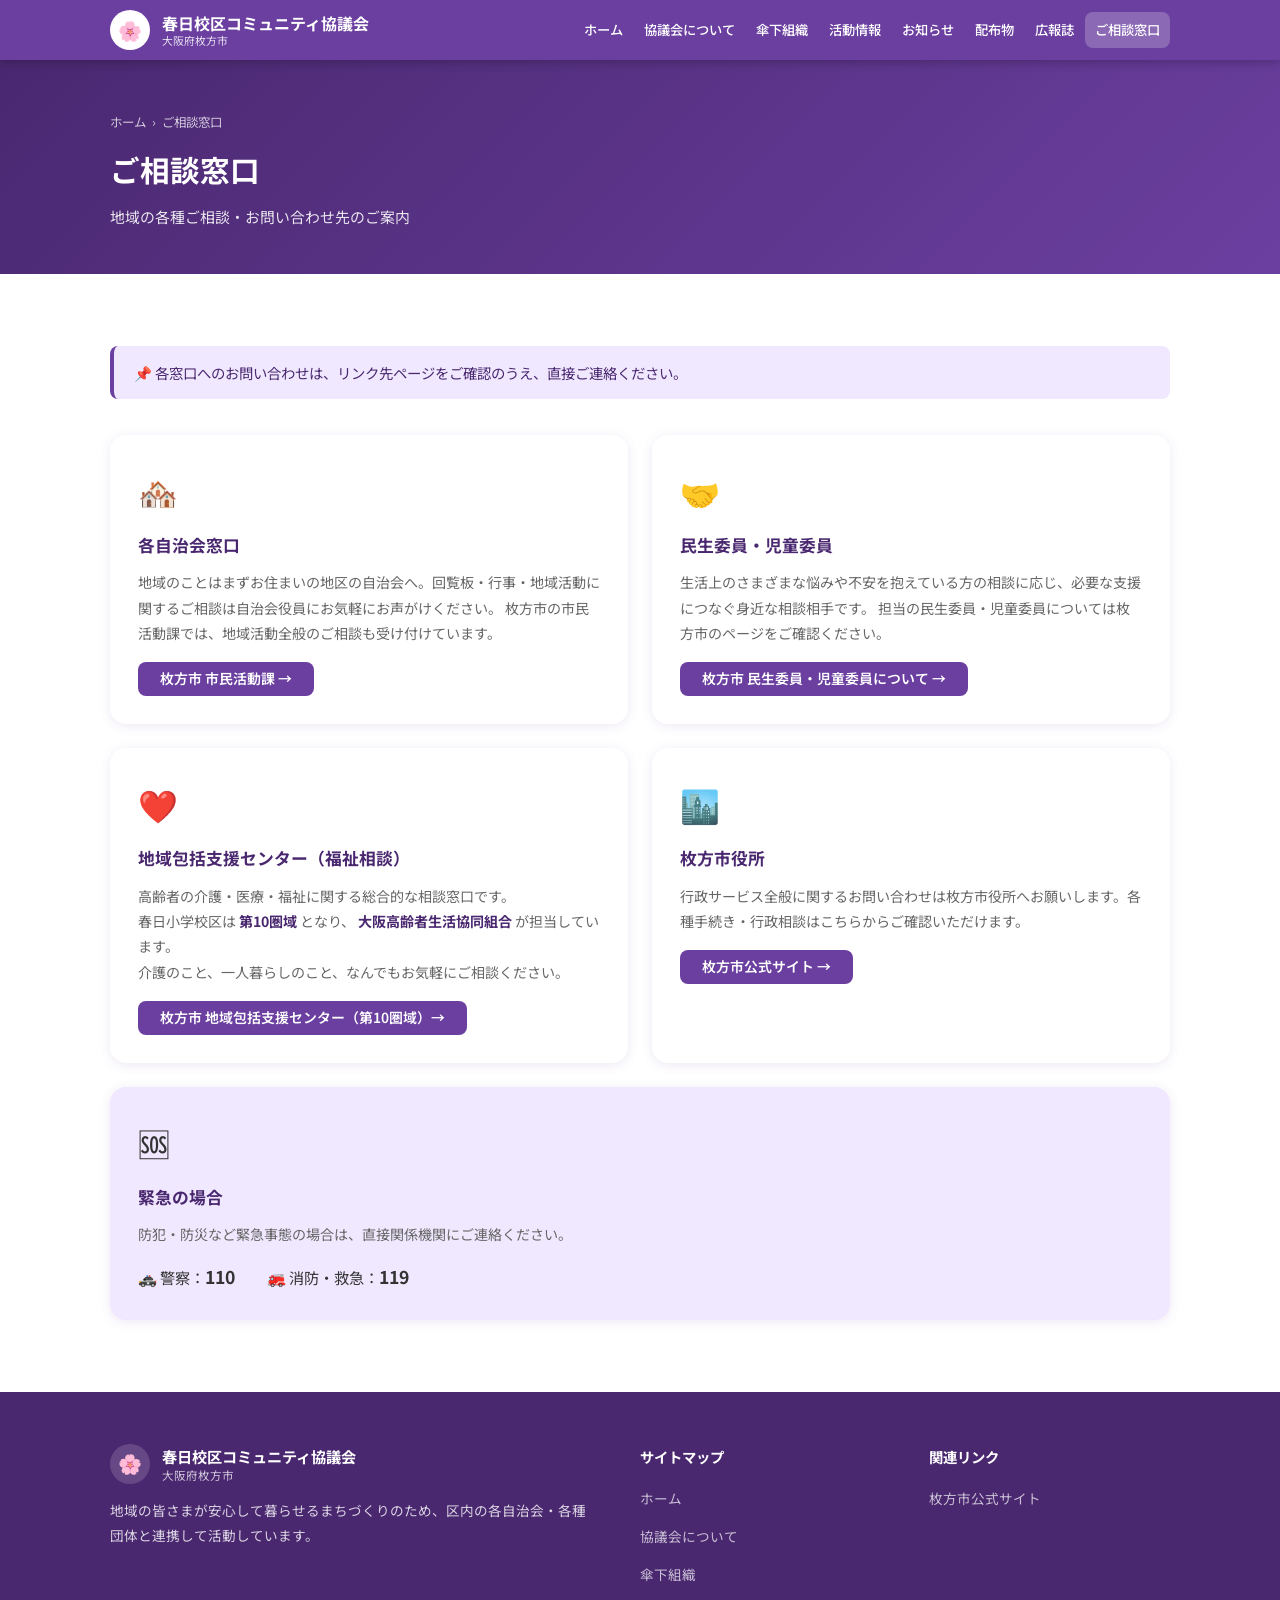
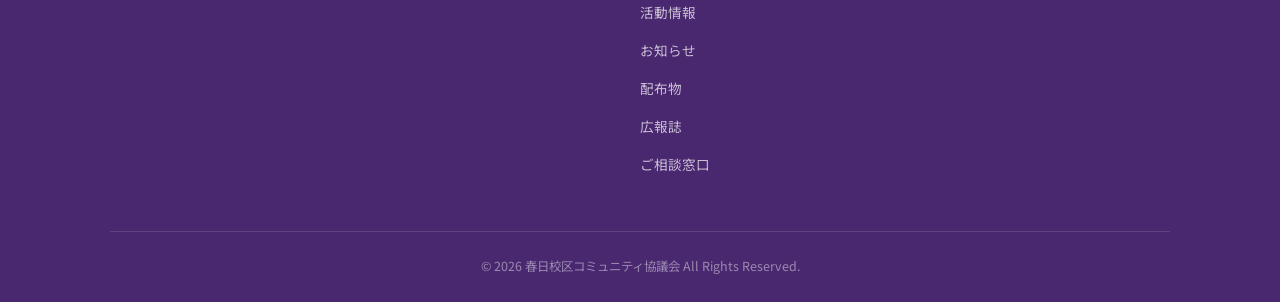
<file: contact.html>
<!DOCTYPE html>
<html lang="ja">
<head>
  <meta charset="UTF-8">
  <meta name="viewport" content="width=device-width, initial-scale=1.0">
  <title>ご相談窓口 | 春日校区コミュニティ協議会</title>
  <meta name="description" content="春日校区コミュニティ協議会に関する各種ご相談窓口をご案内します。">
  <link rel="canonical" href="https://hirakata-kasuga.github.io/contact.html">
  <link rel="preconnect" href="https://fonts.googleapis.com">
  <link href="https://fonts.googleapis.com/css2?family=Noto+Sans+JP:wght@400;500;700&display=swap" rel="stylesheet">
  <link rel="stylesheet" href="css/style.css">
</head>
<body>

<header class="site-header">
  <div class="header-inner">
    <a href="index.html" class="site-logo">
      <div class="logo-mark">🌸</div>
      <div class="logo-text">春日校区コミュニティ協議会<small>大阪府枚方市</small></div>
    </a>
    <button class="nav-toggle" aria-label="メニューを開く" aria-expanded="false">
      <span></span><span></span><span></span>
    </button>
    <nav class="site-nav">
      <a href="index.html">ホーム</a>
      <a href="about.html">協議会について</a>
      <a href="organizations.html">傘下組織</a>
      <a href="activities.html">活動情報</a>
      <a href="news.html">お知らせ</a>
      <a href="haifubutsu.html">配布物</a>
      <a href="kouhou.html">広報誌</a>
      <a href="contact.html">ご相談窓口</a>
    </nav>
  </div>
</header>

<div class="page-header">
  <div class="container">
    <div class="breadcrumb"><a href="index.html">ホーム</a><span>›</span>ご相談窓口</div>
    <h1>ご相談窓口</h1>
    <p>地域の各種ご相談・お問い合わせ先のご案内</p>
  </div>
</div>

<section class="section">
  <div class="container">

    <div class="alert alert-info" style="margin-bottom: 36px;">
      📌 各窓口へのお問い合わせは、リンク先ページをご確認のうえ、直接ご連絡ください。
    </div>

    <div class="grid grid-2" style="gap: 24px;">

      <!-- 各自治会窓口 -->
      <div class="card">
        <div style="font-size:2rem; margin-bottom:12px;">🏘️</div>
        <div style="font-weight:700; font-size:1.05rem; color:var(--primary-dark); margin-bottom:10px;">各自治会窓口</div>
        <p style="font-size:0.88rem; color:var(--text-light); line-height:1.8; margin-bottom:16px;">
          地域のことはまずお住まいの地区の自治会へ。回覧板・行事・地域活動に関するご相談は自治会役員にお気軽にお声がけください。
          枚方市の市民活動課では、地域活動全般のご相談も受け付けています。
        </p>
        <a href="https://www.city.hirakata.osaka.jp/0000049541.html" target="_blank" rel="noopener"
           class="btn btn-primary" style="font-size:0.87rem; padding:8px 20px;">
          枚方市 市民活動課 →
        </a>
      </div>

      <!-- 民生委員・児童委員 -->
      <div class="card">
        <div style="font-size:2rem; margin-bottom:12px;">🤝</div>
        <div style="font-weight:700; font-size:1.05rem; color:var(--primary-dark); margin-bottom:10px;">民生委員・児童委員</div>
        <p style="font-size:0.88rem; color:var(--text-light); line-height:1.8; margin-bottom:16px;">
          生活上のさまざまな悩みや不安を抱えている方の相談に応じ、必要な支援につなぐ身近な相談相手です。
          担当の民生委員・児童委員については枚方市のページをご確認ください。
        </p>
        <a href="https://www.city.hirakata.osaka.jp/0000014912.html" target="_blank" rel="noopener"
           class="btn btn-primary" style="font-size:0.87rem; padding:8px 20px;">
          枚方市 民生委員・児童委員について →
        </a>
      </div>

      <!-- 地域包括支援センター（福祉相談） -->
      <div class="card">
        <div style="font-size:2rem; margin-bottom:12px;">❤️</div>
        <div style="font-weight:700; font-size:1.05rem; color:var(--primary-dark); margin-bottom:10px;">地域包括支援センター（福祉相談）</div>
        <p style="font-size:0.88rem; color:var(--text-light); line-height:1.8; margin-bottom:16px;">
          高齢者の介護・医療・福祉に関する総合的な相談窓口です。<br>
          春日小学校区は <strong style="color:var(--primary-dark);">第10圏域</strong> となり、
          <strong style="color:var(--primary-dark);">大阪高齢者生活協同組合</strong> が担当しています。<br>
          介護のこと、一人暮らしのこと、なんでもお気軽にご相談ください。
        </p>
        <a href="https://www.city.hirakata.osaka.jp/kourei/0000002638.html#link-10" target="_blank" rel="noopener"
           class="btn btn-primary" style="font-size:0.87rem; padding:8px 20px;">
          枚方市 地域包括支援センター（第10圏域）→
        </a>
      </div>

      <!-- 枚方市役所 -->
      <div class="card">
        <div style="font-size:2rem; margin-bottom:12px;">🏙️</div>
        <div style="font-weight:700; font-size:1.05rem; color:var(--primary-dark); margin-bottom:10px;">枚方市役所</div>
        <p style="font-size:0.88rem; color:var(--text-light); line-height:1.8; margin-bottom:16px;">
          行政サービス全般に関するお問い合わせは枚方市役所へお願いします。各種手続き・行政相談はこちらからご確認いただけます。
        </p>
        <a href="https://www.city.hirakata.osaka.jp/" target="_blank" rel="noopener"
           class="btn btn-primary" style="font-size:0.87rem; padding:8px 20px;">
          枚方市公式サイト →
        </a>
      </div>

    </div>

    <!-- 緊急の場合 -->
    <div class="card" style="margin-top:24px; background:var(--primary-pale); border:none;">
      <div style="font-size:2rem; margin-bottom:12px;">🆘</div>
      <div style="font-weight:700; font-size:1.05rem; color:var(--primary-dark); margin-bottom:10px;">緊急の場合</div>
      <p style="font-size:0.88rem; color:var(--text-light); line-height:1.8; margin-bottom:14px;">
        防犯・防災など緊急事態の場合は、直接関係機関にご連絡ください。
      </p>
      <div style="display:flex; gap:32px; font-size:0.95rem; flex-wrap:wrap;">
        <div>🚓 警察：<strong style="font-size:1.1rem;">110</strong></div>
        <div>🚒 消防・救急：<strong style="font-size:1.1rem;">119</strong></div>
      </div>
    </div>

  </div>
</section>

<footer class="site-footer">
  <div class="container">
    <div class="footer-grid">
      <div>
        <div class="footer-logo">
          <div class="logo-mark">🌸</div>
          <div class="footer-site-name">春日校区コミュニティ協議会<small>大阪府枚方市</small></div>
        </div>
        <p class="footer-desc">地域の皆さまが安心して暮らせるまちづくりのため、区内の各自治会・各種団体と連携して活動しています。</p>
      </div>
      <div>
        <div class="footer-col-title">サイトマップ</div>
        <ul class="footer-nav">
          <li><a href="index.html">ホーム</a></li>
          <li><a href="about.html">協議会について</a></li>
          <li><a href="organizations.html">傘下組織</a></li>
          <li><a href="activities.html">活動情報</a></li>
          <li><a href="news.html">お知らせ</a></li>
          <li><a href="haifubutsu.html">配布物</a></li>
          <li><a href="kouhou.html">広報誌</a></li>
          <li><a href="contact.html">ご相談窓口</a></li>
        </ul>
      </div>
      <div>
        <div class="footer-col-title">関連リンク</div>
        <ul class="footer-nav">
          <li><a href="https://www.city.hirakata.osaka.jp/" target="_blank" rel="noopener">枚方市公式サイト</a></li>
        </ul>
      </div>
    </div>
    <div class="footer-bottom">
      <p>&copy; 2026 春日校区コミュニティ協議会 All Rights Reserved.</p>
    </div>
  </div>
</footer>

<script src="js/main.js"></script>
</body>
</html>
</file>
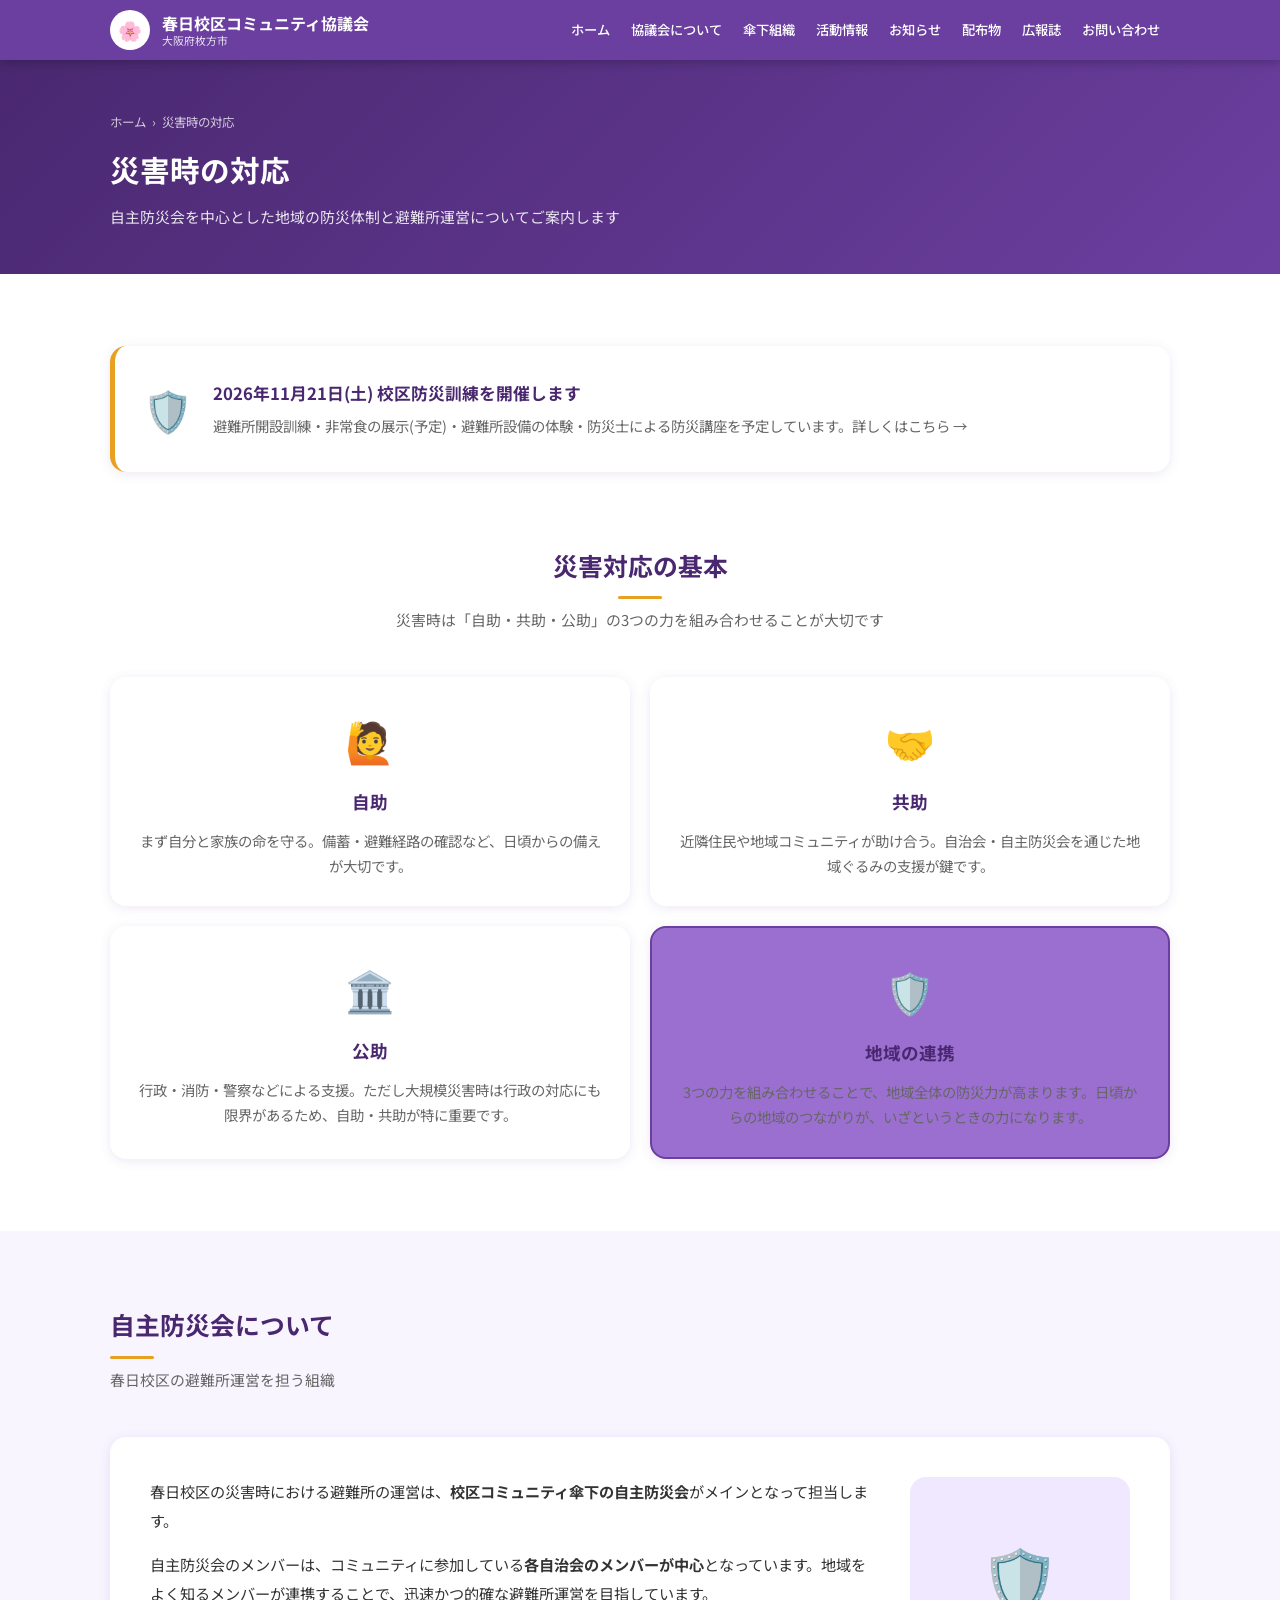
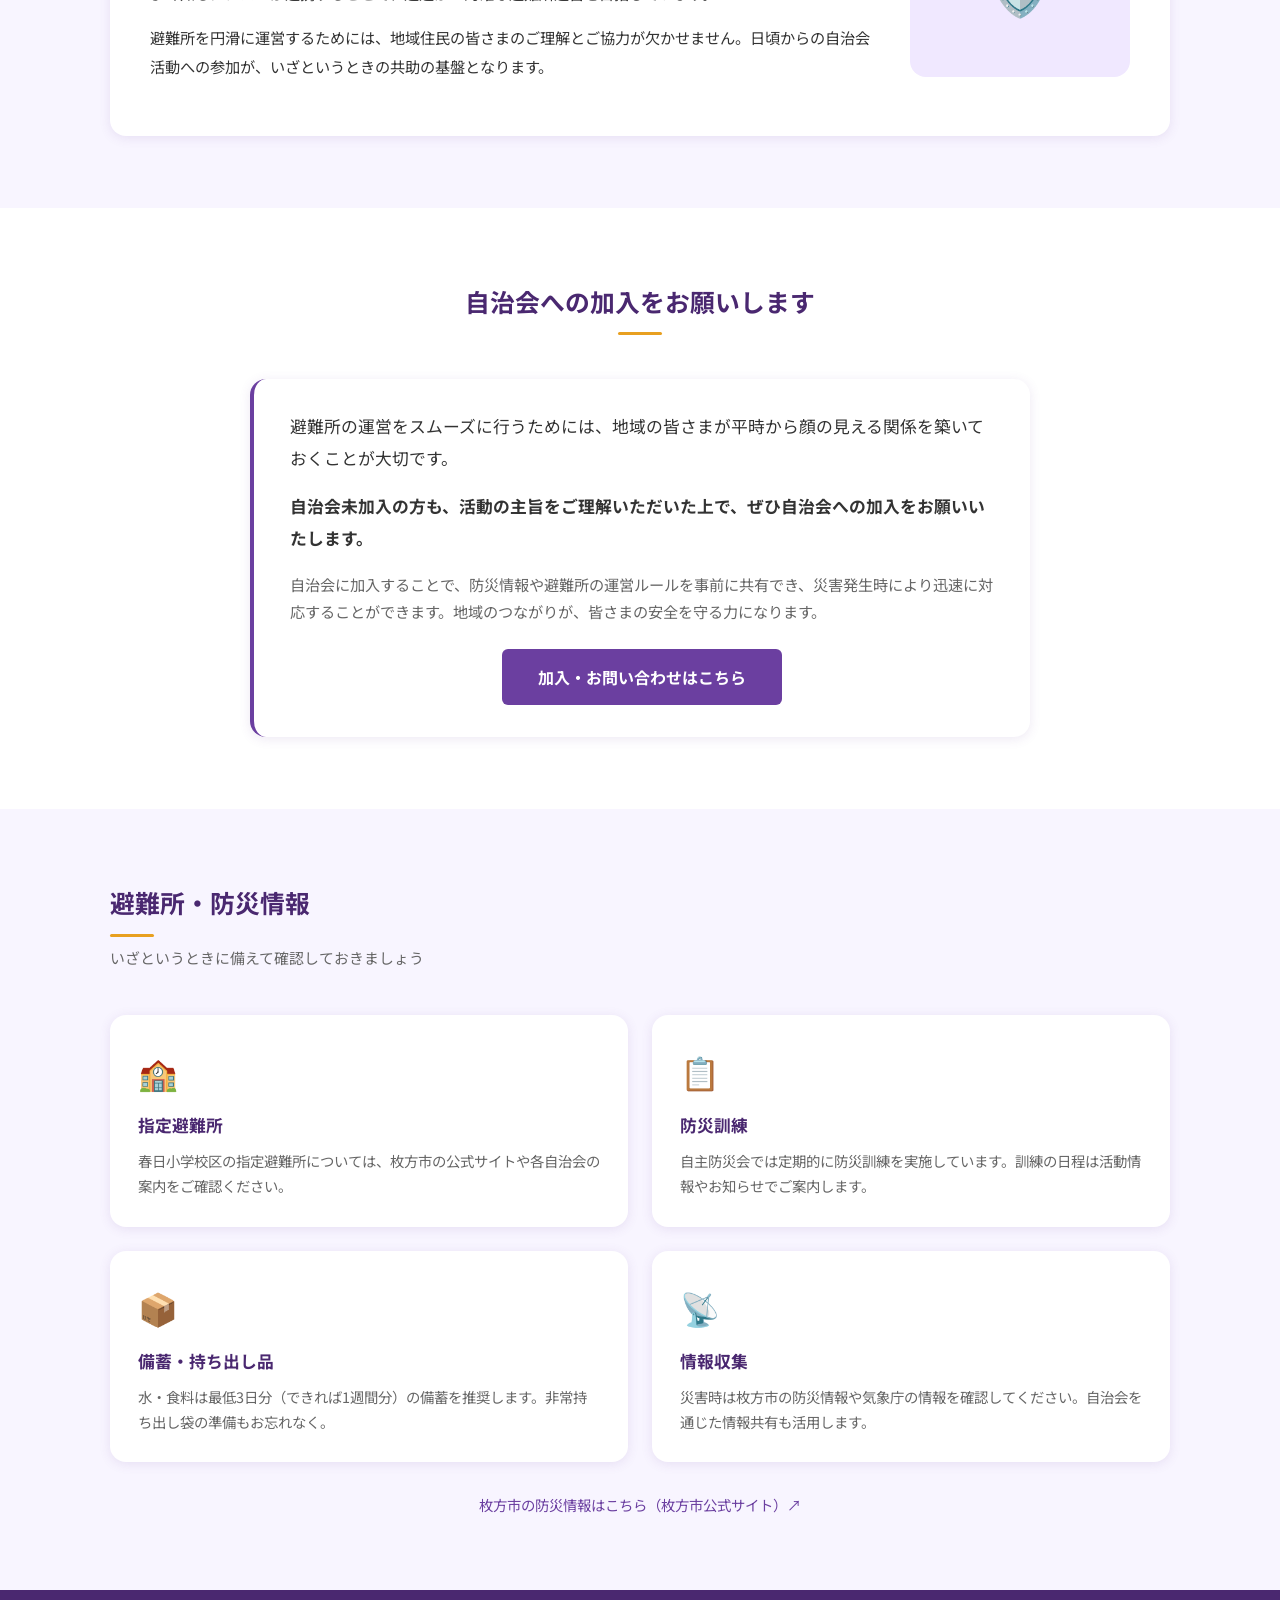
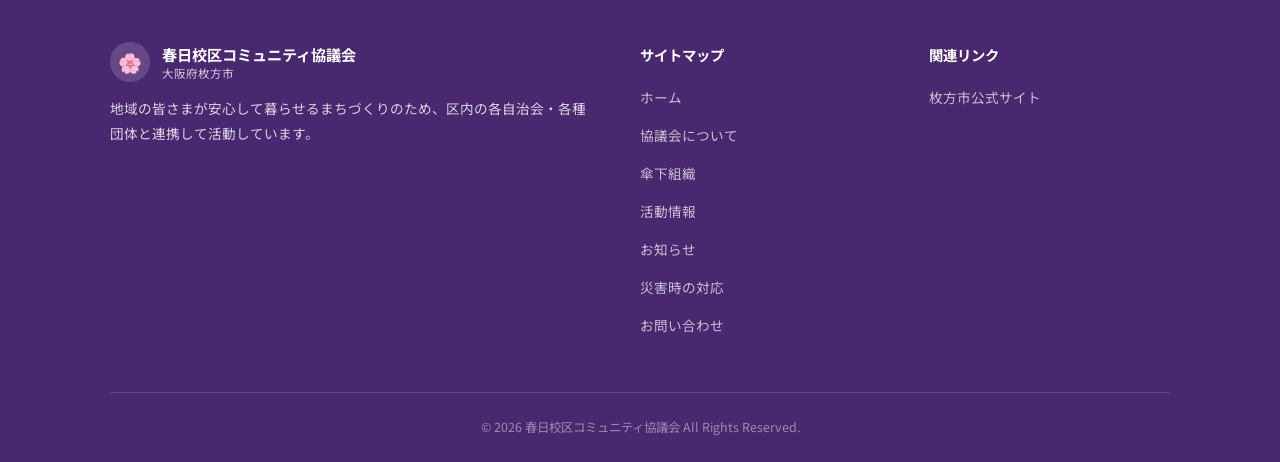
<file: disaster.html>
<!DOCTYPE html>
<html lang="ja">

<head>
  <meta charset="UTF-8">
  <meta name="viewport" content="width=device-width, initial-scale=1.0">
  <title>災害時の対応 | 春日校区コミュニティ協議会</title>
  <meta name="description" content="春日校区コミュニティ協議会における災害時の対応・避難所運営・自主防災会の取り組みをご紹介します。">
  <link rel="canonical" href="https://hirakata-kasuga.github.io/disaster.html">
  <link rel="preconnect" href="https://fonts.googleapis.com">
  <link href="https://fonts.googleapis.com/css2?family=Noto+Sans+JP:wght@400;500;700&display=swap" rel="stylesheet">
  <link rel="stylesheet" href="css/style.css">
</head>

<body>

  <header class="site-header">
    <div class="header-inner">
      <a href="index.html" class="site-logo">
        <div class="logo-mark">🌸</div>
        <div class="logo-text">
          春日校区コミュニティ協議会
          <small>大阪府枚方市</small>
        </div>
      </a>
      <button class="nav-toggle" aria-label="メニューを開く" aria-expanded="false">
        <span></span><span></span><span></span>
      </button>
      <nav class="site-nav">
        <a href="index.html">ホーム</a>
        <a href="about.html">協議会について</a>
        <a href="organizations.html">傘下組織</a>
        <a href="activities.html">活動情報</a>
        <a href="news.html">お知らせ</a>
        <a href="haifubutsu.html">配布物</a>
        <a href="kouhou.html">広報誌</a>
        <a href="contact.html">お問い合わせ</a>
      </nav>
    </div>
  </header>

  <div class="page-header">
    <div class="container">
      <div class="breadcrumb"><a href="index.html">ホーム</a><span>›</span>災害時の対応</div>
      <h1>災害時の対応</h1>
      <p>自主防災会を中心とした地域の防災体制と避難所運営についてご案内します</p>
    </div>
  </div>

  <!-- ── 防災訓練のお知らせ ── -->
  <section class="section" style="padding-bottom:0;">
    <div class="container">
      <a href="bousai-kunren.html" class="card" style="display:flex; gap:20px; align-items:center; color:inherit; border-left:5px solid var(--accent);">
        <div style="font-size:2.5rem; flex-shrink:0;">🛡️</div>
        <div>
          <div style="font-weight:700; color:var(--primary-dark); font-size:1.05rem; margin-bottom:4px;">2026年11月21日(土) 校区防災訓練を開催します</div>
          <p style="font-size:0.9rem; color:var(--text-light);">避難所開設訓練・非常食の展示(予定)・避難所設備の体験・防災士による防災講座を予定しています。詳しくはこちら →</p>
        </div>
      </a>
    </div>
  </section>

  <!-- ── 基本の考え方 ── -->
  <section class="section">
    <div class="container">
      <div class="section-head center">
        <h2 class="section-title">災害対応の基本</h2>
        <p class="section-desc">災害時は「自助・共助・公助」の3つの力を組み合わせることが大切です</p>
      </div>
      <div class="grid grid-2" style="gap:20px;">
        <div class="card" style="text-align:center;">
          <div style="font-size:2.5rem; margin-bottom:12px;">🙋</div>
          <div style="font-weight:700; color:var(--primary-dark); font-size:1.1rem; margin-bottom:10px;">自助</div>
          <p style="font-size:0.9rem; color:var(--text-light);">まず自分と家族の命を守る。備蓄・避難経路の確認など、日頃からの備えが大切です。</p>
        </div>
        <div class="card" style="text-align:center;">
          <div style="font-size:2.5rem; margin-bottom:12px;">🤝</div>
          <div style="font-weight:700; color:var(--primary-dark); font-size:1.1rem; margin-bottom:10px;">共助</div>
          <p style="font-size:0.9rem; color:var(--text-light);">近隣住民や地域コミュニティが助け合う。自治会・自主防災会を通じた地域ぐるみの支援が鍵です。</p>
        </div>
        <div class="card" style="text-align:center;">
          <div style="font-size:2.5rem; margin-bottom:12px;">🏛️</div>
          <div style="font-weight:700; color:var(--primary-dark); font-size:1.1rem; margin-bottom:10px;">公助</div>
          <p style="font-size:0.9rem; color:var(--text-light);">行政・消防・警察などによる支援。ただし大規模災害時は行政の対応にも限界があるため、自助・共助が特に重要です。</p>
        </div>
        <div class="card" style="text-align:center; background:var(--primary-light, #fff8f0); border:2px solid var(--primary, #e87b3a);">
          <div style="font-size:2.5rem; margin-bottom:12px;">🛡️</div>
          <div style="font-weight:700; color:var(--primary-dark); font-size:1.1rem; margin-bottom:10px;">地域の連携</div>
          <p style="font-size:0.9rem; color:var(--text-light);">3つの力を組み合わせることで、地域全体の防災力が高まります。日頃からの地域のつながりが、いざというときの力になります。</p>
        </div>
      </div>
    </div>
  </section>

  <!-- ── 自主防災会について ── -->
  <section class="section section-alt">
    <div class="container">
      <div class="section-head">
        <h2 class="section-title">自主防災会について</h2>
        <p class="section-desc">春日校区の避難所運営を担う組織</p>
      </div>
      <div class="greeting-card">
        <div class="greeting-text">
          <p>春日校区の災害時における避難所の運営は、<strong>校区コミュニティ傘下の自主防災会</strong>がメインとなって担当します。</p>
          <p>自主防災会のメンバーは、コミュニティに参加している<strong>各自治会のメンバーが中心</strong>となっています。地域をよく知るメンバーが連携することで、迅速かつ的確な避難所運営を目指しています。</p>
          <p>避難所を円滑に運営するためには、地域住民の皆さまのご理解とご協力が欠かせません。日頃からの自治会活動への参加が、いざというときの共助の基盤となります。</p>
        </div>
        <div class="greeting-img">🛡️</div>
      </div>
    </div>
  </section>

  <!-- ── 自治会加入のお願い ── -->
  <section class="section">
    <div class="container">
      <div class="section-head center">
        <h2 class="section-title">自治会への加入をお願いします</h2>
      </div>
      <div class="card" style="border-left: 4px solid var(--primary, #e87b3a); padding: 32px 36px; max-width: 780px; margin: 0 auto;">
        <p style="font-size:1.05rem; line-height:1.9; margin-bottom:16px;">
          避難所の運営をスムーズに行うためには、地域の皆さまが平時から顔の見える関係を築いておくことが大切です。
        </p>
        <p style="font-size:1.05rem; line-height:1.9; margin-bottom:16px;">
          <strong>自治会未加入の方も、活動の主旨をご理解いただいた上で、ぜひ自治会への加入をお願いいたします。</strong>
        </p>
        <p style="font-size:0.95rem; color:var(--text-light); line-height:1.8;">
          自治会に加入することで、防災情報や避難所の運営ルールを事前に共有でき、災害発生時により迅速に対応することができます。地域のつながりが、皆さまの安全を守る力になります。
        </p>
        <div style="margin-top:24px; text-align:center;">
          <a href="contact.html" style="display:inline-block; background:var(--primary, #e87b3a); color:#fff; font-weight:700; padding:14px 36px; border-radius:6px; text-decoration:none; font-size:1rem;">
            加入・お問い合わせはこちら
          </a>
        </div>
      </div>
    </div>
  </section>

  <!-- ── 避難所情報 ── -->
  <section class="section section-alt">
    <div class="container">
      <div class="section-head">
        <h2 class="section-title">避難所・防災情報</h2>
        <p class="section-desc">いざというときに備えて確認しておきましょう</p>
      </div>
      <div class="grid grid-2">
        <div class="card">
          <div style="font-size:2rem; margin-bottom:12px;">🏫</div>
          <div style="font-weight:700; color:var(--primary-dark); font-size:1.05rem; margin-bottom:8px;">指定避難所</div>
          <p style="font-size:0.9rem; color:var(--text-light);">春日小学校区の指定避難所については、枚方市の公式サイトや各自治会の案内をご確認ください。</p>
        </div>
        <div class="card">
          <div style="font-size:2rem; margin-bottom:12px;">📋</div>
          <div style="font-weight:700; color:var(--primary-dark); font-size:1.05rem; margin-bottom:8px;">防災訓練</div>
          <p style="font-size:0.9rem; color:var(--text-light);">自主防災会では定期的に防災訓練を実施しています。訓練の日程は活動情報やお知らせでご案内します。</p>
        </div>
        <div class="card">
          <div style="font-size:2rem; margin-bottom:12px;">📦</div>
          <div style="font-weight:700; color:var(--primary-dark); font-size:1.05rem; margin-bottom:8px;">備蓄・持ち出し品</div>
          <p style="font-size:0.9rem; color:var(--text-light);">水・食料は最低3日分（できれば1週間分）の備蓄を推奨します。非常持ち出し袋の準備もお忘れなく。</p>
        </div>
        <div class="card">
          <div style="font-size:2rem; margin-bottom:12px;">📡</div>
          <div style="font-weight:700; color:var(--primary-dark); font-size:1.05rem; margin-bottom:8px;">情報収集</div>
          <p style="font-size:0.9rem; color:var(--text-light);">災害時は枚方市の防災情報や気象庁の情報を確認してください。自治会を通じた情報共有も活用します。</p>
        </div>
      </div>
      <div style="text-align:center; margin-top:28px;">
        <a href="https://www.city.hirakata.osaka.jp/" target="_blank" rel="noopener" style="font-size:0.9rem; color:var(--primary, #e87b3a);">
          枚方市の防災情報はこちら（枚方市公式サイト）↗
        </a>
      </div>
    </div>
  </section>

  <footer class="site-footer">
    <div class="container">
      <div class="footer-grid">
        <div>
          <div class="footer-logo">
            <div class="logo-mark">🌸</div>
            <div class="footer-site-name">
              春日校区コミュニティ協議会
              <small>大阪府枚方市</small>
            </div>
          </div>
          <p class="footer-desc">地域の皆さまが安心して暮らせるまちづくりのため、区内の各自治会・各種団体と連携して活動しています。</p>
        </div>
        <div>
          <div class="footer-col-title">サイトマップ</div>
          <ul class="footer-nav">
            <li><a href="index.html">ホーム</a></li>
            <li><a href="about.html">協議会について</a></li>
            <li><a href="organizations.html">傘下組織</a></li>
            <li><a href="activities.html">活動情報</a></li>
            <li><a href="news.html">お知らせ</a></li>
            <li><a href="disaster.html">災害時の対応</a></li>
            <li><a href="contact.html">お問い合わせ</a></li>
          </ul>
        </div>
        <div>
          <div class="footer-col-title">関連リンク</div>
          <ul class="footer-nav">
            <li><a href="https://www.city.hirakata.osaka.jp/" target="_blank" rel="noopener">枚方市公式サイト</a></li>
          </ul>
        </div>
      </div>
      <div class="footer-bottom">
        <p>&copy; 2026 春日校区コミュニティ協議会 All Rights Reserved.</p>
      </div>
    </div>
  </footer>

  <script src="js/main.js"></script>
</body>

</html>
</file>
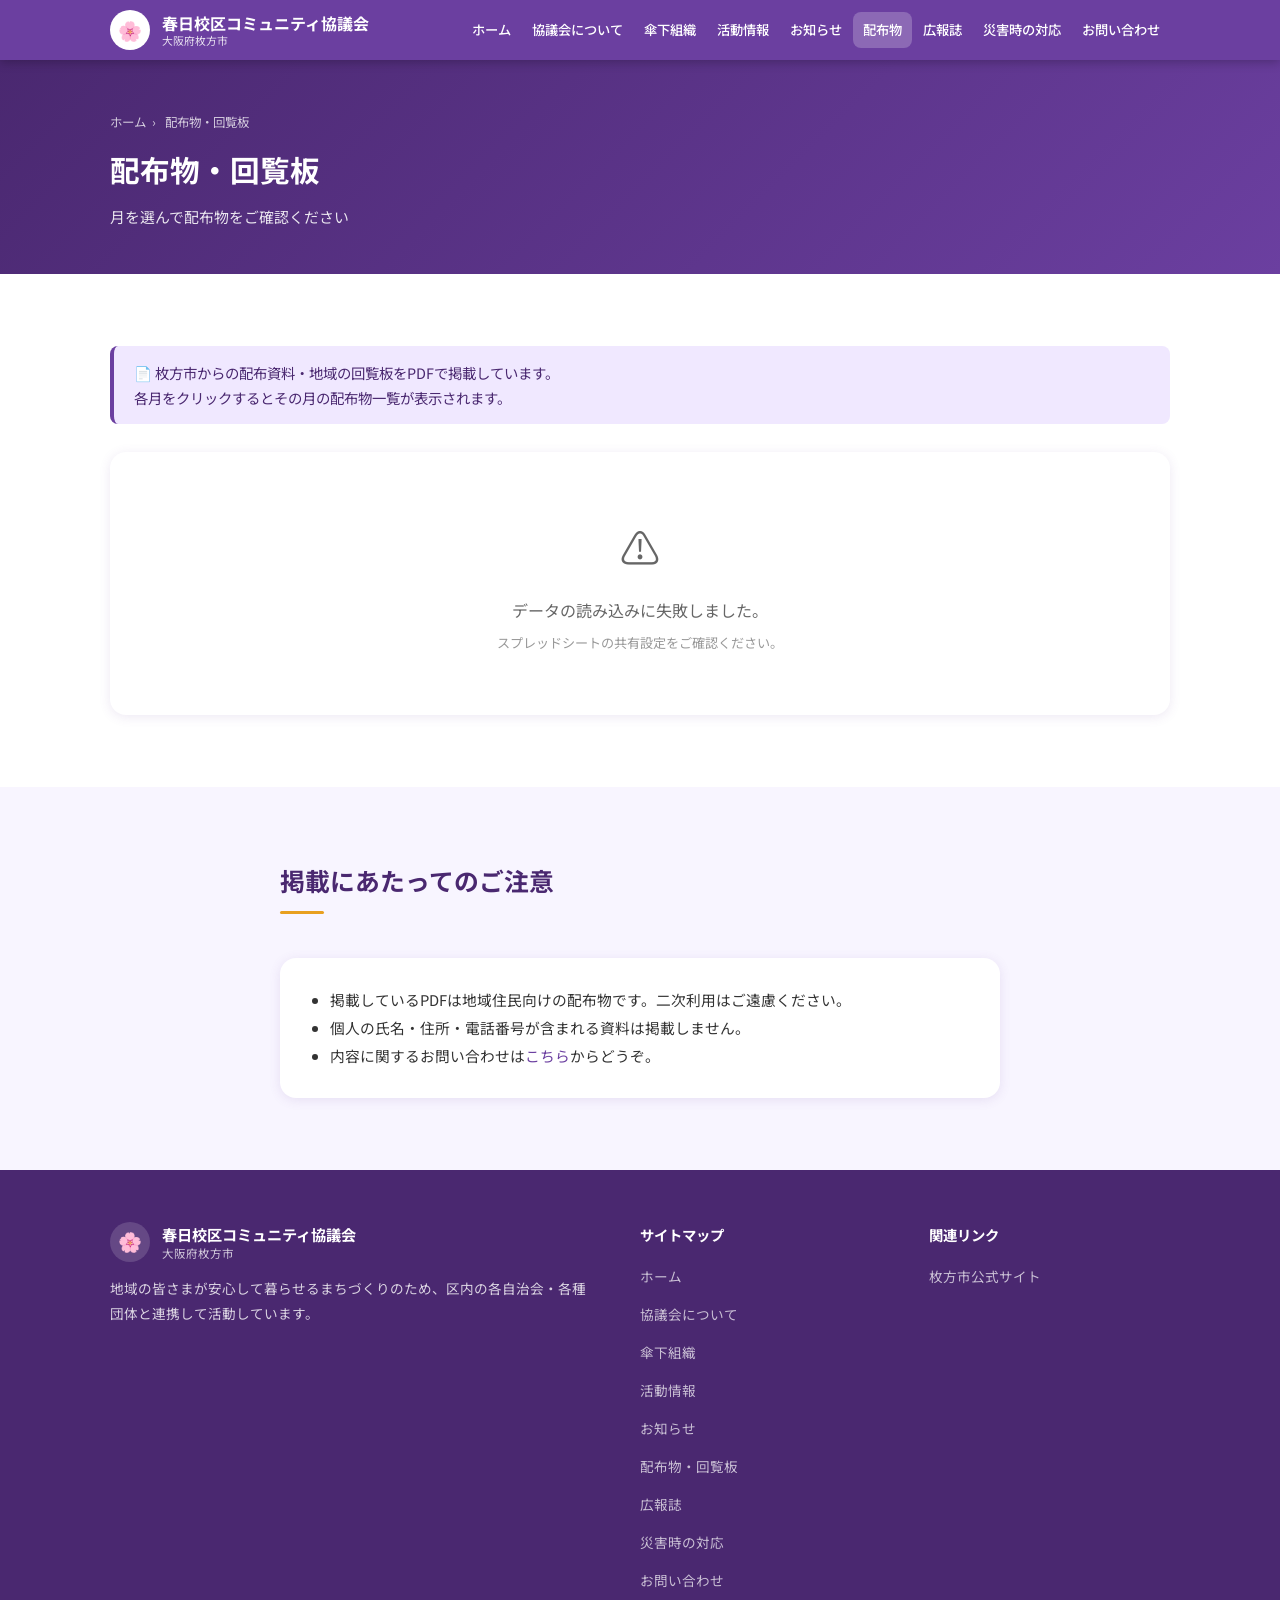
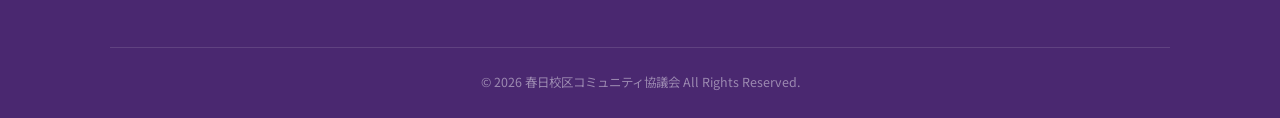
<file: haifubutsu.html>
<!DOCTYPE html>
<html lang="ja">
<head>
  <meta charset="UTF-8">
  <meta name="viewport" content="width=device-width, initial-scale=1.0">
  <title>配布物・回覧板 | 春日校区コミュニティ協議会</title>
  <meta name="description" content="春日校区コミュニティ協議会の配布物・回覧板を月別に掲載しています。">
  <link rel="canonical" href="https://hirakata-kasuga.github.io/haifubutsu.html">
  <link rel="preconnect" href="https://fonts.googleapis.com">
  <link href="https://fonts.googleapis.com/css2?family=Noto+Sans+JP:wght@400;500;700&display=swap" rel="stylesheet">
  <link rel="stylesheet" href="css/style.css">
  <style>
    /* ── 状態表示（sheets.js 共通） ── */
    .state-box {
      text-align: center;
      padding: 60px 20px;
      background: white;
      border-radius: var(--radius-lg);
      box-shadow: var(--shadow);
      color: var(--text-light);
    }
    .state-box h3 { font-size: 1.05rem; color: var(--primary-dark); margin-bottom: 10px; }
    .state-icon   { font-size: 2.5rem; margin-bottom: 14px; }
    .spinner {
      width: 40px; height: 40px;
      border: 4px solid var(--border); border-top-color: var(--primary);
      border-radius: 50%; margin: 0 auto 16px;
      animation: spin .8s linear infinite;
    }
    @keyframes spin { to { transform: rotate(360deg); } }

    /* ── 月一覧 ── */
    .year-section  { margin-bottom: 40px; }
    .year-heading  {
      font-size: 1.15rem; font-weight: 700;
      color: var(--primary-dark);
      border-left: 4px solid var(--primary);
      padding-left: 12px; margin-bottom: 16px;
    }
    .month-grid {
      display: grid;
      grid-template-columns: repeat(3, 1fr);
      gap: 16px;
    }
    .month-card {
      background: white;
      border-radius: var(--radius-lg);
      padding: 20px 22px;
      box-shadow: var(--shadow);
      display: flex; flex-direction: column; gap: 10px;
      border-left: 5px solid var(--primary);
      transition: all var(--transition);
      color: var(--text);
    }
    .month-card:hover {
      box-shadow: var(--shadow-hover);
      transform: translateX(4px);
      color: var(--text);
    }
    .month-card-header {
      display: flex; justify-content: space-between; align-items: center;
    }
    .month-label  { font-size: 1.05rem; font-weight: 700; color: var(--primary-dark); }
    .month-count  {
      background: var(--primary); color: white;
      font-size: 0.78rem; font-weight: 700;
      padding: 2px 10px; border-radius: 12px;
    }
    .month-badges { display: flex; gap: 6px; flex-wrap: wrap; }
    .month-arrow  { font-size: 0.82rem; color: var(--primary); font-weight: 600; text-align: right; }

    /* ── 詳細ビュー ── */
    .back-btn {
      display: inline-flex; align-items: center; gap: 6px;
      color: var(--primary); font-size: 0.88rem; font-weight: 600;
      margin-bottom: 20px; padding: 8px 16px;
      background: var(--primary-pale); border-radius: var(--radius);
      transition: background var(--transition);
    }
    .back-btn:hover { background: var(--border); color: var(--primary-dark); }

    .detail-card { padding: 0; overflow: hidden; }

    .detail-month-head {
      background: var(--primary);
      color: white;
      padding: 18px 28px;
      display: flex; justify-content: space-between; align-items: center;
    }
    .detail-month-label { font-size: 1.2rem; font-weight: 700; }
    .detail-count {
      background: rgba(255,255,255,0.25);
      padding: 3px 14px; border-radius: 12px;
      font-size: 0.85rem; font-weight: 700;
    }

    .doc-list { list-style: none; }
    .doc-item {
      display: flex; align-items: center; gap: 16px;
      padding: 16px 28px;
      border-bottom: 1px solid var(--border);
    }
    .doc-item:last-child { border-bottom: none; }

    .doc-icon {
      font-size: 1.6rem; flex-shrink: 0;
      width: 44px; height: 44px;
      background: var(--primary-pale);
      border-radius: var(--radius);
      display: flex; align-items: center; justify-content: center;
    }
    .doc-info    { flex: 1; }
    .doc-meta    { margin-bottom: 4px; }
    .doc-title   { font-weight: 600; font-size: 0.95rem; color: var(--text); }
    .doc-desc    { font-size: 0.83rem; color: var(--text-light); margin-top: 3px; }
    .doc-action  { flex-shrink: 0; }

    .pdf-open-btn {
      display: inline-block;
      padding: 8px 18px;
      background: var(--primary);
      color: white; font-size: 0.85rem; font-weight: 600;
      border-radius: var(--radius);
      transition: background var(--transition); white-space: nowrap;
    }
    .pdf-open-btn:hover { background: var(--primary-dark); color: white; }

    .pdf-none {
      font-size: 0.82rem; color: var(--text-muted);
      padding: 8px 12px; white-space: nowrap;
    }

    /* ── レスポンシブ ── */
    @media (max-width: 768px) {
      .month-grid { grid-template-columns: repeat(2, 1fr); }
    }
    @media (max-width: 480px) {
      .month-grid { grid-template-columns: 1fr; }
      .doc-item   { flex-wrap: wrap; }
      .doc-action { width: 100%; }
      .pdf-open-btn { width: 100%; text-align: center; }
    }
  </style>
</head>
<body>

<header class="site-header">
  <div class="header-inner">
    <a href="index.html" class="site-logo">
      <div class="logo-mark">🌸</div>
      <div class="logo-text">春日校区コミュニティ協議会<small>大阪府枚方市</small></div>
    </a>
    <button class="nav-toggle" aria-label="メニューを開く" aria-expanded="false">
      <span></span><span></span><span></span>
    </button>
    <nav class="site-nav">
      <a href="index.html">ホーム</a>
      <a href="about.html">協議会について</a>
      <a href="organizations.html">傘下組織</a>
      <a href="activities.html">活動情報</a>
      <a href="news.html">お知らせ</a>
      <a href="haifubutsu.html">配布物</a>
      <a href="kouhou.html">広報誌</a>
      <a href="disaster.html">災害時の対応</a>
        <a href="contact.html">お問い合わせ</a>
    </nav>
  </div>
</header>

<div class="page-header">
  <div class="container">
    <div class="breadcrumb" id="breadcrumbBase">
      <a href="index.html">ホーム</a><span>›</span>
      <a href="haifubutsu.html">配布物・回覧板</a>
      <span id="breadcrumbDetail"></span>
    </div>
    <h1>配布物・回覧板</h1>
    <p id="pageSubtitle">月を選んで配布物をご確認ください</p>
  </div>
</div>

<section class="section">
  <div class="container">

    <div class="alert alert-info" style="margin-bottom:28px;">
      📄 枚方市からの配布資料・地域の回覧板をPDFで掲載しています。<br>
      各月をクリックするとその月の配布物一覧が表示されます。
    </div>

    <div id="haifubutsuContainer"></div>

  </div>
</section>

<!-- プライバシーポリシー -->
<section class="section section-alt">
  <div class="container" style="max-width:760px;">
    <div class="section-head">
      <h2 class="section-title">掲載にあたってのご注意</h2>
    </div>
    <div class="card">
      <ul style="font-size:0.92rem; line-height:1.9; padding-left:1.5em;">
        <li>掲載しているPDFは地域住民向けの配布物です。二次利用はご遠慮ください。</li>
        <li>個人の氏名・住所・電話番号が含まれる資料は掲載しません。</li>
        <li>内容に関するお問い合わせは<a href="contact.html">こちら</a>からどうぞ。</li>
      </ul>
    </div>
  </div>
</section>

<footer class="site-footer">
  <div class="container">
    <div class="footer-grid">
      <div>
        <div class="footer-logo">
          <div class="logo-mark">🌸</div>
          <div class="footer-site-name">春日校区コミュニティ協議会<small>大阪府枚方市</small></div>
        </div>
        <p class="footer-desc">地域の皆さまが安心して暮らせるまちづくりのため、区内の各自治会・各種団体と連携して活動しています。</p>
      </div>
      <div>
        <div class="footer-col-title">サイトマップ</div>
        <ul class="footer-nav">
          <li><a href="index.html">ホーム</a></li>
          <li><a href="about.html">協議会について</a></li>
          <li><a href="organizations.html">傘下組織</a></li>
          <li><a href="activities.html">活動情報</a></li>
          <li><a href="news.html">お知らせ</a></li>
          <li><a href="haifubutsu.html">配布物・回覧板</a></li>
          <li><a href="kouhou.html">広報誌</a></li>
          <li><a href="disaster.html">災害時の対応</a></li>
            <li><a href="contact.html">お問い合わせ</a></li>
        </ul>
      </div>
      <div>
        <div class="footer-col-title">関連リンク</div>
        <ul class="footer-nav">
          <li><a href="https://www.city.hirakata.osaka.jp/" target="_blank" rel="noopener">枚方市公式サイト</a></li>
        </ul>
      </div>
    </div>
    <div class="footer-bottom">
      <p>&copy; 2026 春日校区コミュニティ協議会 All Rights Reserved.</p>
    </div>
  </div>
</footer>

<script src="js/config.js"></script>
<script src="js/sheets.js"></script>
<script src="js/main.js"></script>
<script src="js/haifubutsu.js"></script>
</body>
</html>
</file>
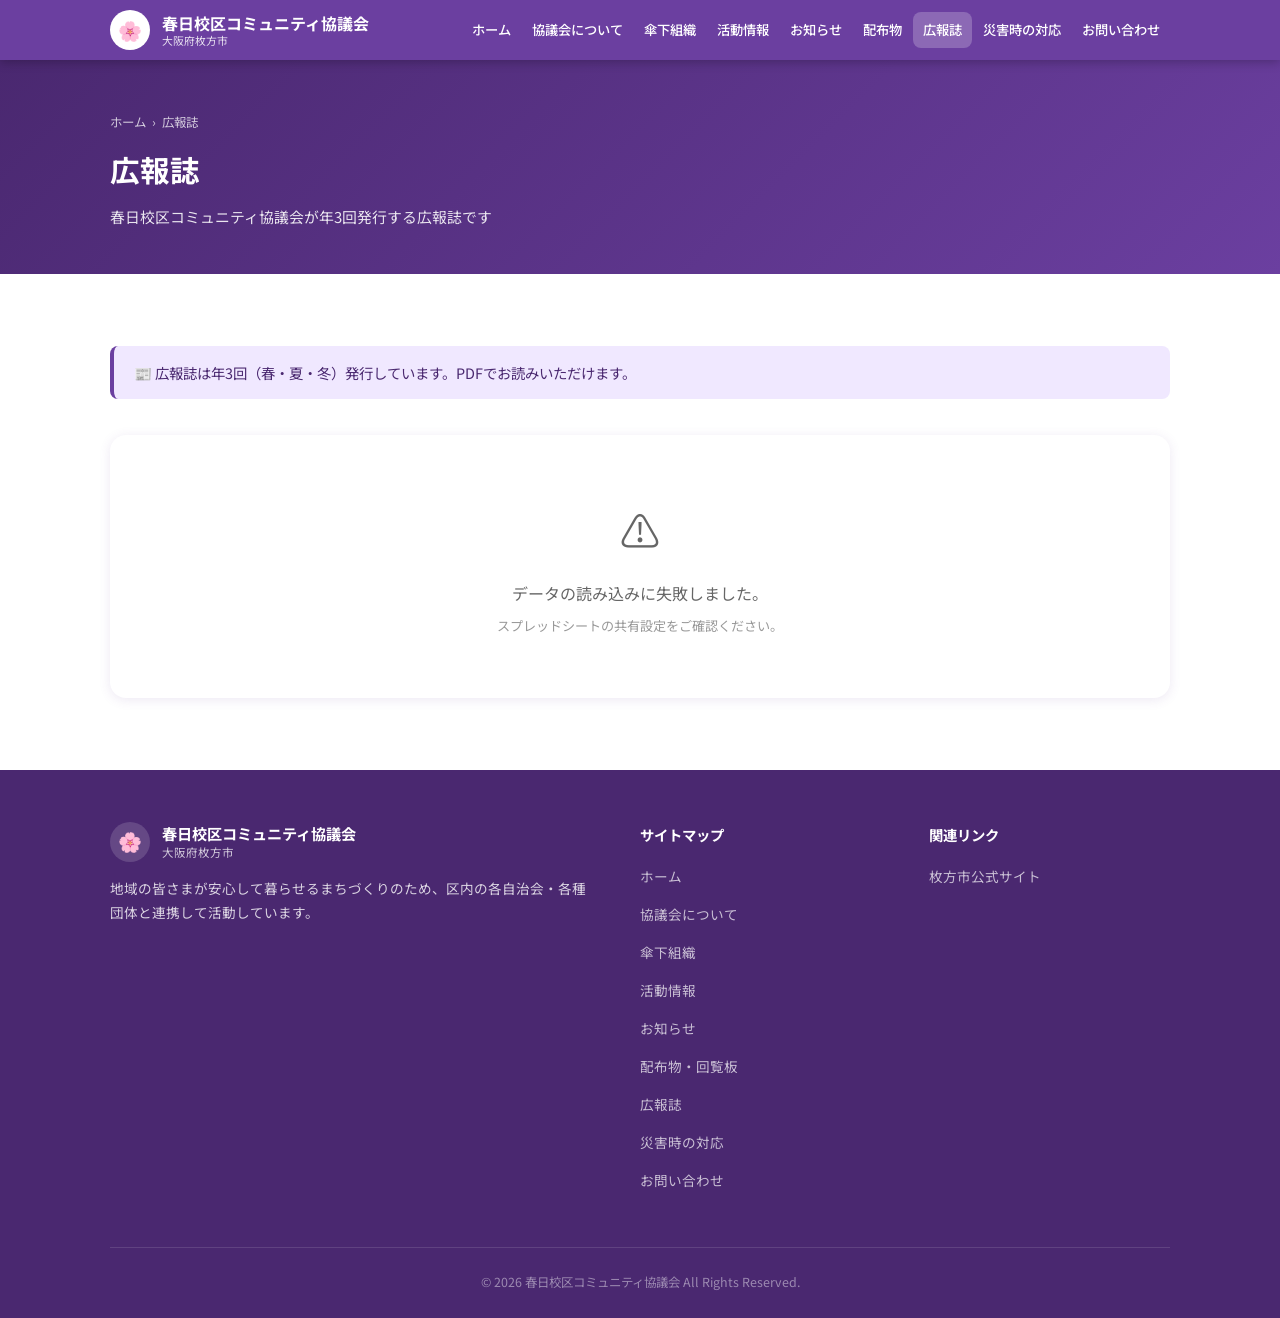
<file: kouhou.html>
<!DOCTYPE html>
<html lang="ja">
<head>
  <meta charset="UTF-8">
  <meta name="viewport" content="width=device-width, initial-scale=1.0">
  <title>広報誌 | 春日校区コミュニティ協議会</title>
  <meta name="description" content="春日校区コミュニティ協議会が年3回発行する広報誌のバックナンバーを掲載しています。">
  <link rel="canonical" href="https://hirakata-kasuga.github.io/kouhou.html">
  <link rel="preconnect" href="https://fonts.googleapis.com">
  <link href="https://fonts.googleapis.com/css2?family=Noto+Sans+JP:wght@400;500;700&display=swap" rel="stylesheet">
  <link rel="stylesheet" href="css/style.css">
  <style>
    /* ── 状態表示（sheets.js 共通） ── */
    .state-box {
      text-align: center; padding: 60px 20px;
      background: white; border-radius: var(--radius-lg);
      box-shadow: var(--shadow); color: var(--text-light);
    }
    .state-box h3 { font-size: 1.05rem; color: var(--primary-dark); margin-bottom: 10px; }
    .state-icon   { font-size: 2.5rem; margin-bottom: 14px; }
    .spinner {
      width: 40px; height: 40px;
      border: 4px solid var(--border); border-top-color: var(--primary);
      border-radius: 50%; margin: 0 auto 16px;
      animation: spin .8s linear infinite;
    }
    @keyframes spin { to { transform: rotate(360deg); } }

    /* ── 最新号（大きく表示） ── */
    .kh-latest {
      display: grid;
      grid-template-columns: 320px 1fr;
      gap: 40px;
      background: white;
      border-radius: var(--radius-lg);
      box-shadow: var(--shadow);
      overflow: hidden;
      margin-bottom: 56px;
      border-top: 5px solid var(--primary);
    }

    .kh-latest-img {
      background: var(--primary-pale);
      min-height: 300px;
      display: flex; align-items: center; justify-content: center;
      overflow: hidden;
    }
    .kh-latest-img img {
      width: 100%; height: 100%; object-fit: cover; display: block;
    }
    .kh-latest-noimg { font-size: 5rem; color: var(--primary-light); }

    .kh-latest-body {
      padding: 36px 36px 36px 0;
      display: flex; flex-direction: column; justify-content: center; gap: 10px;
    }
    .kh-latest-badge {
      display: inline-block;
      background: var(--accent); color: white;
      font-size: 0.78rem; font-weight: 700;
      padding: 3px 12px; border-radius: 12px;
      width: fit-content;
    }
    .kh-latest-issue { font-size: 1.5rem; font-weight: 700; color: var(--primary-dark); }
    .kh-latest-theme { font-size: 1.1rem; color: var(--text-light); }
    .kh-latest-date  { font-size: 0.85rem; color: var(--text-muted); }
    .kh-latest-btn   { margin-top: 8px; width: fit-content; font-size: 1rem; padding: 13px 28px; }

    /* ── バックナンバー見出し ── */
    .kh-backnumber-title {
      font-size: 1.15rem; font-weight: 700;
      color: var(--primary-dark);
      border-left: 4px solid var(--primary);
      padding-left: 12px;
      margin-bottom: 20px;
    }

    /* ── バックナンバーグリッド ── */
    .kh-grid {
      display: grid;
      grid-template-columns: repeat(3, 1fr);
      gap: 24px;
    }

    .kh-card {
      background: white;
      border-radius: var(--radius-lg);
      box-shadow: var(--shadow);
      overflow: hidden;
      transition: box-shadow var(--transition), transform var(--transition);
      border-top: 4px solid var(--primary-light);
    }
    .kh-card:hover { box-shadow: var(--shadow-hover); transform: translateY(-4px); }

    .kh-cover {
      background: var(--primary-pale);
      height: 200px;
      display: flex; align-items: center; justify-content: center;
      overflow: hidden;
    }
    .kh-cover img { width: 100%; height: 100%; object-fit: cover; }
    .kh-noimg     { font-size: 3.5rem; color: var(--primary-light); }

    .kh-body {
      padding: 18px 20px;
      display: flex; flex-direction: column; gap: 6px;
    }
    .kh-issue { font-size: 1rem; font-weight: 700; color: var(--primary-dark); }
    .kh-theme { font-size: 0.9rem; color: var(--text-light); }
    .kh-date  { font-size: 0.8rem; color: var(--text-muted); }
    .kh-btn   { margin-top: 8px; text-align: center; font-size: 0.88rem; padding: 9px 16px; }
    .kh-soon  { font-size: 0.82rem; color: var(--text-muted); margin-top: 8px; }

    /* ── レスポンシブ ── */
    @media (max-width: 900px) {
      .kh-latest { grid-template-columns: 1fr; }
      .kh-latest-body { padding: 24px; }
      .kh-latest-img  { min-height: 220px; }
    }
    @media (max-width: 768px) {
      .kh-grid { grid-template-columns: repeat(2, 1fr); }
    }
    @media (max-width: 480px) {
      .kh-grid { grid-template-columns: 1fr; }
    }
  </style>
</head>
<body>

<header class="site-header">
  <div class="header-inner">
    <a href="index.html" class="site-logo">
      <div class="logo-mark">🌸</div>
      <div class="logo-text">春日校区コミュニティ協議会<small>大阪府枚方市</small></div>
    </a>
    <button class="nav-toggle" aria-label="メニューを開く" aria-expanded="false">
      <span></span><span></span><span></span>
    </button>
    <nav class="site-nav">
      <a href="index.html">ホーム</a>
      <a href="about.html">協議会について</a>
      <a href="organizations.html">傘下組織</a>
      <a href="activities.html">活動情報</a>
      <a href="news.html">お知らせ</a>
      <a href="haifubutsu.html">配布物</a>
      <a href="kouhou.html">広報誌</a>
      <a href="disaster.html">災害時の対応</a>
        <a href="contact.html">お問い合わせ</a>
    </nav>
  </div>
</header>

<div class="page-header">
  <div class="container">
    <div class="breadcrumb">
      <a href="index.html">ホーム</a><span>›</span>広報誌
    </div>
    <h1>広報誌</h1>
    <p>春日校区コミュニティ協議会が年3回発行する広報誌です</p>
  </div>
</div>

<section class="section">
  <div class="container">

    <div class="alert alert-info" style="margin-bottom:36px;">
      📰 広報誌は年3回（春・夏・冬）発行しています。PDFでお読みいただけます。
    </div>

    <div id="kouhouContainer"></div>

  </div>
</section>

<footer class="site-footer">
  <div class="container">
    <div class="footer-grid">
      <div>
        <div class="footer-logo">
          <div class="logo-mark">🌸</div>
          <div class="footer-site-name">春日校区コミュニティ協議会<small>大阪府枚方市</small></div>
        </div>
        <p class="footer-desc">地域の皆さまが安心して暮らせるまちづくりのため、区内の各自治会・各種団体と連携して活動しています。</p>
      </div>
      <div>
        <div class="footer-col-title">サイトマップ</div>
        <ul class="footer-nav">
          <li><a href="index.html">ホーム</a></li>
          <li><a href="about.html">協議会について</a></li>
          <li><a href="organizations.html">傘下組織</a></li>
          <li><a href="activities.html">活動情報</a></li>
          <li><a href="news.html">お知らせ</a></li>
          <li><a href="haifubutsu.html">配布物・回覧板</a></li>
          <li><a href="kouhou.html">広報誌</a></li>
          <li><a href="disaster.html">災害時の対応</a></li>
            <li><a href="contact.html">お問い合わせ</a></li>
        </ul>
      </div>
      <div>
        <div class="footer-col-title">関連リンク</div>
        <ul class="footer-nav">
          <li><a href="https://www.city.hirakata.osaka.jp/" target="_blank" rel="noopener">枚方市公式サイト</a></li>
        </ul>
      </div>
    </div>
    <div class="footer-bottom">
      <p>&copy; 2026 春日校区コミュニティ協議会 All Rights Reserved.</p>
    </div>
  </div>
</footer>

<script src="js/config.js"></script>
<script src="js/sheets.js"></script>
<script src="js/main.js"></script>
<script src="js/kouhou.js"></script>
</body>
</html>
</file>
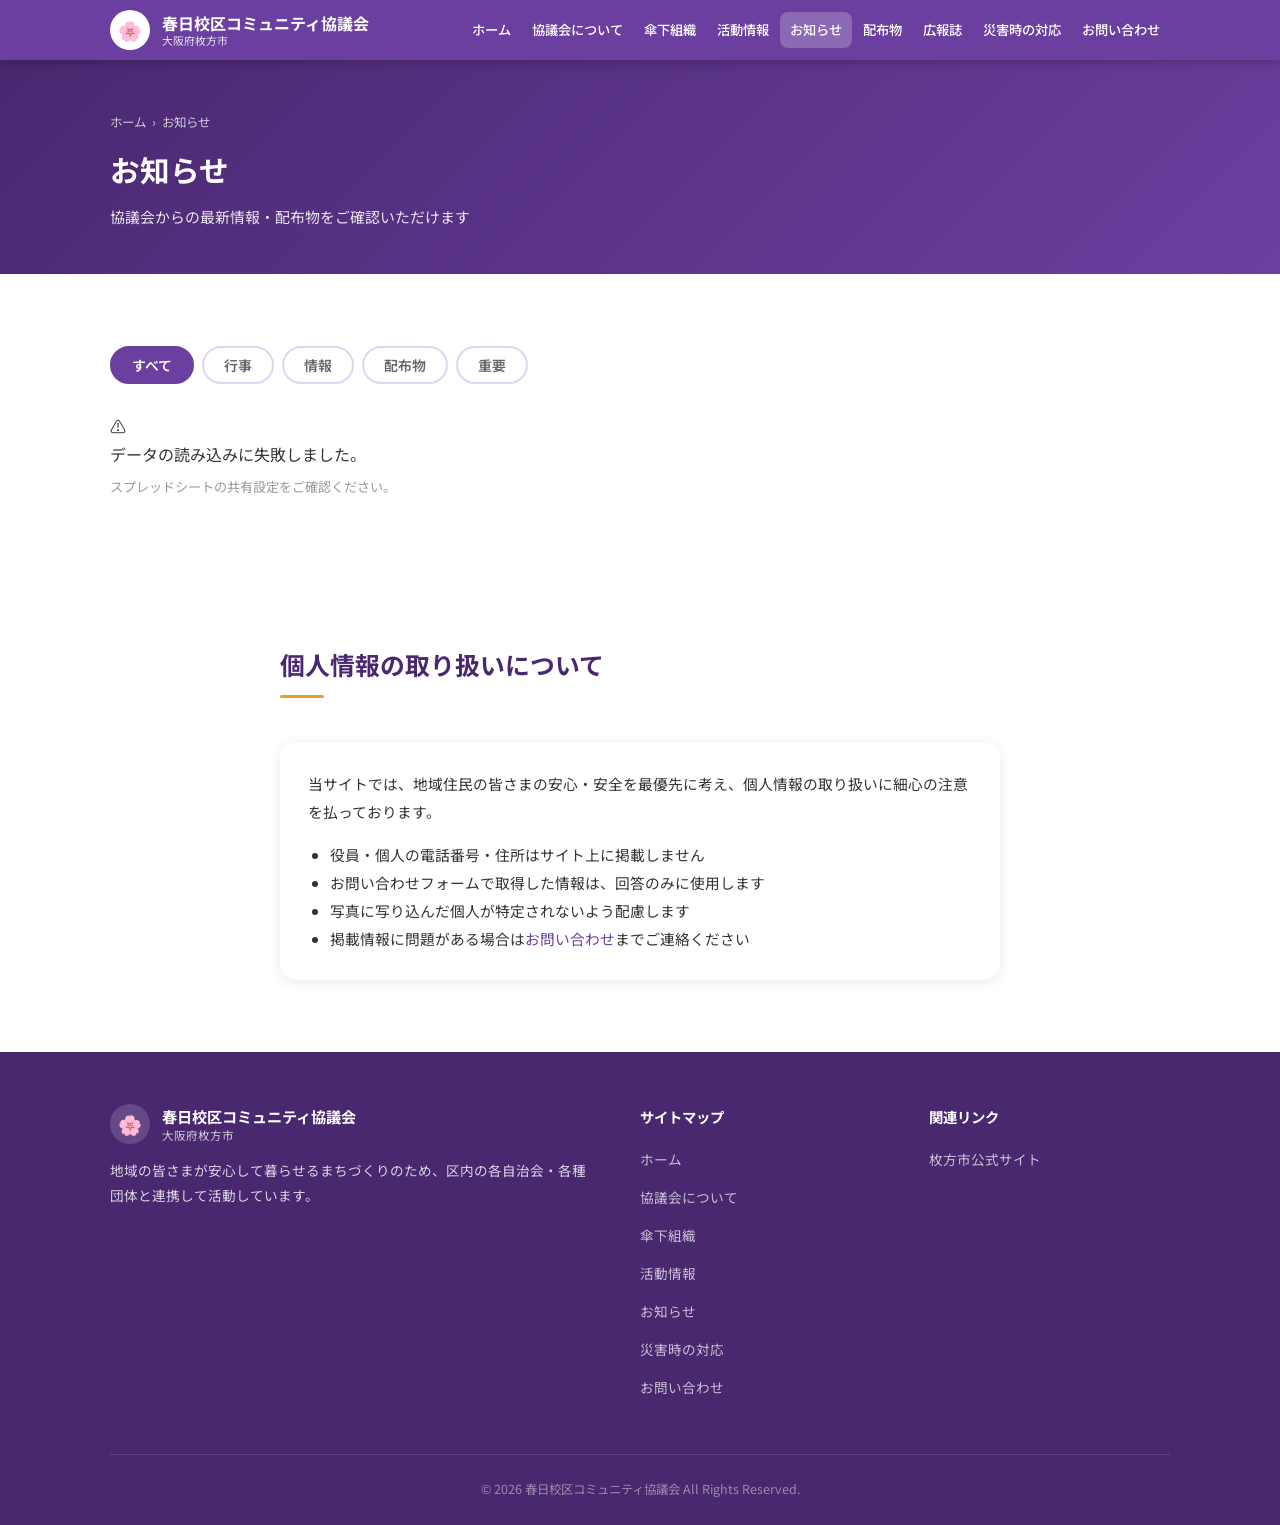
<file: news.html>
<!DOCTYPE html>
<html lang="ja">
<head>
  <meta charset="UTF-8">
  <meta name="viewport" content="width=device-width, initial-scale=1.0">
  <title>お知らせ | 春日校区コミュニティ協議会</title>
  <meta name="description" content="春日校区コミュニティ協議会からのお知らせ・配布物一覧です。">
  <link rel="canonical" href="https://hirakata-kasuga.github.io/news.html">
  <link rel="preconnect" href="https://fonts.googleapis.com">
  <link href="https://fonts.googleapis.com/css2?family=Noto+Sans+JP:wght@400;500;700&display=swap" rel="stylesheet">
  <link rel="stylesheet" href="css/style.css">
  <style>
    /* ── フィルターボタン ── */
    .filter-bar {
      display: flex;
      gap: 8px;
      flex-wrap: wrap;
      margin-bottom: 28px;
    }

    .filter-btn {
      padding: 7px 20px;
      border-radius: 24px;
      border: 2px solid var(--border);
      background: white;
      color: var(--text-light);
      font-size: 0.87rem;
      font-weight: 600;
      cursor: pointer;
      font-family: var(--font);
      transition: all var(--transition);
    }

    .filter-btn:hover,
    .filter-btn.active {
      border-color: var(--primary);
      background: var(--primary);
      color: white;
    }

    /* ── ニュースカード ── */
    .nc-card {
      background: white;
      border-radius: var(--radius-lg);
      box-shadow: var(--shadow);
      overflow: hidden;
      margin-bottom: 20px;
      display: flex;
      gap: 0;
      border-left: 5px solid var(--primary-pale);
      transition: box-shadow var(--transition), transform var(--transition);
    }

    .nc-card:hover {
      box-shadow: var(--shadow-hover);
      transform: translateX(4px);
    }

    .nc-card.nc-urgent {
      border-left-color: #C0392B;
    }

    /* 画像あり: 縦並びレイアウト */
    .nc-card:has(.nc-img-wrap) {
      flex-direction: column;
      border-left-width: 0;
      border-top: 5px solid var(--primary);
    }

    .nc-card.nc-urgent:has(.nc-img-wrap) {
      border-top-color: #C0392B;
    }

    .nc-img-wrap {
      width: 100%;
      max-height: 300px;
      overflow: hidden;
      background: var(--primary-pale);
    }

    .nc-img-wrap img {
      width: 100%;
      height: 100%;
      object-fit: cover;
      display: block;
    }

    .nc-body {
      padding: 22px 26px;
      flex: 1;
    }

    .nc-meta {
      display: flex;
      align-items: center;
      gap: 10px;
      margin-bottom: 10px;
    }

    .nc-date {
      font-size: 0.82rem;
      color: var(--text-muted);
    }

    .nc-title {
      font-size: 1.05rem;
      font-weight: 700;
      color: var(--text);
      margin-bottom: 8px;
      line-height: 1.5;
    }

    .nc-summary {
      font-size: 0.9rem;
      color: var(--text-light);
      line-height: 1.75;
    }

    .nc-pdf-link {
      display: inline-block;
      margin-top: 12px;
      padding: 6px 16px;
      background: var(--primary-pale);
      color: var(--primary);
      border-radius: var(--radius);
      font-size: 0.85rem;
      font-weight: 600;
      transition: background var(--transition);
    }

    .nc-pdf-link:hover {
      background: var(--primary);
      color: white;
    }

    /* ── 状態表示 ── */
    .nc-loading,
    .nc-empty,
    .nc-error,
    .nc-setup {
      text-align: center;
      padding: 60px 20px;
      background: white;
      border-radius: var(--radius-lg);
      box-shadow: var(--shadow);
      color: var(--text-light);
    }

    .nc-setup h3 {
      font-size: 1.1rem;
      color: var(--primary-dark);
      margin-bottom: 10px;
    }

    .nc-spinner {
      width: 40px;
      height: 40px;
      border: 4px solid var(--border);
      border-top-color: var(--primary);
      border-radius: 50%;
      animation: spin 0.8s linear infinite;
      margin: 0 auto 16px;
    }

    @keyframes spin { to { transform: rotate(360deg); } }

    /* ── スマホ対応 ── */
    @media (max-width: 600px) {
      .nc-body { padding: 16px 18px; }
      .nc-title { font-size: 0.97rem; }
    }
  </style>
</head>
<body>

<header class="site-header">
  <div class="header-inner">
    <a href="index.html" class="site-logo">
      <div class="logo-mark">🌸</div>
      <div class="logo-text">春日校区コミュニティ協議会<small>大阪府枚方市</small></div>
    </a>
    <button class="nav-toggle" aria-label="メニューを開く" aria-expanded="false">
      <span></span><span></span><span></span>
    </button>
    <nav class="site-nav">
      <a href="index.html">ホーム</a>
      <a href="about.html">協議会について</a>
      <a href="organizations.html">傘下組織</a>
      <a href="activities.html">活動情報</a>
      <a href="news.html">お知らせ</a>
      <a href="haifubutsu.html">配布物</a>
      <a href="kouhou.html">広報誌</a>
      <a href="disaster.html">災害時の対応</a>
        <a href="contact.html">お問い合わせ</a>
    </nav>
  </div>
</header>

<div class="page-header">
  <div class="container">
    <div class="breadcrumb"><a href="index.html">ホーム</a><span>›</span>お知らせ</div>
    <h1>お知らせ</h1>
    <p>協議会からの最新情報・配布物をご確認いただけます</p>
  </div>
</div>

<!-- ── お知らせ一覧 ── -->
<section class="section">
  <div class="container">

    <div class="filter-bar" role="group" aria-label="カテゴリフィルター">
      <button class="filter-btn active" data-filter="all">すべて</button>
      <button class="filter-btn" data-filter="行事">行事</button>
      <button class="filter-btn" data-filter="情報">情報</button>
      <button class="filter-btn" data-filter="配布物">配布物</button>
      <button class="filter-btn" data-filter="重要">重要</button>
    </div>

    <!-- ここにJavaScriptでカードが挿入される -->
    <div id="newsContainer"></div>

  </div>
</section>

<!-- ── プライバシーポリシー ── -->
<section class="section">
  <div class="container" style="max-width:760px;">
    <div class="section-head">
      <h2 class="section-title">個人情報の取り扱いについて</h2>
    </div>
    <div class="card">
      <p style="font-size:0.92rem; line-height:1.9; margin-bottom:1em;">
        当サイトでは、地域住民の皆さまの安心・安全を最優先に考え、個人情報の取り扱いに細心の注意を払っております。
      </p>
      <ul style="font-size:0.92rem; line-height:1.9; padding-left:1.5em;">
        <li>役員・個人の電話番号・住所はサイト上に掲載しません</li>
        <li>お問い合わせフォームで取得した情報は、回答のみに使用します</li>
        <li>写真に写り込んだ個人が特定されないよう配慮します</li>
        <li>掲載情報に問題がある場合は<a href="contact.html">お問い合わせ</a>までご連絡ください</li>
      </ul>
    </div>
  </div>
</section>

<footer class="site-footer">
  <div class="container">
    <div class="footer-grid">
      <div>
        <div class="footer-logo">
          <div class="logo-mark">🌸</div>
          <div class="footer-site-name">春日校区コミュニティ協議会<small>大阪府枚方市</small></div>
        </div>
        <p class="footer-desc">地域の皆さまが安心して暮らせるまちづくりのため、区内の各自治会・各種団体と連携して活動しています。</p>
      </div>
      <div>
        <div class="footer-col-title">サイトマップ</div>
        <ul class="footer-nav">
          <li><a href="index.html">ホーム</a></li>
          <li><a href="about.html">協議会について</a></li>
          <li><a href="organizations.html">傘下組織</a></li>
          <li><a href="activities.html">活動情報</a></li>
          <li><a href="news.html">お知らせ</a></li>
          <li><a href="disaster.html">災害時の対応</a></li>
            <li><a href="contact.html">お問い合わせ</a></li>
        </ul>
      </div>
      <div>
        <div class="footer-col-title">関連リンク</div>
        <ul class="footer-nav">
          <li><a href="https://www.city.hirakata.osaka.jp/" target="_blank" rel="noopener">枚方市公式サイト</a></li>
        </ul>
      </div>
    </div>
    <div class="footer-bottom">
      <p>&copy; 2026 春日校区コミュニティ協議会 All Rights Reserved.</p>
    </div>
  </div>
</footer>

<script src="js/config.js"></script>
<script src="js/sheets.js"></script>
<script src="js/main.js"></script>
<script src="js/news.js"></script>
</body>
</html>
</file>
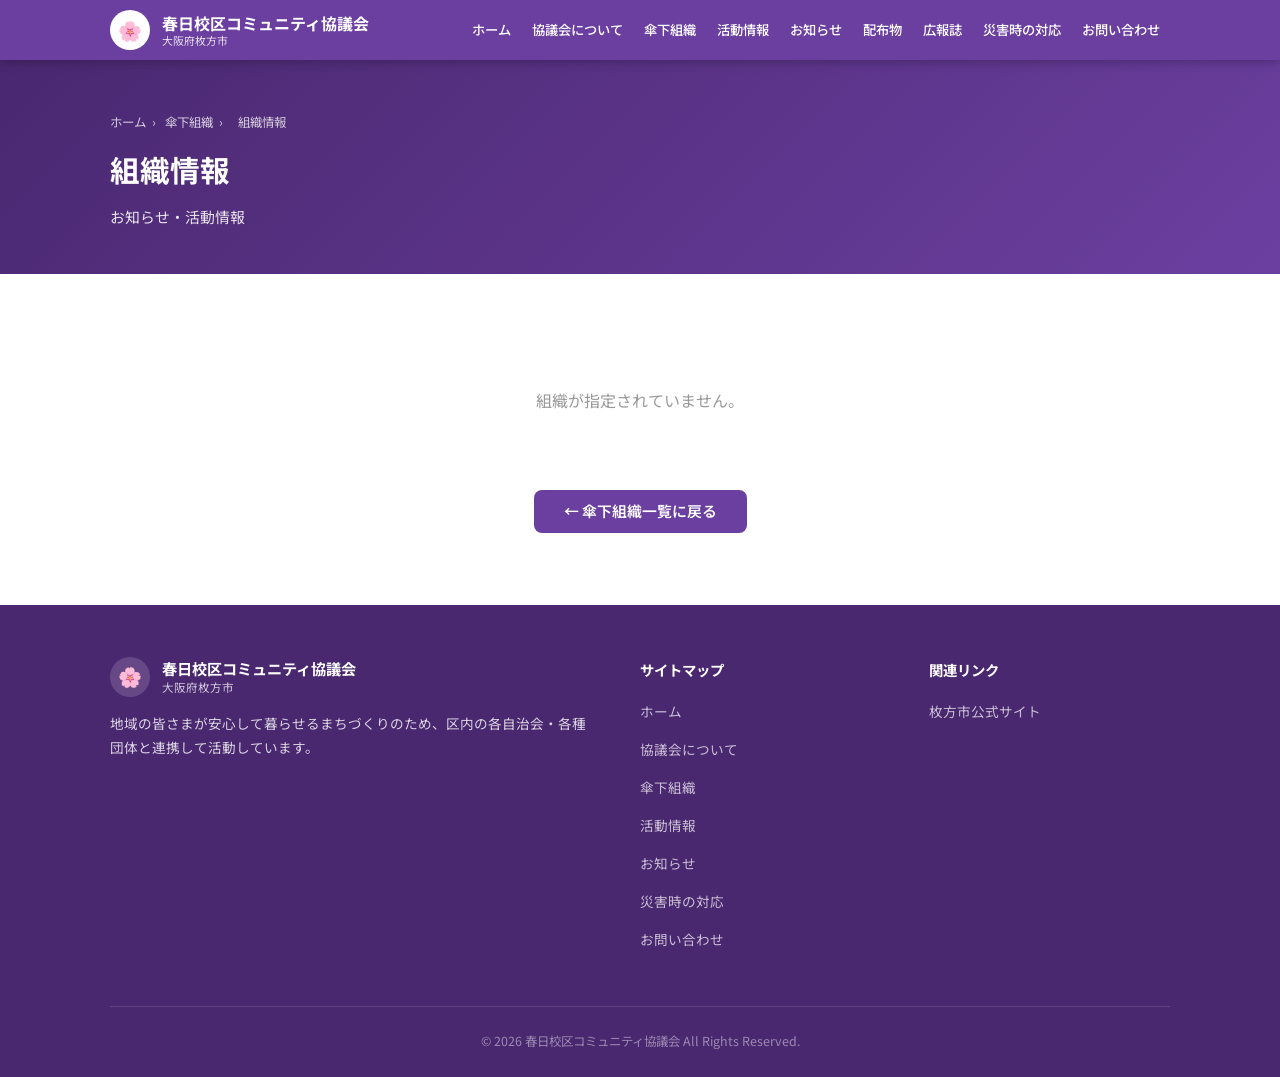
<file: org.html>
<!DOCTYPE html>
<html lang="ja">
<head>
  <meta charset="UTF-8">
  <meta name="viewport" content="width=device-width, initial-scale=1.0">
  <title>組織情報 | 春日校区コミュニティ協議会</title>
  <meta name="description" content="春日校区コミュニティ協議会 傘下組織のお知らせページです。">
  <link rel="preconnect" href="https://fonts.googleapis.com">
  <link href="https://fonts.googleapis.com/css2?family=Noto+Sans+JP:wght@400;500;700&display=swap" rel="stylesheet">
  <link rel="stylesheet" href="css/style.css">
  <style>
    .nc-card {
      background: white;
      border-radius: var(--radius-lg);
      box-shadow: var(--shadow);
      overflow: hidden;
      margin-bottom: 20px;
      border-left: 5px solid var(--primary-pale);
      transition: box-shadow var(--transition), transform var(--transition);
    }
    .nc-card:hover {
      box-shadow: var(--shadow-hover);
      transform: translateX(4px);
    }
    .nc-body { padding: 22px 26px; }
    .nc-meta {
      display: flex;
      align-items: center;
      gap: 10px;
      margin-bottom: 10px;
    }
    .nc-date { font-size: 0.82rem; color: var(--text-muted); }
    .nc-title {
      font-size: 1.05rem;
      font-weight: 700;
      color: var(--text);
      margin-bottom: 8px;
      line-height: 1.5;
    }
    .nc-summary {
      font-size: 0.9rem;
      color: var(--text-light);
      line-height: 1.75;
    }
    .nc-pdf-link {
      display: inline-block;
      margin-top: 12px;
      padding: 6px 16px;
      background: var(--primary-pale);
      color: var(--primary);
      border-radius: var(--radius);
      font-size: 0.85rem;
      font-weight: 600;
      transition: background var(--transition);
    }
    .nc-pdf-link:hover {
      background: var(--primary);
      color: white;
    }
    .nc-spinner {
      width: 40px;
      height: 40px;
      border: 4px solid var(--border);
      border-top-color: var(--primary);
      border-radius: 50%;
      animation: spin 0.8s linear infinite;
      margin: 0 auto;
    }
    @keyframes spin { to { transform: rotate(360deg); } }
    .nc-files { display:flex; flex-wrap:wrap; gap:10px; margin-top:12px; }
    .nc-file { display:block; width:150px; height:150px; border-radius:var(--radius); border:1px solid var(--border); overflow:hidden; background:var(--bg-light); text-decoration:none; }
    .nc-file img { width:100%; height:100%; object-fit:cover; display:block; }
    @media (max-width: 600px) {
      .nc-file { width:calc(50% - 5px); height:auto; aspect-ratio:1; }
      .nc-body { padding: 16px 18px; }
      .nc-title { font-size: 0.97rem; }
    }
  </style>
</head>
<body>

<header class="site-header">
  <div class="header-inner">
    <a href="index.html" class="site-logo">
      <div class="logo-mark">🌸</div>
      <div class="logo-text">春日校区コミュニティ協議会<small>大阪府枚方市</small></div>
    </a>
    <button class="nav-toggle" aria-label="メニューを開く" aria-expanded="false">
      <span></span><span></span><span></span>
    </button>
    <nav class="site-nav">
      <a href="index.html">ホーム</a>
      <a href="about.html">協議会について</a>
      <a href="organizations.html">傘下組織</a>
      <a href="activities.html">活動情報</a>
      <a href="news.html">お知らせ</a>
      <a href="haifubutsu.html">配布物</a>
      <a href="kouhou.html">広報誌</a>
      <a href="disaster.html">災害時の対応</a>
        <a href="contact.html">お問い合わせ</a>
    </nav>
  </div>
</header>

<div class="page-header">
  <div class="container">
    <div class="breadcrumb">
      <a href="index.html">ホーム</a><span>›</span>
      <a href="organizations.html">傘下組織</a><span>›</span>
      <span id="orgBreadcrumb">組織情報</span>
    </div>
    <h1 id="orgTitle">組織情報</h1>
    <p>お知らせ・活動情報</p>
  </div>
</div>

<section class="section">
  <div class="container">
    <div id="orgNewsContainer"></div>

    <div style="text-align:center; margin-top:36px;">
      <a href="organizations.html" class="btn btn-primary">← 傘下組織一覧に戻る</a>
    </div>
  </div>
</section>

<footer class="site-footer">
  <div class="container">
    <div class="footer-grid">
      <div>
        <div class="footer-logo">
          <div class="logo-mark">🌸</div>
          <div class="footer-site-name">春日校区コミュニティ協議会<small>大阪府枚方市</small></div>
        </div>
        <p class="footer-desc">地域の皆さまが安心して暮らせるまちづくりのため、区内の各自治会・各種団体と連携して活動しています。</p>
      </div>
      <div>
        <div class="footer-col-title">サイトマップ</div>
        <ul class="footer-nav">
          <li><a href="index.html">ホーム</a></li>
          <li><a href="about.html">協議会について</a></li>
          <li><a href="organizations.html">傘下組織</a></li>
          <li><a href="activities.html">活動情報</a></li>
          <li><a href="news.html">お知らせ</a></li>
          <li><a href="disaster.html">災害時の対応</a></li>
            <li><a href="contact.html">お問い合わせ</a></li>
        </ul>
      </div>
      <div>
        <div class="footer-col-title">関連リンク</div>
        <ul class="footer-nav">
          <li><a href="https://www.city.hirakata.osaka.jp/" target="_blank" rel="noopener">枚方市公式サイト</a></li>
        </ul>
      </div>
    </div>
    <div class="footer-bottom">
      <p>&copy; 2026 春日校区コミュニティ協議会 All Rights Reserved.</p>
    </div>
  </div>
</footer>

<script src="js/config.js"></script>
<script src="js/sheets.js"></script>
<script src="js/main.js"></script>
<script src="js/org.js"></script>
</body>
</html>
</file>
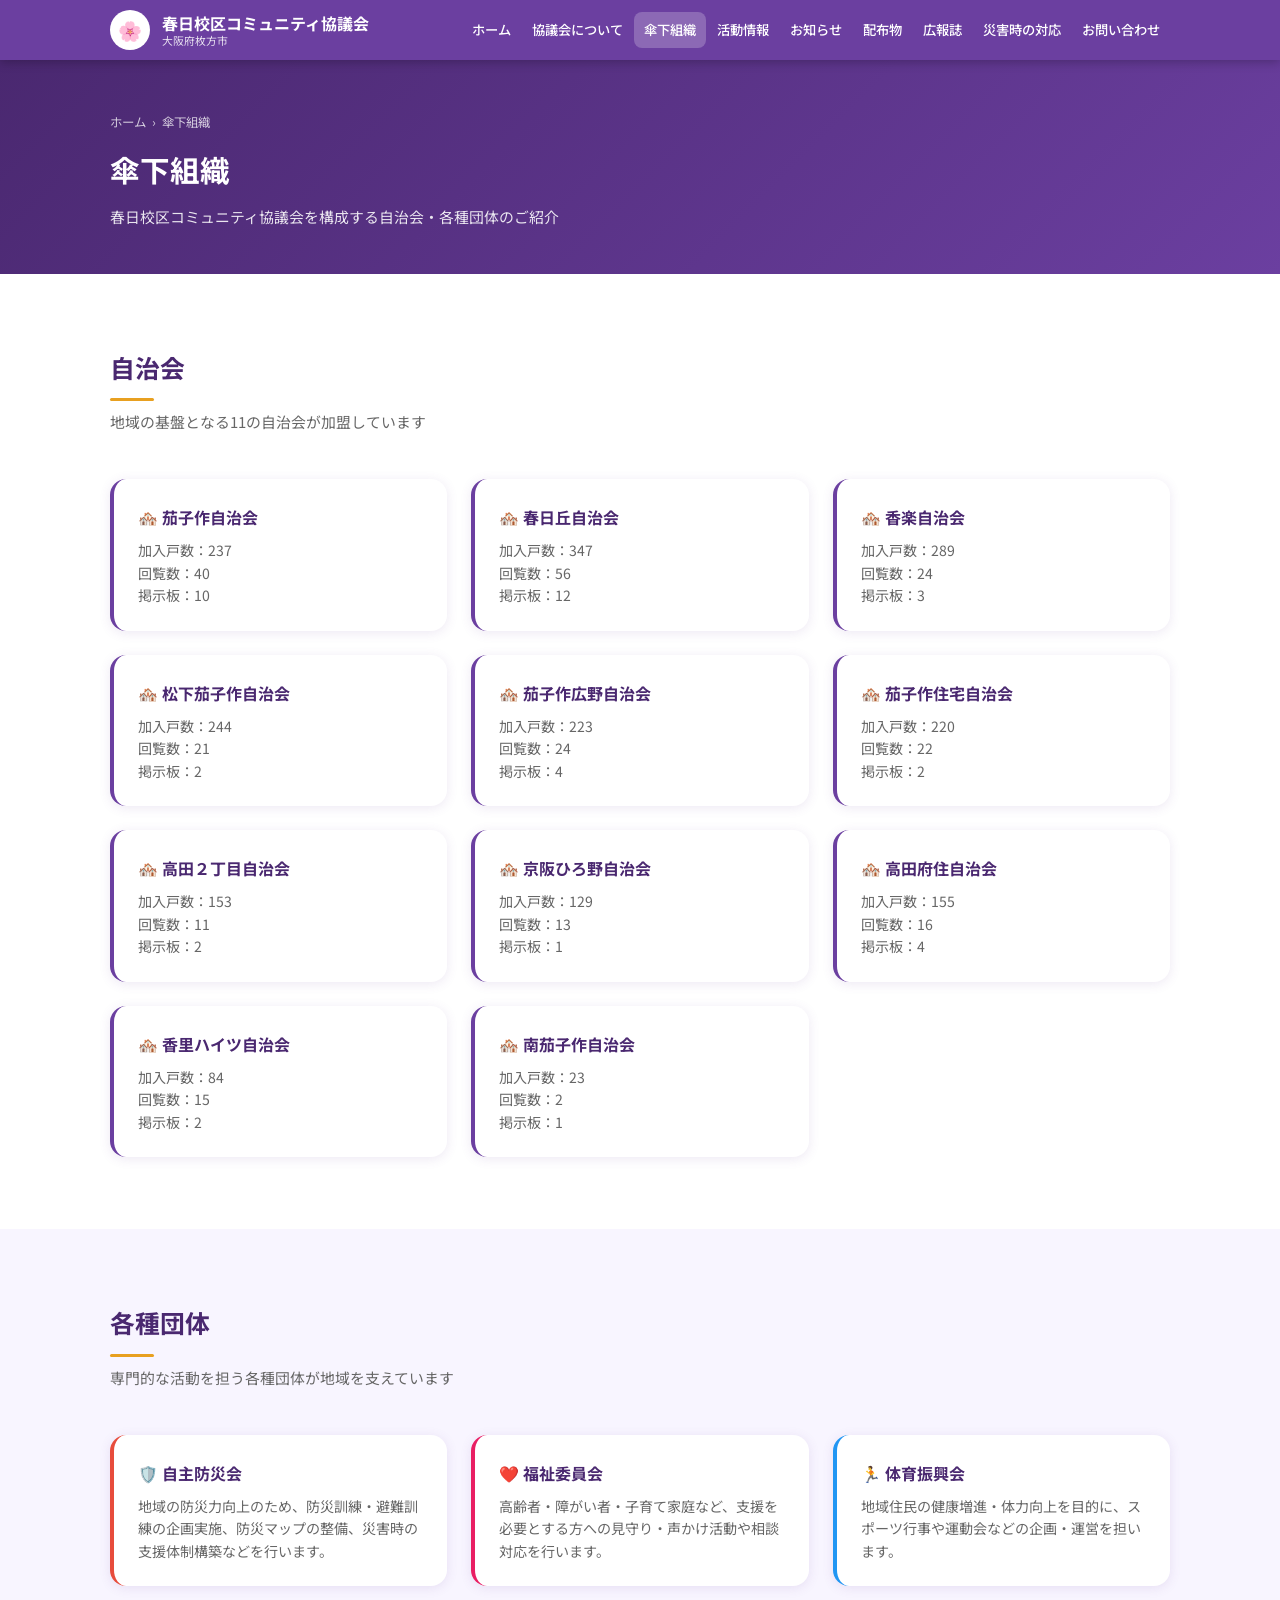
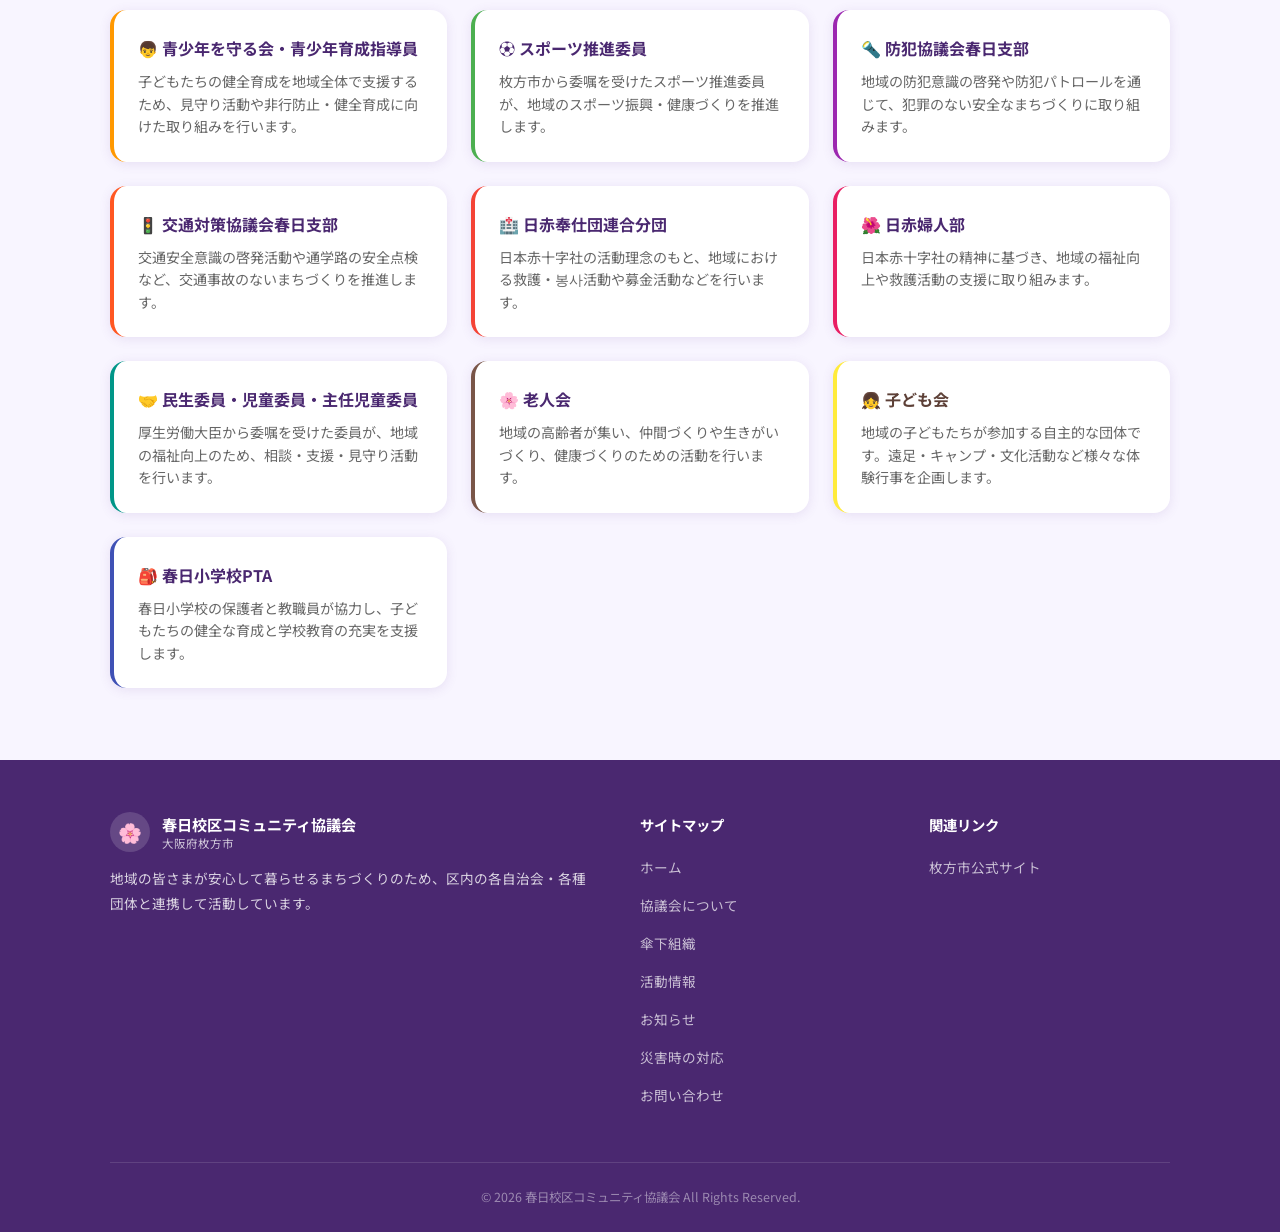
<file: organizations.html>
<!DOCTYPE html>
<html lang="ja">

<head>
  <meta charset="UTF-8">
  <meta name="viewport" content="width=device-width, initial-scale=1.0">
  <title>傘下組織 | 春日校区コミュニティ協議会</title>
  <meta name="description" content="春日校区コミュニティ協議会の傘下組織（自治会・各種団体）を紹介します。">
  <link rel="canonical" href="https://hirakata-kasuga.github.io/organizations.html">
  <link rel="preconnect" href="https://fonts.googleapis.com">
  <link href="https://fonts.googleapis.com/css2?family=Noto+Sans+JP:wght@400;500;700&display=swap" rel="stylesheet">
  <link rel="stylesheet" href="css/style.css">
</head>

<body>

  <header class="site-header">
    <div class="header-inner">
      <a href="index.html" class="site-logo">
        <div class="logo-mark">🌸</div>
        <div class="logo-text">春日校区コミュニティ協議会<small>大阪府枚方市</small></div>
      </a>
      <button class="nav-toggle" aria-label="メニューを開く" aria-expanded="false">
        <span></span><span></span><span></span>
      </button>
      <nav class="site-nav">
        <a href="index.html">ホーム</a>
        <a href="about.html">協議会について</a>
        <a href="organizations.html">傘下組織</a>
        <a href="activities.html">活動情報</a>
        <a href="news.html">お知らせ</a>
        <a href="haifubutsu.html">配布物</a>
        <a href="kouhou.html">広報誌</a>
        <a href="disaster.html">災害時の対応</a>
        <a href="contact.html">お問い合わせ</a>
      </nav>
    </div>
  </header>

  <div class="page-header">
    <div class="container">
      <div class="breadcrumb"><a href="index.html">ホーム</a><span>›</span>傘下組織</div>
      <h1>傘下組織</h1>
      <p>春日校区コミュニティ協議会を構成する自治会・各種団体のご紹介</p>
    </div>
  </div>

  <!-- ── 自治会 ── -->
  <section class="section">
    <div class="container">
      <div class="section-head">
        <h2 class="section-title">自治会</h2>
        <p class="section-desc">地域の基盤となる11の自治会が加盟しています</p>
      </div>
      <div class="grid grid-3">
        <a href="org.html?name=茄子作自治会" class="org-card">
          <div class="org-card-name">🏘️ 茄子作自治会</div>
          <p class="org-card-desc">加入戸数：237<br>回覧数：40<br>掲示板：10</p>
        </a>
        <a href="org.html?name=春日丘自治会" class="org-card">
          <div class="org-card-name">🏘️ 春日丘自治会</div>
          <p class="org-card-desc">加入戸数：347<br>回覧数：56<br>掲示板：12</p>
        </a>
        <a href="org.html?name=香楽自治会" class="org-card">
          <div class="org-card-name">🏘️ 香楽自治会</div>
          <p class="org-card-desc">加入戸数：289<br>回覧数：24<br>掲示板：3</p>
        </a>
        <a href="org.html?name=松下茄子作自治会" class="org-card">
          <div class="org-card-name">🏘️ 松下茄子作自治会</div>
          <p class="org-card-desc">加入戸数：244<br>回覧数：21<br>掲示板：2</p>
        </a>
        <a href="org.html?name=茄子作広野自治会" class="org-card">
          <div class="org-card-name">🏘️ 茄子作広野自治会</div>
          <p class="org-card-desc">加入戸数：223<br>回覧数：24<br>掲示板：4</p>
        </a>
        <a href="org.html?name=茄子作住宅自治会" class="org-card">
          <div class="org-card-name">🏘️ 茄子作住宅自治会</div>
          <p class="org-card-desc">加入戸数：220<br>回覧数：22<br>掲示板：2</p>
        </a>
        <a href="org.html?name=高田２丁目自治会" class="org-card">
          <div class="org-card-name">🏘️ 高田２丁目自治会</div>
          <p class="org-card-desc">加入戸数：153<br>回覧数：11<br>掲示板：2</p>
        </a>
        <a href="org.html?name=京阪ひろ野自治会" class="org-card">
          <div class="org-card-name">🏘️ 京阪ひろ野自治会</div>
          <p class="org-card-desc">加入戸数：129<br>回覧数：13<br>掲示板：1</p>
        </a>
        <a href="org.html?name=高田府住自治会" class="org-card">
          <div class="org-card-name">🏘️ 高田府住自治会</div>
          <p class="org-card-desc">加入戸数：155<br>回覧数：16<br>掲示板：4</p>
        </a>
        <a href="org.html?name=香里ハイツ自治会" class="org-card">
          <div class="org-card-name">🏘️ 香里ハイツ自治会</div>
          <p class="org-card-desc">加入戸数：84<br>回覧数：15<br>掲示板：2</p>
        </a>
        <a href="org.html?name=南茄子作自治会" class="org-card">
          <div class="org-card-name">🏘️ 南茄子作自治会</div>
          <p class="org-card-desc">加入戸数：23<br>回覧数：2<br>掲示板：1</p>
        </a>
      </div>
    </div>
  </section>

  <!-- ── 各種団体 ── -->
  <section class="section section-alt">
    <div class="container">
      <div class="section-head">
        <h2 class="section-title">各種団体</h2>
        <p class="section-desc">専門的な活動を担う各種団体が地域を支えています</p>
      </div>
      <div class="grid grid-3">
        <a href="org.html?name=自主防災会" class="org-card" style="border-left-color:#E74C3C;">
          <div class="org-card-name">🛡️ 自主防災会</div>
          <p class="org-card-desc">地域の防災力向上のため、防災訓練・避難訓練の企画実施、防災マップの整備、災害時の支援体制構築などを行います。</p>
        </a>
        <a href="org.html?name=福祉委員会" class="org-card" style="border-left-color:#E91E63;">
          <div class="org-card-name">❤️ 福祉委員会</div>
          <p class="org-card-desc">高齢者・障がい者・子育て家庭など、支援を必要とする方への見守り・声かけ活動や相談対応を行います。</p>
        </a>
        <a href="org.html?name=体育振興会" class="org-card" style="border-left-color:#2196F3;">
          <div class="org-card-name">🏃 体育振興会</div>
          <p class="org-card-desc">地域住民の健康増進・体力向上を目的に、スポーツ行事や運動会などの企画・運営を担います。</p>
        </a>
        <a href="org.html?name=青少年を守る会・青少年育成指導員" class="org-card" style="border-left-color:#FF9800;">
          <div class="org-card-name">👦 青少年を守る会・青少年育成指導員</div>
          <p class="org-card-desc">子どもたちの健全育成を地域全体で支援するため、見守り活動や非行防止・健全育成に向けた取り組みを行います。</p>
        </a>
        <a href="org.html?name=スポーツ推進委員" class="org-card" style="border-left-color:#4CAF50;">
          <div class="org-card-name">⚽ スポーツ推進委員</div>
          <p class="org-card-desc">枚方市から委嘱を受けたスポーツ推進委員が、地域のスポーツ振興・健康づくりを推進します。</p>
        </a>
        <a href="org.html?name=防犯協議会春日支部" class="org-card" style="border-left-color:#9C27B0;">
          <div class="org-card-name">🔦 防犯協議会春日支部</div>
          <p class="org-card-desc">地域の防犯意識の啓発や防犯パトロールを通じて、犯罪のない安全なまちづくりに取り組みます。</p>
        </a>
        <a href="org.html?name=交通対策協議会春日支部" class="org-card" style="border-left-color:#FF5722;">
          <div class="org-card-name">🚦 交通対策協議会春日支部</div>
          <p class="org-card-desc">交通安全意識の啓発活動や通学路の安全点検など、交通事故のないまちづくりを推進します。</p>
        </a>
        <a href="org.html?name=日赤奉仕団連合分団" class="org-card" style="border-left-color:#F44336;">
          <div class="org-card-name">🏥 日赤奉仕団連合分団</div>
          <p class="org-card-desc">日本赤十字社の活動理念のもと、地域における救護・봉사活動や募金活動などを行います。</p>
        </a>
        <a href="org.html?name=日赤婦人部" class="org-card" style="border-left-color:#E91E63;">
          <div class="org-card-name">🌺 日赤婦人部</div>
          <p class="org-card-desc">日本赤十字社の精神に基づき、地域の福祉向上や救護活動の支援に取り組みます。</p>
        </a>
        <a href="org.html?name=民生委員・児童委員・主任児童委員" class="org-card" style="border-left-color:#009688;">
          <div class="org-card-name">🤝 民生委員・児童委員・主任児童委員</div>
          <p class="org-card-desc">厚生労働大臣から委嘱を受けた委員が、地域の福祉向上のため、相談・支援・見守り活動を行います。</p>
        </a>
        <a href="org.html?name=老人会" class="org-card" style="border-left-color:#795548;">
          <div class="org-card-name">🌸 老人会</div>
          <p class="org-card-desc">地域の高齢者が集い、仲間づくりや生きがいづくり、健康づくりのための活動を行います。</p>
        </a>
        <a href="org.html?name=子ども会" class="org-card" style="border-left-color:#FFEB3B; border-left-width:4px;">
          <div class="org-card-name" style="color:#5D4037;">👧 子ども会</div>
          <p class="org-card-desc">地域の子どもたちが参加する自主的な団体です。遠足・キャンプ・文化活動など様々な体験行事を企画します。</p>
        </a>
        <a href="org.html?name=春日小学校PTA" class="org-card" style="border-left-color:#3F51B5;">
          <div class="org-card-name">🎒 春日小学校PTA</div>
          <p class="org-card-desc">春日小学校の保護者と教職員が協力し、子どもたちの健全な育成と学校教育の充実を支援します。</p>
        </a>
      </div>
    </div>
  </section>

  <footer class="site-footer">
    <div class="container">
      <div class="footer-grid">
        <div>
          <div class="footer-logo">
            <div class="logo-mark">🌸</div>
            <div class="footer-site-name">春日校区コミュニティ協議会<small>大阪府枚方市</small></div>
          </div>
          <p class="footer-desc">地域の皆さまが安心して暮らせるまちづくりのため、区内の各自治会・各種団体と連携して活動しています。</p>
        </div>
        <div>
          <div class="footer-col-title">サイトマップ</div>
          <ul class="footer-nav">
            <li><a href="index.html">ホーム</a></li>
            <li><a href="about.html">協議会について</a></li>
            <li><a href="organizations.html">傘下組織</a></li>
            <li><a href="activities.html">活動情報</a></li>
            <li><a href="news.html">お知らせ</a></li>
            <li><a href="disaster.html">災害時の対応</a></li>
            <li><a href="contact.html">お問い合わせ</a></li>
          </ul>
        </div>
        <div>
          <div class="footer-col-title">関連リンク</div>
          <ul class="footer-nav">
            <li><a href="https://www.city.hirakata.osaka.jp/" target="_blank" rel="noopener">枚方市公式サイト</a></li>
          </ul>
        </div>
      </div>
      <div class="footer-bottom">
        <p>&copy; 2026 春日校区コミュニティ協議会 All Rights Reserved.</p>
      </div>
    </div>
  </footer>

  <script src="js/main.js"></script>
</body>

</html>
</file>
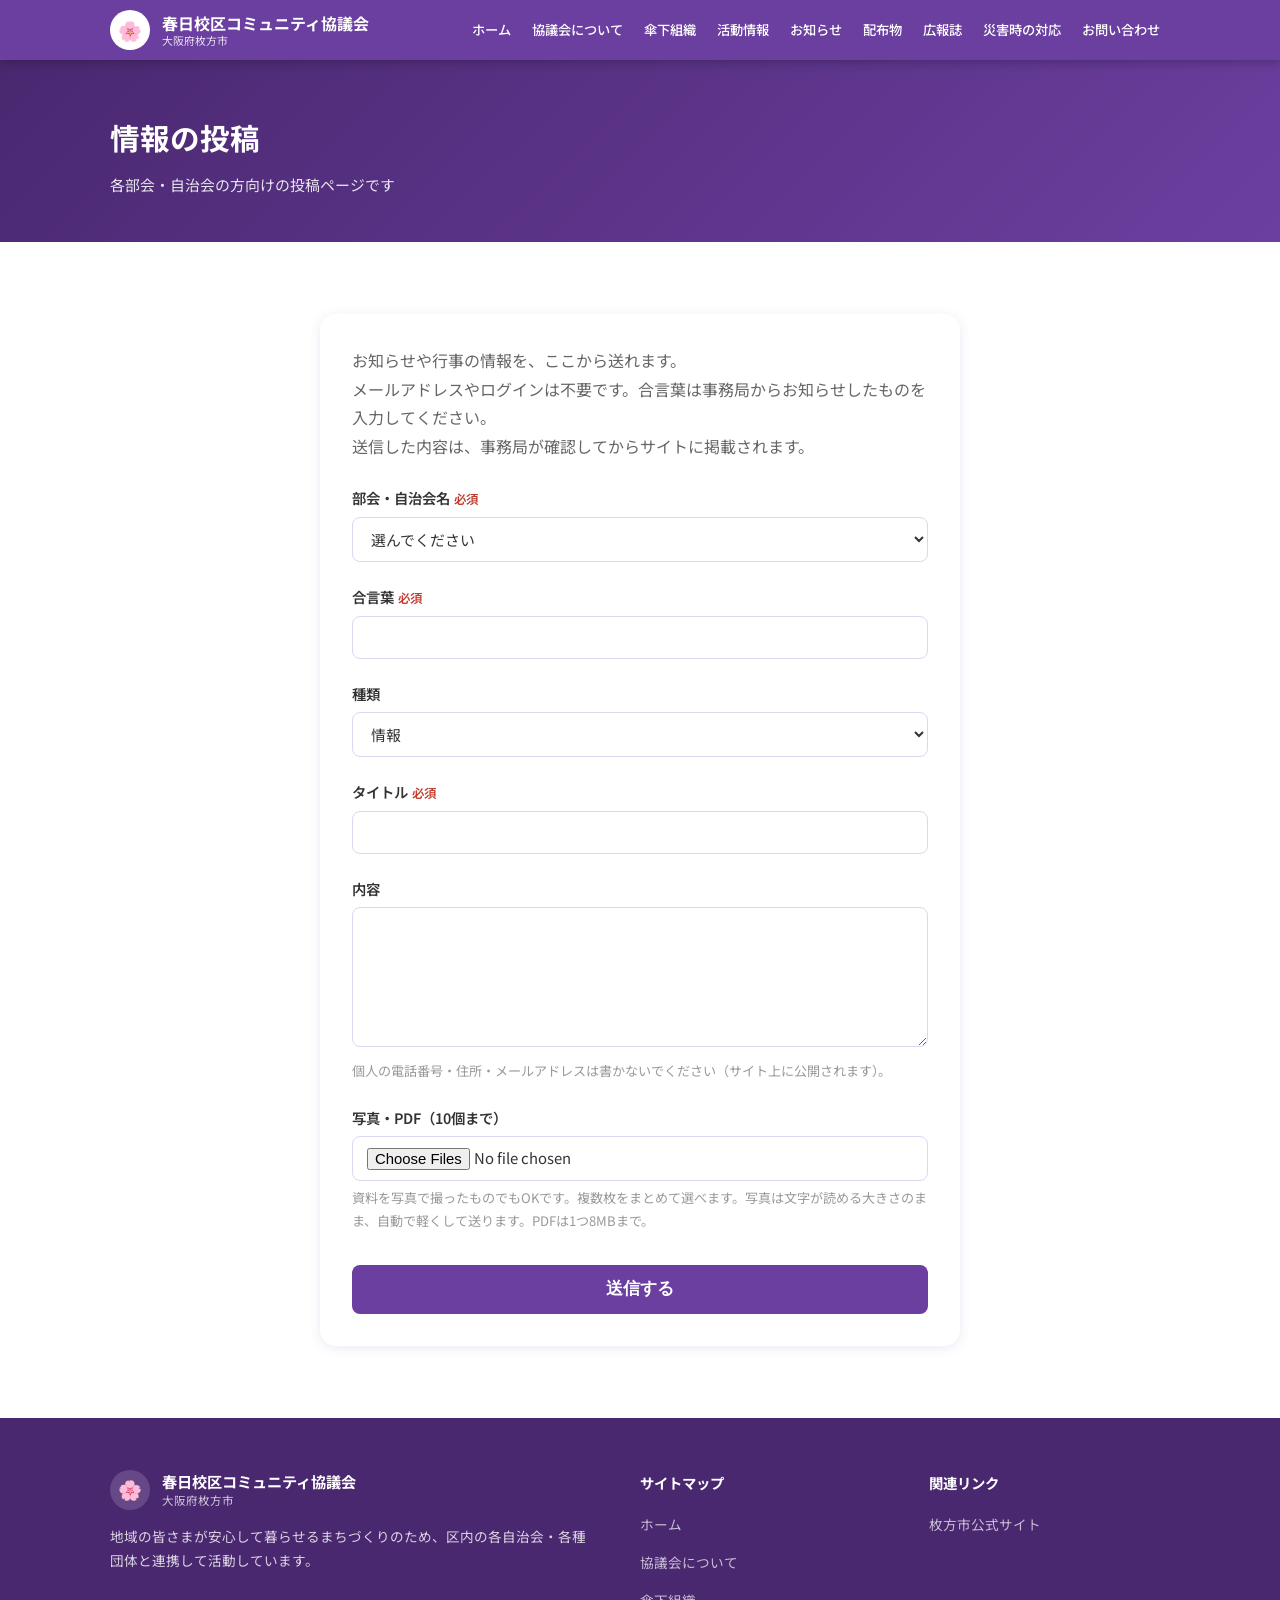
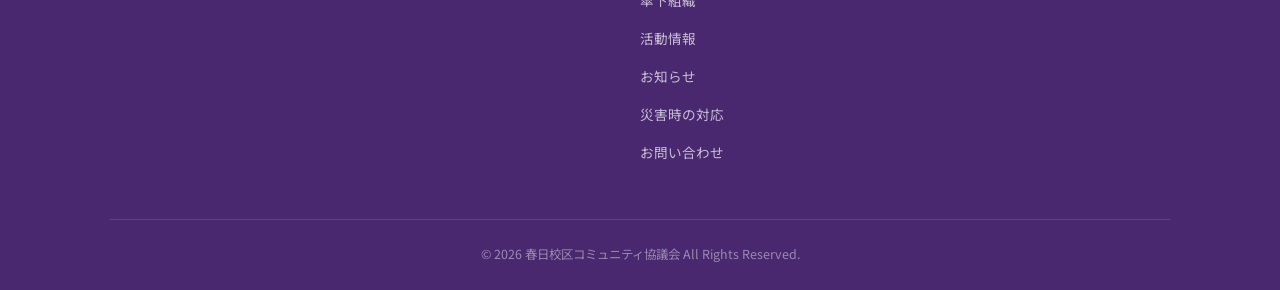
<file: post.html>
<!DOCTYPE html>
<html lang="ja">
<head>
  <meta charset="UTF-8">
  <meta name="viewport" content="width=device-width, initial-scale=1.0">
  <meta name="robots" content="noindex, nofollow">
  <title>情報の投稿 | 春日校区コミュニティ協議会</title>
  <link rel="preconnect" href="https://fonts.googleapis.com">
  <link href="https://fonts.googleapis.com/css2?family=Noto+Sans+JP:wght@400;500;700&display=swap" rel="stylesheet">
  <link rel="stylesheet" href="css/style.css">
  <style>
    .post-card { background:white; border-radius:var(--radius-lg); box-shadow:var(--shadow); padding:32px; max-width:640px; margin:0 auto; }
    .post-lead { color:var(--text-light); margin-bottom:24px; line-height:1.8; }
    .post-hint { font-size:0.82rem; color:var(--text-muted); margin-top:6px; }
    .post-hp { position:absolute; left:-9999px; }
    .post-msg { margin-top:16px; padding:12px 16px; border-radius:var(--radius); font-size:0.92rem; display:none; }
    .post-msg.error { display:block; background:#FDECEA; color:#C0392B; }
    .post-done { text-align:center; padding:32px 0; }
    .post-done .icon { font-size:3rem; margin-bottom:16px; }
    .post-previews { display:flex; flex-wrap:wrap; gap:8px; margin-top:10px; }
    .post-previews .pv { width:84px; height:84px; border-radius:var(--radius); border:1px solid var(--border); object-fit:cover; background:var(--bg-light); }
    .post-previews .pv-pdf { display:flex; align-items:center; justify-content:center; font-size:0.8rem; color:var(--primary-dark); font-weight:700; text-align:center; }
    #postSubmit { width:100%; justify-content:center; font-size:1.05rem; padding:14px; }
    #postSubmit:disabled { opacity:0.6; cursor:wait; }
    @media (max-width:600px) { .post-card { padding:22px 18px; } }
  </style>
</head>
<body>

<header class="site-header">
  <div class="header-inner">
    <a href="index.html" class="site-logo">
      <div class="logo-mark">🌸</div>
      <div class="logo-text">春日校区コミュニティ協議会<small>大阪府枚方市</small></div>
    </a>
    <button class="nav-toggle" aria-label="メニューを開く" aria-expanded="false">
      <span></span><span></span><span></span>
    </button>
    <nav class="site-nav">
      <a href="index.html">ホーム</a>
      <a href="about.html">協議会について</a>
      <a href="organizations.html">傘下組織</a>
      <a href="activities.html">活動情報</a>
      <a href="news.html">お知らせ</a>
      <a href="haifubutsu.html">配布物</a>
      <a href="kouhou.html">広報誌</a>
      <a href="disaster.html">災害時の対応</a>
        <a href="contact.html">お問い合わせ</a>
    </nav>
  </div>
</header>

<div class="page-header">
  <div class="container">
    <h1>情報の投稿</h1>
    <p>各部会・自治会の方向けの投稿ページです</p>
  </div>
</div>

<section class="section">
  <div class="container">
    <div class="post-card" id="postCard">
      <p class="post-lead">
        お知らせや行事の情報を、ここから送れます。<br>
        メールアドレスやログインは不要です。合言葉は事務局からお知らせしたものを入力してください。<br>
        送信した内容は、事務局が確認してからサイトに掲載されます。
      </p>

      <form id="postForm" novalidate>
        <div class="form-group">
          <label class="form-label" for="fOrg">部会・自治会名<span class="req">必須</span></label>
          <select class="form-control" id="fOrg" required></select>
        </div>

        <div class="form-group">
          <label class="form-label" for="fPass">合言葉<span class="req">必須</span></label>
          <input class="form-control" type="password" id="fPass" autocomplete="off" required>
        </div>

        <div class="form-group">
          <label class="form-label" for="fCat">種類</label>
          <select class="form-control" id="fCat">
            <option value="情報">情報</option>
            <option value="行事">行事</option>
            <option value="重要">重要</option>
          </select>
        </div>

        <div class="form-group">
          <label class="form-label" for="fTitle">タイトル<span class="req">必須</span></label>
          <input class="form-control" type="text" id="fTitle" maxlength="100" required>
        </div>

        <div class="form-group">
          <label class="form-label" for="fBody">内容</label>
          <textarea class="form-control" id="fBody" maxlength="3000"></textarea>
          <p class="post-hint">個人の電話番号・住所・メールアドレスは書かないでください（サイト上に公開されます）。</p>
        </div>

        <div class="form-group">
          <label class="form-label" for="fFile">写真・PDF（10個まで）</label>
          <input class="form-control" type="file" id="fFile" accept="image/*,application/pdf" multiple>
          <p class="post-hint">資料を写真で撮ったものでもOKです。複数枚をまとめて選べます。写真は文字が読める大きさのまま、自動で軽くして送ります。PDFは1つ8MBまで。</p>
          <div class="post-previews" id="filePreviews"></div>
        </div>

        <div class="post-hp" aria-hidden="true">
          <label>この欄は空のままにしてください<input type="text" id="fHp" tabindex="-1" autocomplete="off"></label>
        </div>

        <button type="submit" class="btn btn-primary" id="postSubmit">送信する</button>
        <div class="post-msg" id="postMsg" role="alert"></div>
      </form>
    </div>
  </div>
</section>

<footer class="site-footer">
  <div class="container">
    <div class="footer-grid">
      <div>
        <div class="footer-logo">
          <div class="logo-mark">🌸</div>
          <div class="footer-site-name">春日校区コミュニティ協議会<small>大阪府枚方市</small></div>
        </div>
        <p class="footer-desc">地域の皆さまが安心して暮らせるまちづくりのため、区内の各自治会・各種団体と連携して活動しています。</p>
      </div>
      <div>
        <div class="footer-col-title">サイトマップ</div>
        <ul class="footer-nav">
          <li><a href="index.html">ホーム</a></li>
          <li><a href="about.html">協議会について</a></li>
          <li><a href="organizations.html">傘下組織</a></li>
          <li><a href="activities.html">活動情報</a></li>
          <li><a href="news.html">お知らせ</a></li>
          <li><a href="disaster.html">災害時の対応</a></li>
            <li><a href="contact.html">お問い合わせ</a></li>
        </ul>
      </div>
      <div>
        <div class="footer-col-title">関連リンク</div>
        <ul class="footer-nav">
          <li><a href="https://www.city.hirakata.osaka.jp/" target="_blank" rel="noopener">枚方市公式サイト</a></li>
        </ul>
      </div>
    </div>
    <div class="footer-bottom">
      <p>&copy; 2026 春日校区コミュニティ協議会 All Rights Reserved.</p>
    </div>
  </div>
</footer>

<script src="js/config.js"></script>
<script src="js/main.js"></script>
<script src="js/post.js"></script>
</body>
</html>
</file>
<file: css/style.css>
/* =============================================
   春日校区コミュニティ協議会 共通スタイル
   ============================================= */

*, *::before, *::after {
  box-sizing: border-box;
  margin: 0;
  padding: 0;
}

:root {
  --primary:       #6B3FA0;
  --primary-dark:  #4A2870;
  --primary-light: #9B6FD0;
  --primary-pale:  #F0E8FF;
  --accent:        #E8A020;
  --text:          #333333;
  --text-light:    #666666;
  --text-muted:    #999999;
  --bg:            #FFFFFF;
  --bg-light:      #F8F5FF;
  --border:        #E0D5F0;
  --shadow:        0 2px 12px rgba(107, 63, 160, 0.12);
  --shadow-hover:  0 6px 24px rgba(107, 63, 160, 0.22);
  --radius:        8px;
  --radius-lg:     16px;
  --font:          'Noto Sans JP', 'Hiragino Sans', 'Yu Gothic UI', 'Meiryo', sans-serif;
  --transition:    0.2s ease;
}

html { font-size: 16px; scroll-behavior: smooth; }

body {
  font-family: var(--font);
  color: var(--text);
  background: var(--bg);
  line-height: 1.75;
}

a { color: var(--primary); text-decoration: none; transition: color var(--transition); }
a:hover { color: var(--primary-dark); }
img { max-width: 100%; height: auto; display: block; }

.container {
  max-width: 1100px;
  margin: 0 auto;
  padding: 0 20px;
}

/* ── Header ── */
.site-header {
  background: var(--primary);
  color: white;
  position: sticky;
  top: 0;
  z-index: 200;
  box-shadow: 0 2px 10px rgba(0,0,0,0.25);
}

.header-inner {
  display: flex;
  align-items: center;
  justify-content: space-between;
  padding: 10px 20px;
  max-width: 1100px;
  margin: 0 auto;
}

.site-logo {
  display: flex;
  align-items: center;
  gap: 12px;
  color: white;
  font-weight: 700;
  font-size: 1rem;
  line-height: 1.3;
}

.site-logo:hover { color: white; }

.logo-mark {
  width: 40px;
  height: 40px;
  background: white;
  border-radius: 50%;
  display: flex;
  align-items: center;
  justify-content: center;
  color: var(--primary);
  font-size: 1.2rem;
  flex-shrink: 0;
}

.logo-text small {
  display: block;
  font-size: 0.68rem;
  font-weight: 400;
  opacity: 0.85;
}

.nav-toggle {
  display: none;
  background: none;
  border: none;
  color: white;
  cursor: pointer;
  padding: 6px;
  flex-direction: column;
  gap: 5px;
}

.nav-toggle span {
  display: block;
  width: 24px;
  height: 2px;
  background: white;
  border-radius: 2px;
  transition: var(--transition);
}

.nav-toggle.open span:nth-child(1) { transform: translateY(7px) rotate(45deg); }
.nav-toggle.open span:nth-child(2) { opacity: 0; }
.nav-toggle.open span:nth-child(3) { transform: translateY(-7px) rotate(-45deg); }

.site-nav { display: flex; gap: 1px; align-items: center; }

.site-nav a {
  color: white;
  padding: 6px 10px;
  border-radius: var(--radius);
  font-size: 0.83rem;
  font-weight: 500;
  transition: background var(--transition);
  white-space: nowrap;
}

.site-nav a:hover,
.site-nav a.active {
  background: rgba(255,255,255,0.22);
  color: white;
}

/* ── Hero ── */
.hero {
  background: linear-gradient(135deg, var(--primary-dark) 0%, var(--primary) 55%, var(--primary-light) 100%);
  color: white;
  padding: 90px 20px 80px;
  text-align: center;
  position: relative;
  overflow: hidden;
}

.hero::before {
  content: '';
  position: absolute;
  inset: 0;
  background: url("data:image/svg+xml,%3Csvg width='60' height='60' viewBox='0 0 60 60' xmlns='http://www.w3.org/2000/svg'%3E%3Cg fill='none' fill-rule='evenodd'%3E%3Cg fill='%23ffffff' fill-opacity='0.04'%3E%3Cpath d='M36 34v-4h-2v4h-4v2h4v4h2v-4h4v-2h-4zm0-30V0h-2v4h-4v2h4v4h2V6h4V4h-4zM6 34v-4H4v4H0v2h4v4h2v-4h4v-2H6zM6 4V0H4v4H0v2h4v4h2V6h4V4H6z'/%3E%3C/g%3E%3C/g%3E%3C/svg%3E");
}

.hero-content { position: relative; z-index: 1; }

.hero-badge {
  display: inline-block;
  background: rgba(255,255,255,0.18);
  border: 1px solid rgba(255,255,255,0.4);
  padding: 4px 18px;
  border-radius: 20px;
  font-size: 0.82rem;
  margin-bottom: 18px;
  letter-spacing: 0.05em;
}

.hero h1 {
  font-size: 2.3rem;
  font-weight: 700;
  margin-bottom: 16px;
  line-height: 1.35;
  text-shadow: 0 1px 3px rgba(0,0,0,0.15);
}

.hero p {
  font-size: 1.05rem;
  opacity: 0.92;
  max-width: 580px;
  margin: 0 auto 36px;
}

.hero-btns { display: flex; gap: 12px; justify-content: center; flex-wrap: wrap; }

/* ── Buttons ── */
.btn {
  display: inline-block;
  padding: 12px 28px;
  border-radius: var(--radius);
  font-weight: 600;
  font-size: 0.93rem;
  cursor: pointer;
  border: 2px solid transparent;
  transition: all var(--transition);
  line-height: 1;
}

.btn-white { background: white; color: var(--primary); }
.btn-white:hover { background: var(--primary-pale); color: var(--primary-dark); }

.btn-outline { background: transparent; color: white; border-color: rgba(255,255,255,0.65); }
.btn-outline:hover { background: rgba(255,255,255,0.18); color: white; }

.btn-primary { background: var(--primary); color: white; }
.btn-primary:hover { background: var(--primary-dark); color: white; }

/* ── Sections ── */
.section { padding: 72px 0; }
.section-alt { background: var(--bg-light); }

.section-head { margin-bottom: 44px; }
.section-head.center { text-align: center; }

.section-title {
  font-size: 1.55rem;
  font-weight: 700;
  color: var(--primary-dark);
  padding-bottom: 12px;
  position: relative;
  margin-bottom: 8px;
}

.section-title::after {
  content: '';
  position: absolute;
  bottom: 0;
  left: 0;
  width: 44px;
  height: 3px;
  background: var(--accent);
  border-radius: 2px;
}

.section-head.center .section-title::after {
  left: 50%;
  transform: translateX(-50%);
}

.section-desc {
  color: var(--text-light);
  font-size: 0.93rem;
  margin-top: 6px;
}

/* ── Cards ── */
.card {
  background: white;
  border-radius: var(--radius-lg);
  padding: 28px;
  box-shadow: var(--shadow);
  transition: box-shadow var(--transition), transform var(--transition);
}

.card:hover { box-shadow: var(--shadow-hover); transform: translateY(-3px); }

.grid { display: grid; gap: 24px; }
.grid-2 { grid-template-columns: repeat(2, 1fr); }
.grid-3 { grid-template-columns: repeat(3, 1fr); }

/* ── Quick Links ── */
.quick-links { display: grid; grid-template-columns: repeat(4, 1fr); gap: 16px; }

.quick-link {
  display: flex;
  flex-direction: column;
  align-items: center;
  gap: 12px;
  padding: 28px 16px;
  background: white;
  border-radius: var(--radius-lg);
  box-shadow: var(--shadow);
  text-align: center;
  color: var(--text);
  font-weight: 600;
  font-size: 0.9rem;
  transition: all var(--transition);
  border: 2px solid transparent;
}

.quick-link:hover {
  box-shadow: var(--shadow-hover);
  transform: translateY(-4px);
  color: var(--primary);
  border-color: var(--primary-pale);
}

.ql-icon {
  width: 56px;
  height: 56px;
  background: var(--primary-pale);
  border-radius: 50%;
  display: flex;
  align-items: center;
  justify-content: center;
  font-size: 1.6rem;
  transition: background var(--transition);
}

.quick-link:hover .ql-icon { background: var(--primary); }

/* ── News ── */
.news-list { list-style: none; }

.news-item {
  display: flex;
  align-items: flex-start;
  gap: 14px;
  padding: 14px 0;
  border-bottom: 1px solid var(--border);
}

.news-item:last-child { border-bottom: none; }

.news-meta { display: flex; align-items: center; gap: 8px; flex-shrink: 0; min-width: 170px; }

.news-date { font-size: 0.83rem; color: var(--text-muted); white-space: nowrap; }

.tag {
  display: inline-block;
  padding: 2px 10px;
  border-radius: 12px;
  font-size: 0.75rem;
  font-weight: 700;
  white-space: nowrap;
}

.tag-info    { background: var(--primary-pale); color: var(--primary); }
.tag-event   { background: #FFF3CD; color: #856404; }
.tag-notice  { background: #D4EDDA; color: #155724; }
.tag-urgent  { background: #F8D7DA; color: #721c24; }

.news-text { font-size: 0.93rem; }
.news-text a:hover { color: var(--primary); }

/* ── Org Chart ── */
.org-wrap { overflow-x: auto; padding-bottom: 8px; }

.org-chart { min-width: 640px; font-size: 0.88rem; }

.org-top { text-align: center; margin-bottom: 0; }

.org-box-main {
  display: inline-block;
  background: var(--primary);
  color: white;
  padding: 14px 32px;
  border-radius: var(--radius);
  font-weight: 700;
  font-size: 1.05rem;
  position: relative;
}

.org-box-main::after {
  content: '';
  position: absolute;
  bottom: -24px;
  left: 50%;
  transform: translateX(-50%);
  width: 2px;
  height: 24px;
  background: var(--border);
}

.org-row {
  display: flex;
  gap: 12px;
  justify-content: center;
  flex-wrap: wrap;
  padding-top: 24px;
  position: relative;
}

.org-row::before {
  content: '';
  position: absolute;
  top: 0;
  left: 10%;
  right: 10%;
  height: 2px;
  background: var(--border);
}

.org-col {
  display: flex;
  flex-direction: column;
  align-items: center;
  gap: 8px;
  position: relative;
}

.org-col::before {
  content: '';
  position: absolute;
  top: -24px;
  left: 50%;
  transform: translateX(-50%);
  width: 2px;
  height: 24px;
  background: var(--border);
}

.org-box-sub {
  background: var(--primary-pale);
  color: var(--primary-dark);
  padding: 8px 16px;
  border-radius: var(--radius);
  font-weight: 600;
  text-align: center;
  white-space: nowrap;
}

.org-box-leaf {
  background: white;
  border: 1px solid var(--border);
  color: var(--text);
  padding: 5px 12px;
  border-radius: var(--radius);
  font-size: 0.82rem;
  text-align: center;
  white-space: nowrap;
}

.org-leaves {
  display: flex;
  flex-direction: column;
  gap: 6px;
  align-items: center;
  position: relative;
  padding-top: 16px;
}

.org-leaves::before {
  content: '';
  position: absolute;
  top: 0;
  left: 50%;
  transform: translateX(-50%);
  width: 2px;
  height: 16px;
  background: var(--border);
}

/* ── Page Header ── */
.page-header {
  background: linear-gradient(135deg, var(--primary-dark), var(--primary));
  color: white;
  padding: 52px 20px 44px;
}

.breadcrumb {
  font-size: 0.78rem;
  opacity: 0.75;
  margin-bottom: 10px;
}

.breadcrumb a { color: white; }
.breadcrumb a:hover { opacity: 1; color: white; text-decoration: underline; }
.breadcrumb span { margin: 0 6px; }

.page-header h1 { font-size: 1.85rem; font-weight: 700; margin-bottom: 8px; }
.page-header p   { opacity: 0.88; font-size: 0.93rem; }

/* ── Table ── */
.table-wrap { overflow-x: auto; }

table { width: 100%; border-collapse: collapse; font-size: 0.9rem; }
th {
  background: var(--primary);
  color: white;
  padding: 11px 16px;
  text-align: left;
  font-weight: 600;
  white-space: nowrap;
}
td { padding: 11px 16px; border-bottom: 1px solid var(--border); vertical-align: top; }
tr:last-child td { border-bottom: none; }
tr:nth-child(even) td { background: var(--bg-light); }

/* ── Form ── */
.form-group { margin-bottom: 22px; }

.form-label {
  display: block;
  font-size: 0.9rem;
  font-weight: 600;
  margin-bottom: 6px;
}

.form-label .req { color: #C0392B; font-size: 0.78rem; margin-left: 4px; }

.form-control {
  width: 100%;
  padding: 10px 14px;
  border: 1px solid var(--border);
  border-radius: var(--radius);
  font-size: 0.93rem;
  font-family: var(--font);
  color: var(--text);
  background: white;
  transition: border-color var(--transition), box-shadow var(--transition);
}

.form-control:focus {
  outline: none;
  border-color: var(--primary-light);
  box-shadow: 0 0 0 3px rgba(107,63,160,0.14);
}

textarea.form-control { min-height: 140px; resize: vertical; }

/* ── Org Card ── */
.org-card {
  background: white;
  border-radius: var(--radius-lg);
  padding: 24px;
  box-shadow: var(--shadow);
  border-left: 4px solid var(--primary);
  transition: box-shadow var(--transition), transform var(--transition);
}

.org-card:hover { box-shadow: var(--shadow-hover); transform: translateY(-2px); }

.org-card-name {
  font-size: 1rem;
  font-weight: 700;
  color: var(--primary-dark);
  margin-bottom: 8px;
}

.org-card-desc { font-size: 0.88rem; color: var(--text-light); line-height: 1.6; }

/* ── Greeting ── */
.greeting-card {
  background: white;
  border-radius: var(--radius-lg);
  padding: 40px;
  box-shadow: var(--shadow);
  display: grid;
  grid-template-columns: 1fr 220px;
  gap: 40px;
  align-items: start;
}

.greeting-text p { margin-bottom: 1em; font-size: 0.95rem; line-height: 1.9; }
.greeting-sign { text-align: right; font-size: 0.9rem; color: var(--text-light); margin-top: 16px; }
.greeting-sign strong { display: block; font-size: 1.1rem; color: var(--primary-dark); margin-top: 4px; }

.greeting-img {
  background: var(--primary-pale);
  border-radius: var(--radius-lg);
  height: 200px;
  display: flex;
  align-items: center;
  justify-content: center;
  color: var(--primary-light);
  font-size: 4rem;
}

/* ── Activity Timeline ── */
.timeline { position: relative; padding-left: 28px; }
.timeline::before {
  content: '';
  position: absolute;
  left: 8px;
  top: 0;
  bottom: 0;
  width: 2px;
  background: var(--border);
}

.timeline-item {
  position: relative;
  margin-bottom: 28px;
}

.timeline-item::before {
  content: '';
  position: absolute;
  left: -24px;
  top: 6px;
  width: 12px;
  height: 12px;
  background: var(--primary);
  border-radius: 50%;
  border: 2px solid white;
  box-shadow: 0 0 0 2px var(--primary);
}

.timeline-month {
  font-size: 0.82rem;
  color: var(--primary);
  font-weight: 700;
  margin-bottom: 4px;
  text-transform: uppercase;
}

.timeline-content {
  background: white;
  border-radius: var(--radius);
  padding: 14px 18px;
  box-shadow: var(--shadow);
  font-size: 0.9rem;
}

.timeline-content ul { margin: 4px 0 0 18px; }
.timeline-content li { margin-bottom: 4px; }

/* ── Footer ── */
.site-footer {
  background: var(--primary-dark);
  color: rgba(255,255,255,0.8);
  padding: 52px 0 24px;
}

.footer-grid {
  display: grid;
  grid-template-columns: 2fr 1fr 1fr;
  gap: 48px;
  margin-bottom: 44px;
}

.footer-logo { display: flex; align-items: center; gap: 12px; margin-bottom: 14px; }
.footer-logo .logo-mark { background: rgba(255,255,255,0.15); color: white; }
.footer-site-name { color: white; font-size: 0.95rem; font-weight: 700; line-height: 1.4; }
.footer-site-name small { display: block; font-size: 0.72rem; font-weight: 400; opacity: 0.75; }

.footer-desc { font-size: 0.85rem; line-height: 1.8; }

.footer-col-title { color: white; font-size: 0.9rem; font-weight: 700; margin-bottom: 14px; }

.footer-nav { list-style: none; }
.footer-nav li { margin-bottom: 10px; }
.footer-nav a { color: rgba(255,255,255,0.7); font-size: 0.85rem; }
.footer-nav a:hover { color: white; }

.footer-bottom {
  border-top: 1px solid rgba(255,255,255,0.12);
  padding-top: 24px;
  text-align: center;
  font-size: 0.78rem;
  color: rgba(255,255,255,0.45);
}

/* ── Alert ── */
.alert {
  padding: 14px 20px;
  border-radius: var(--radius);
  margin-bottom: 20px;
  font-size: 0.9rem;
  border-left: 4px solid;
}

.alert-info { background: var(--primary-pale); border-color: var(--primary); color: var(--primary-dark); }
.alert-warn { background: #FFF3CD; border-color: #FFC107; color: #856404; }

/* ── Responsive ── */
@media (max-width: 900px) {
  .greeting-card { grid-template-columns: 1fr; }
  .greeting-img { height: 140px; }
  .footer-grid { grid-template-columns: 1fr 1fr; gap: 32px; }
  .footer-grid > *:first-child { grid-column: 1 / -1; }
}

@media (max-width: 768px) {
  .nav-toggle { display: flex; }

  .site-nav {
    display: none;
    position: absolute;
    top: 100%;
    left: 0; right: 0;
    background: var(--primary-dark);
    flex-direction: column;
    padding: 12px;
    gap: 4px;
    box-shadow: 0 4px 12px rgba(0,0,0,0.3);
  }

  .site-nav.open { display: flex; }
  .site-nav a { padding: 11px 16px; font-size: 0.93rem; }
  .site-header { position: relative; }

  .hero { padding: 64px 20px 56px; }
  .hero h1 { font-size: 1.65rem; }
  .section { padding: 52px 0; }

  .grid-2, .grid-3 { grid-template-columns: 1fr; }
  .quick-links { grid-template-columns: repeat(2, 1fr); }
  .footer-grid { grid-template-columns: 1fr; gap: 28px; }
}

@media (max-width: 480px) {
  .hero h1 { font-size: 1.4rem; }
  .news-meta { min-width: unset; flex-wrap: wrap; }
  .page-header h1 { font-size: 1.5rem; }
}
</file>
